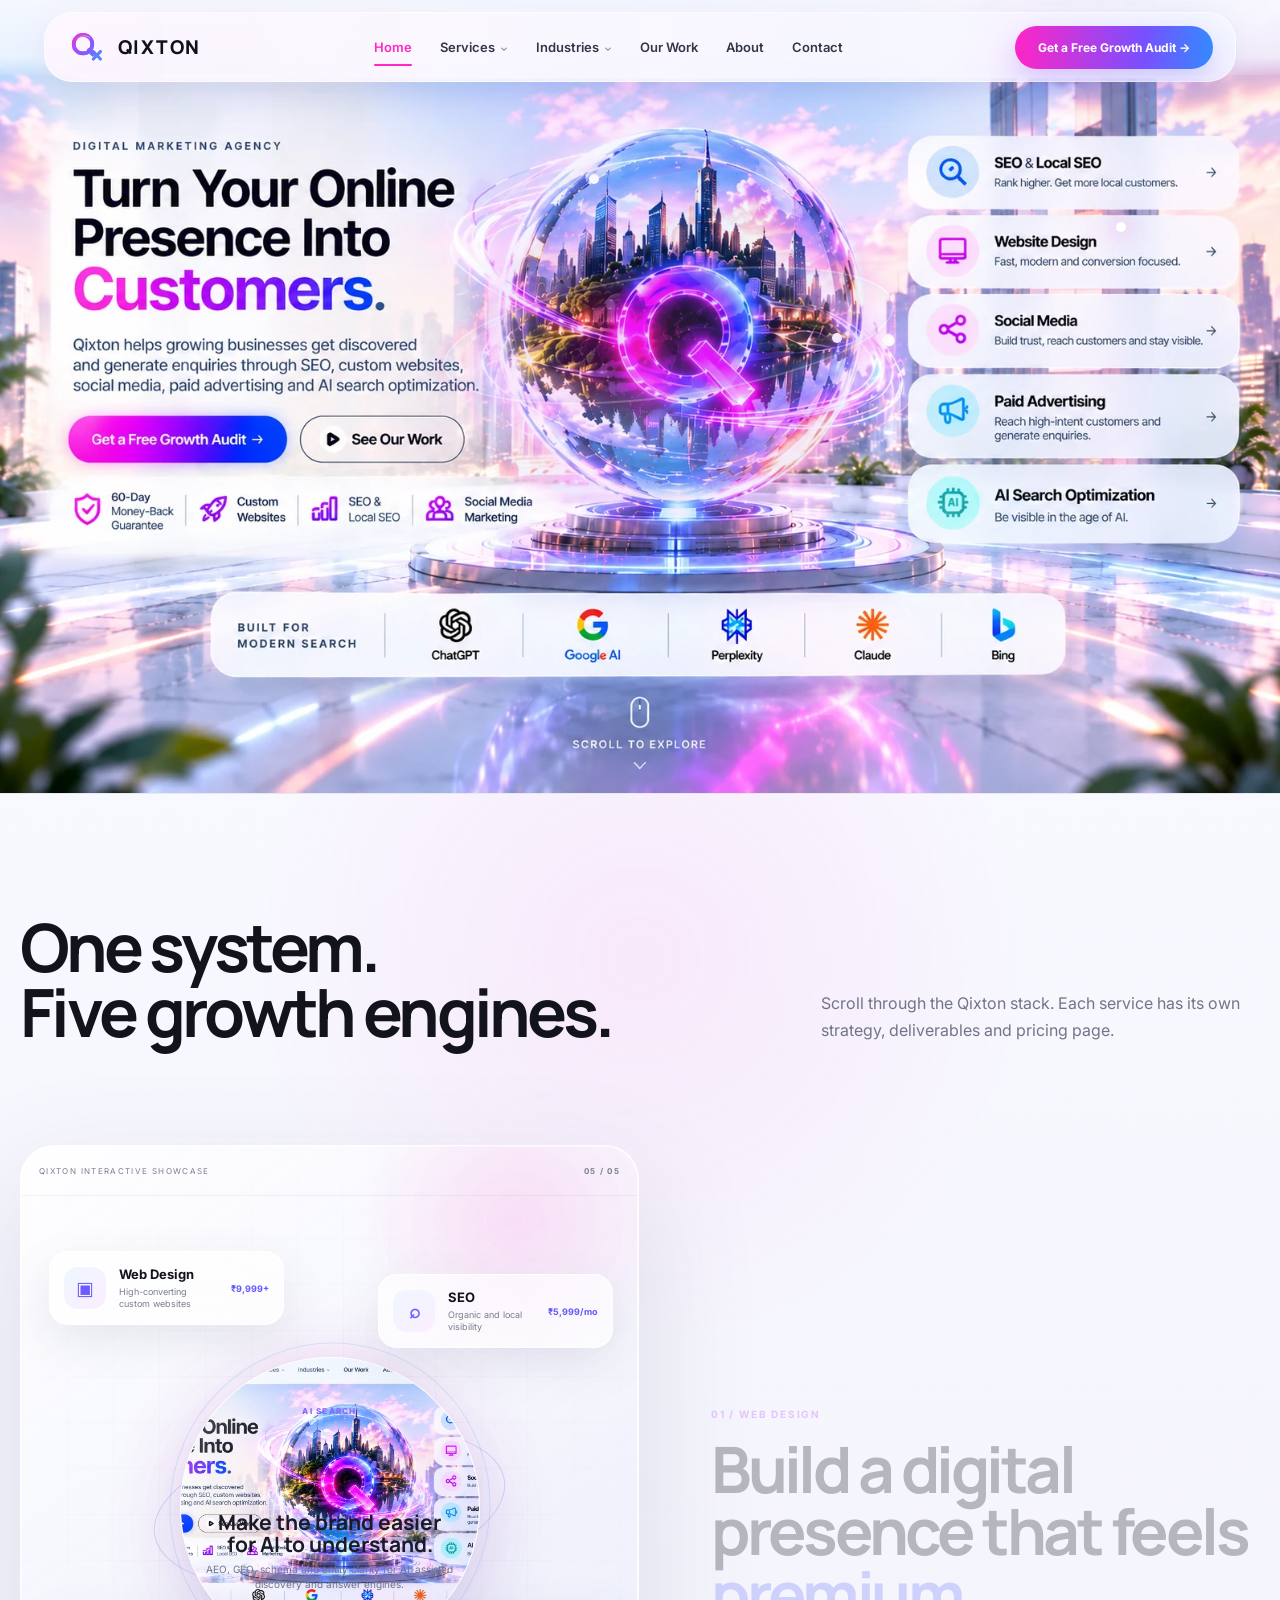
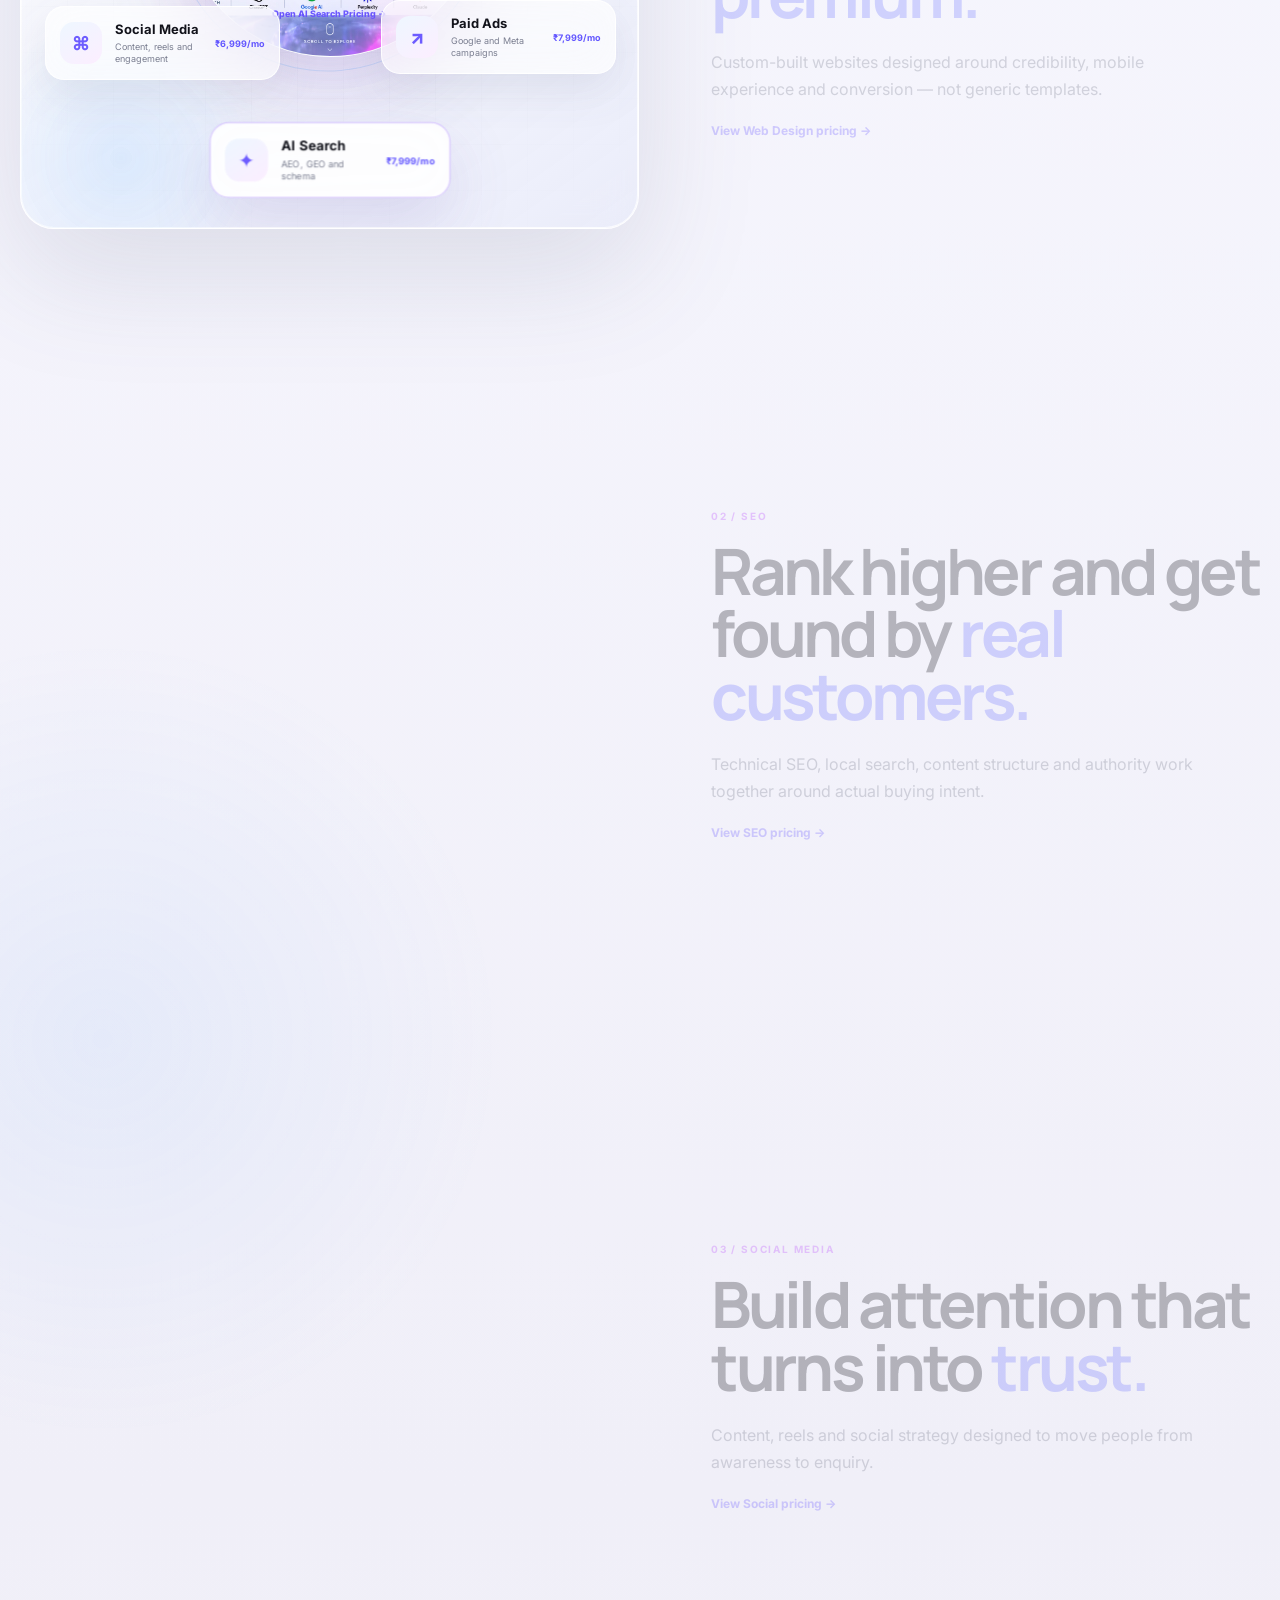
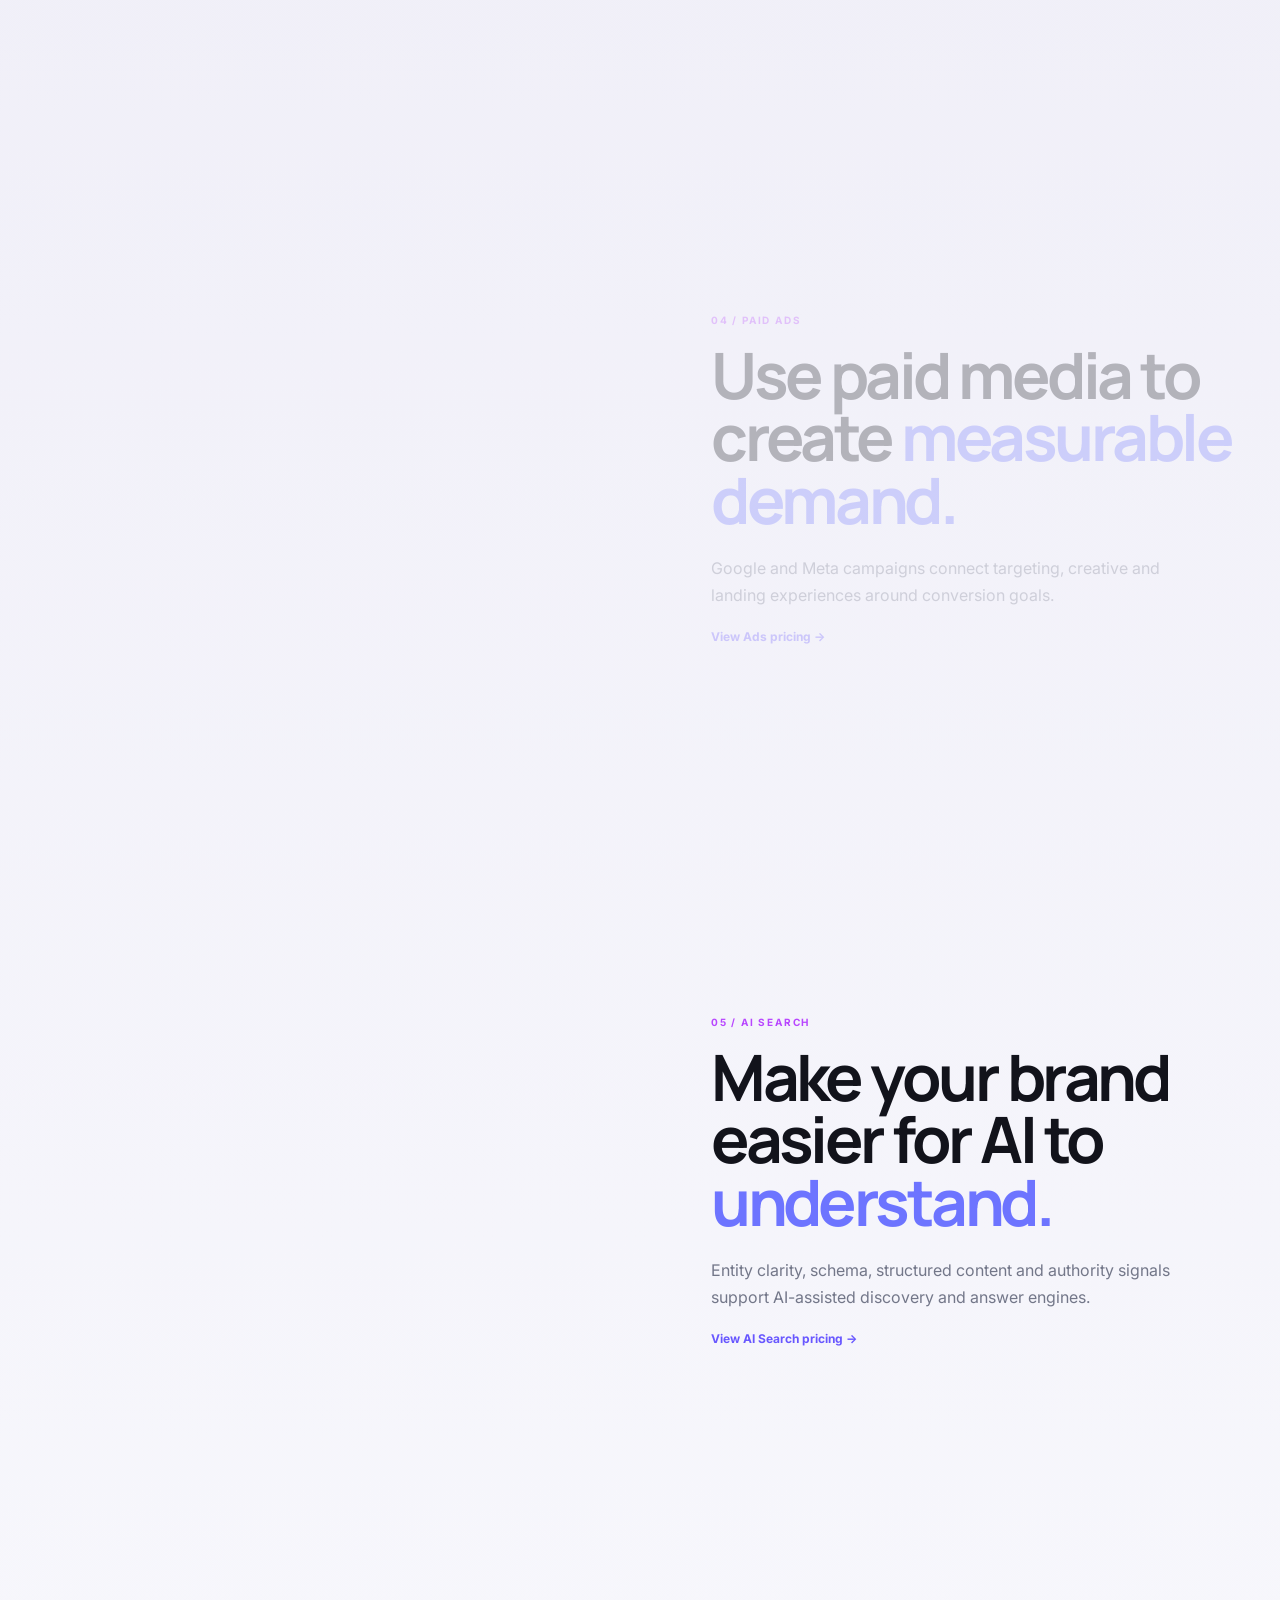
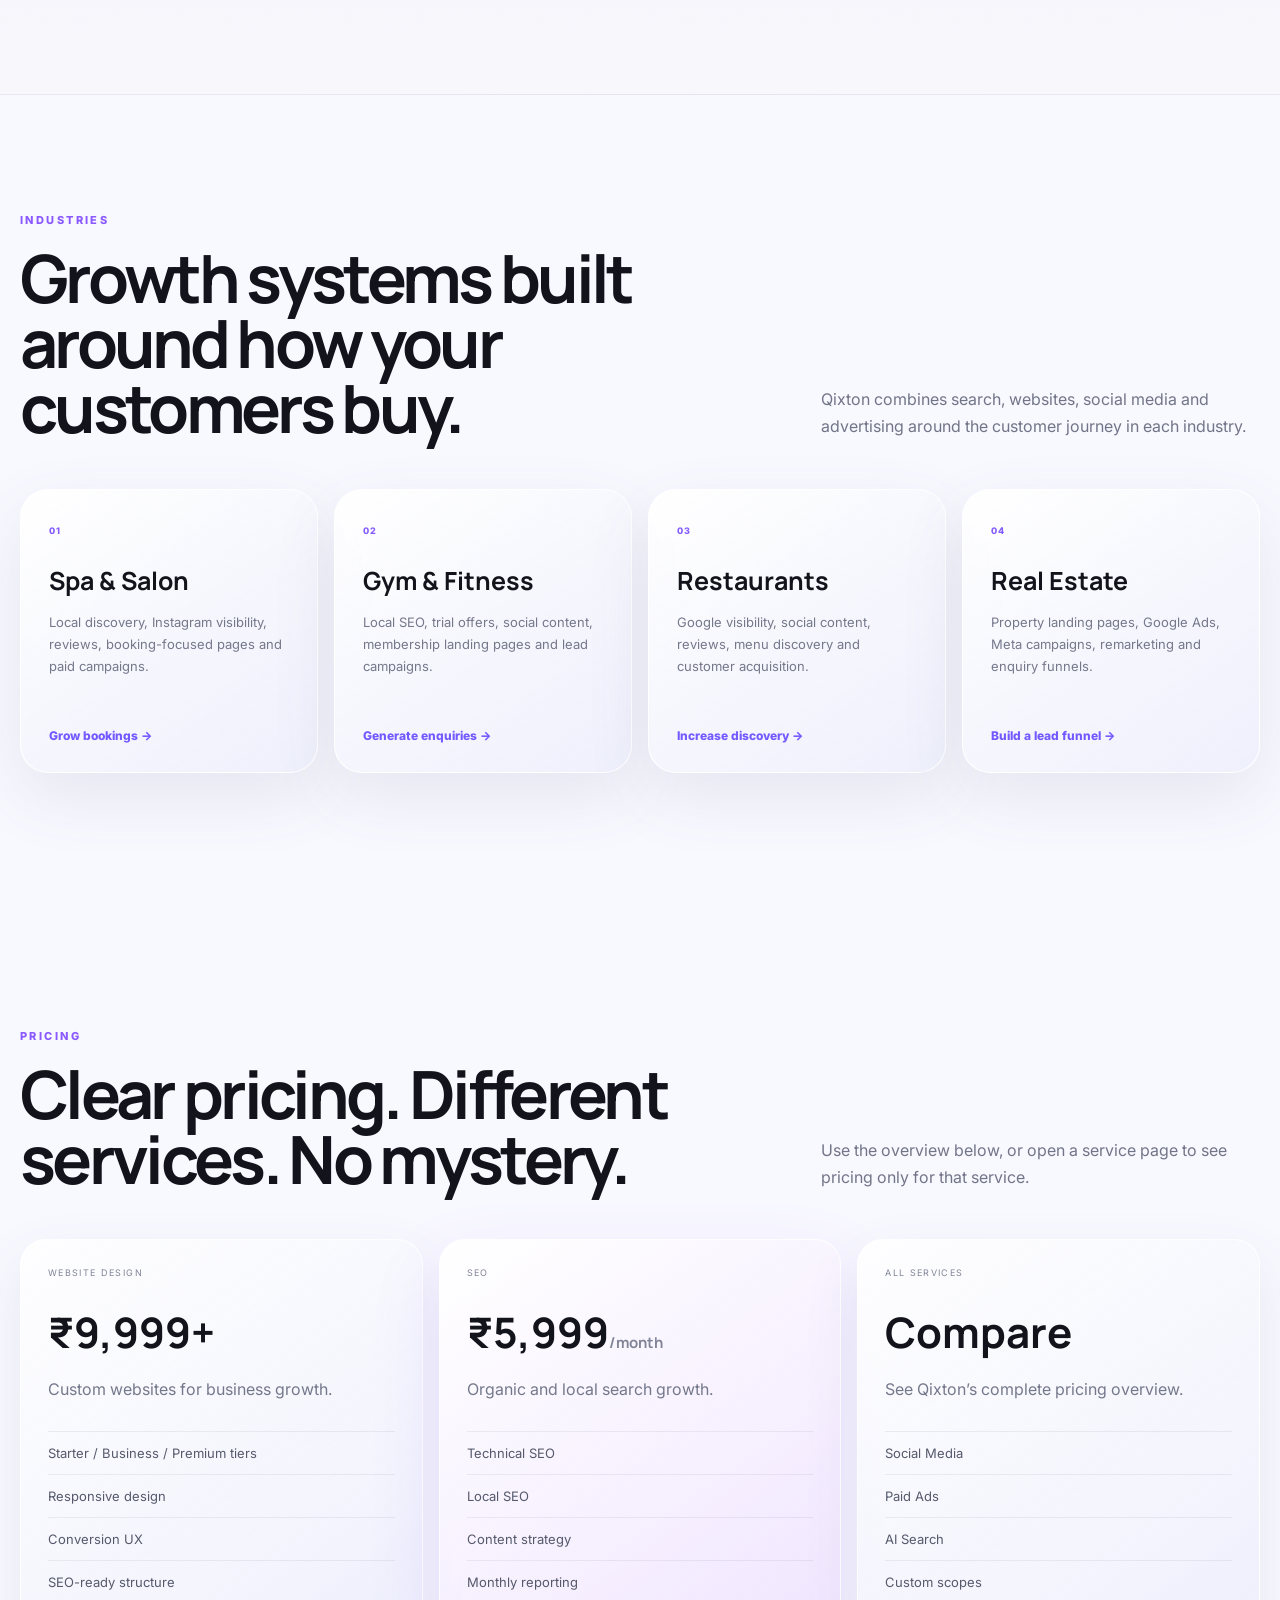
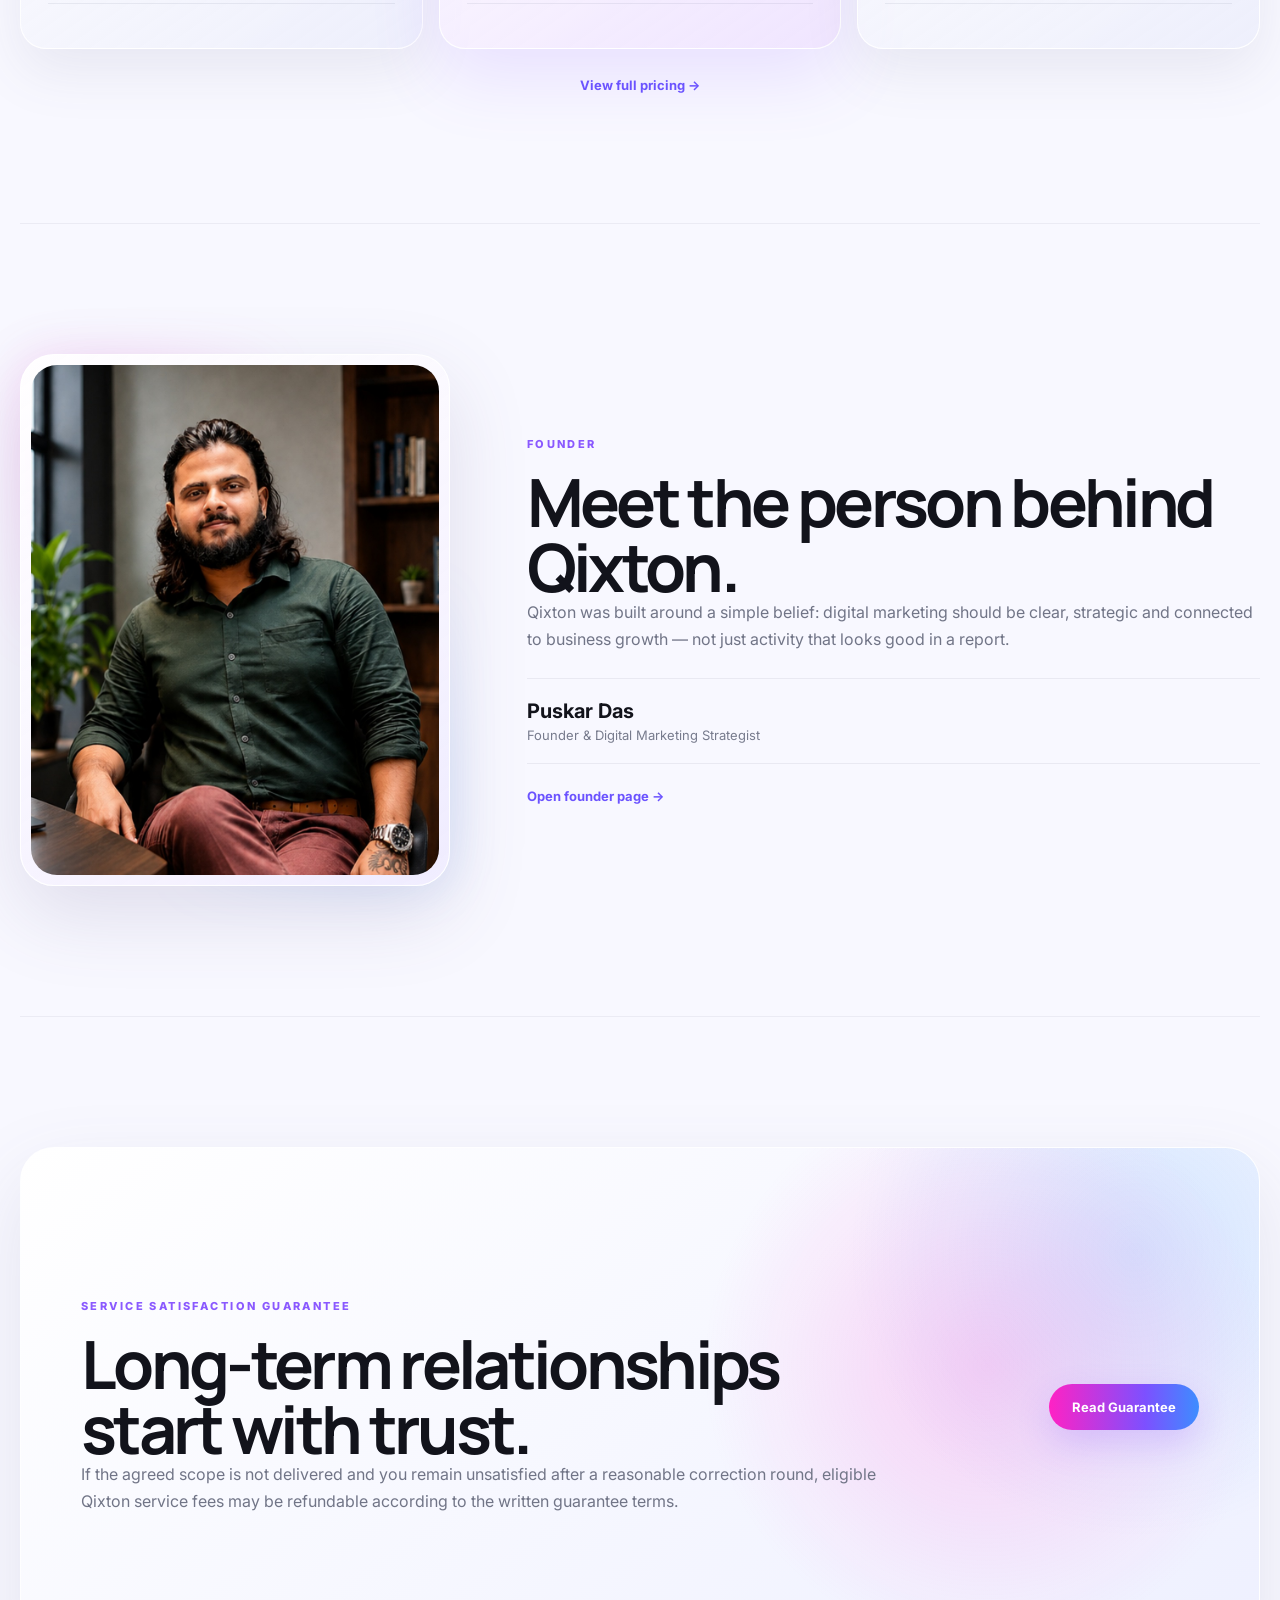
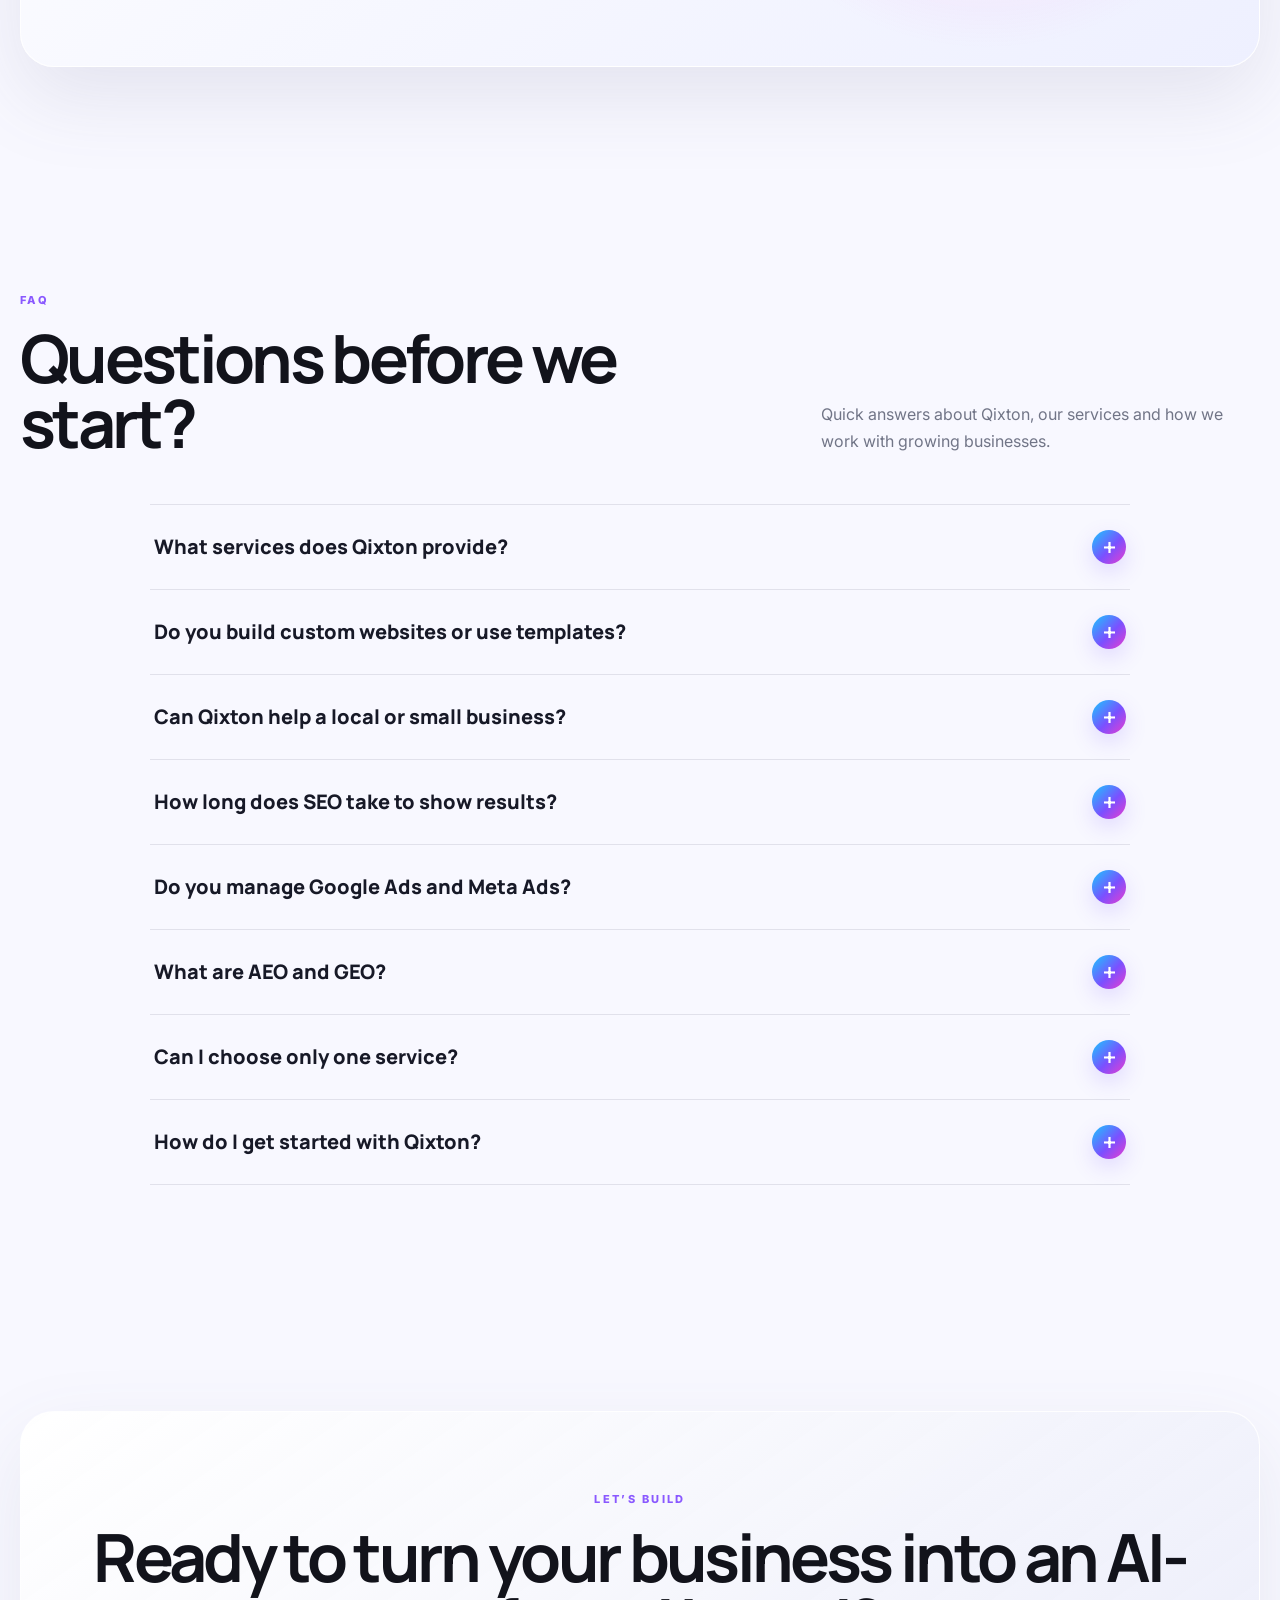
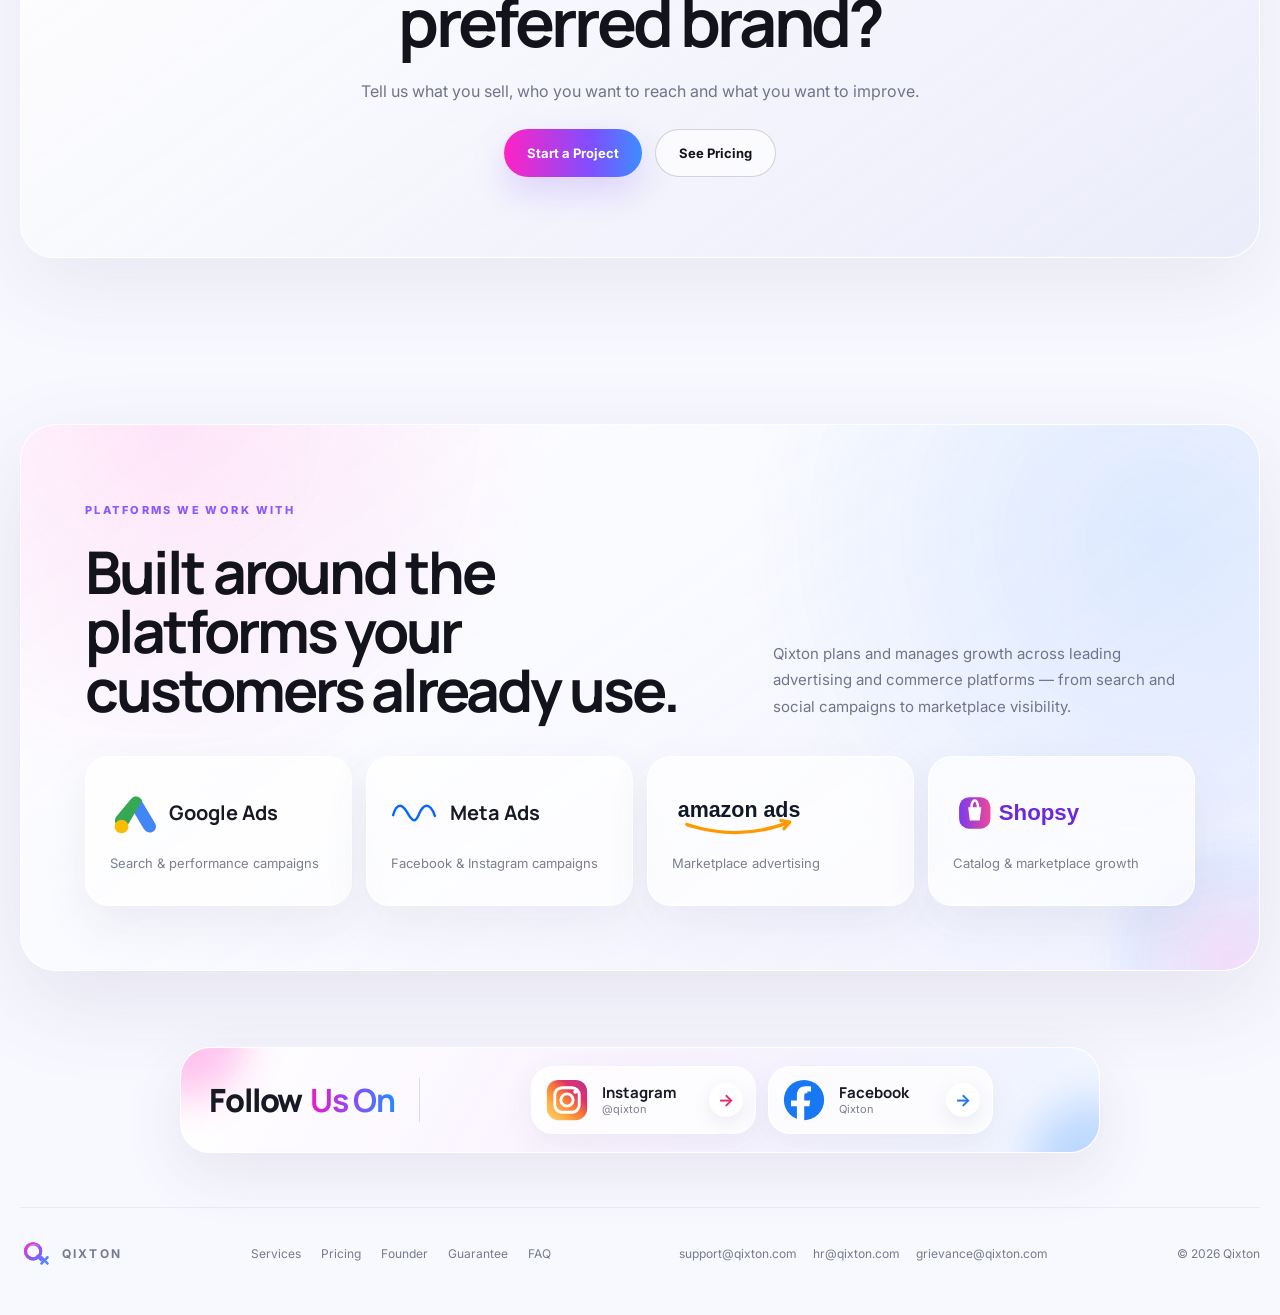
<file: index.html>
<!DOCTYPE html>

<html lang="en">
<head>
<!-- Google tag (gtag.js) -->
<script async src="https://www.googletagmanager.com/gtag/js?id=G-8XPJ436L1E"></script>
<script>
  window.dataLayer = window.dataLayer || [];
  function gtag(){dataLayer.push(arguments);}
  gtag('js', new Date());
  gtag('config', 'G-8XPJ436L1E');
</script>

<meta charset="utf-8"/>
<meta content="width=device-width, initial-scale=1" name="viewport"/>
<meta content="Qixton helps growing businesses generate enquiries through SEO, custom websites, social media, paid advertising and AI search optimization." name="description"/>
<title>Digital Marketing Agency for Growing Businesses | Qixton</title>
<link href="favicon.svg" rel="icon" type="image/svg+xml"/>
<link href="apple-touch-icon.png" rel="apple-touch-icon"/>
<meta content="#f8f7ff" name="theme-color"/>
<link href="https://fonts.googleapis.com" rel="preconnect"/>
<link crossorigin="" href="https://fonts.gstatic.com" rel="preconnect"/>
<link href="https://fonts.googleapis.com/css2?family=Inter:wght@400;500;600;700;800&amp;family=Manrope:wght@600;700;800&amp;display=swap" rel="stylesheet"/>
<link href="style.css" rel="stylesheet"/>

<script type="application/ld+json">
{
  "@context": "https://schema.org",
  "@type": "FAQPage",
  "mainEntity": [
    {
      "@type": "Question",
      "name": "What services does Qixton provide?",
      "acceptedAnswer": {
        "@type": "Answer",
        "text": "Qixton provides custom website design and development, SEO and local SEO, social media marketing, Google and Meta advertising, online reputation support, and AI search optimization including AEO and GEO."
      }
    },
    {
      "@type": "Question",
      "name": "Do you build custom websites or use templates?",
      "acceptedAnswer": {
        "@type": "Answer",
        "text": "Our website projects are built around the business, brand and conversion goals. We focus on responsive design, clear user journeys, performance and an SEO-ready structure rather than simply dropping content into a generic layout."
      }
    },
    {
      "@type": "Question",
      "name": "Can Qixton help a local or small business?",
      "acceptedAnswer": {
        "@type": "Answer",
        "text": "Yes. We work with local businesses, startups and growing brands. The strategy can focus on local search visibility, enquiries, bookings, calls, social growth or paid lead generation depending on the business goal."
      }
    },
    {
      "@type": "Question",
      "name": "How long does SEO take to show results?",
      "acceptedAnswer": {
        "@type": "Answer",
        "text": "SEO is a long-term growth channel rather than an instant result. Timing depends on your website, competition, location, search demand and current authority. We focus on measurable improvements in visibility, relevant traffic and enquiries instead of guaranteeing a specific ranking date."
      }
    },
    {
      "@type": "Question",
      "name": "Do you manage Google Ads and Meta Ads?",
      "acceptedAnswer": {
        "@type": "Answer",
        "text": "Yes. Qixton can plan and manage paid campaigns across Google, Facebook and Instagram, including targeting, campaign structure, creative direction, landing-page alignment and performance tracking."
      }
    },
    {
      "@type": "Question",
      "name": "What are AEO and GEO?",
      "acceptedAnswer": {
        "@type": "Answer",
        "text": "AEO and GEO help make your business content easier for search engines and AI-assisted discovery systems to understand. This can include structured content, schema, entity clarity, useful FAQs and stronger authority signals."
      }
    },
    {
      "@type": "Question",
      "name": "Can I choose only one service?",
      "acceptedAnswer": {
        "@type": "Answer",
        "text": "Yes. You can start with a single service such as website design, SEO, social media or paid ads, or combine services when an integrated strategy makes more sense for your goals."
      }
    },
    {
      "@type": "Question",
      "name": "How do I get started with Qixton?",
      "acceptedAnswer": {
        "@type": "Answer",
        "text": "Start by sending us your business details and what you want to improve. We can review your current online presence, discuss the goal and recommend an appropriate service or package before the project begins."
      }
    }
  ]
}
</script>
</head>
<body>
<div aria-hidden="true" class="cursor-glow"></div>
<header class="site-nav" id="siteNav">
<div class="shell nav-row-v2">
<a class="nav-brand-v2" href="#top"><img alt="Qixton" src="qx-mark.svg"/><span>QIXTON</span></a>
<button aria-label="Open menu" class="nav-mobile-btn" id="navMobileBtn">☰</button>
<nav aria-label="Primary navigation" class="nav-menu-v2" id="navMenuV2">
<a class="active" href="#top">Home</a>
<div class="nav-dropdown">
<button class="dropdown-toggle">Services <span>⌄</span></button>
<div class="dropdown-menu">
<a href="seo.html"><b>SEO &amp; Local SEO</b><span>Organic and local visibility</span></a>
<a href="web-design.html"><b>Website Design</b><span>Fast, modern, conversion-focused sites</span></a>
<a href="social-media.html"><b>Social Media</b><span>Content, reels and brand growth</span></a>
<a href="paid-ads.html"><b>Paid Advertising</b><span>Google and Meta campaigns</span></a>
<a href="ai-search.html"><b>AI Search Optimization</b><span>AEO, GEO and structured content</span></a>
<a href="pricing.html"><b>Pricing</b><span>Compare Qixton packages</span></a>
</div>
</div>
<div class="nav-dropdown">
<button class="dropdown-toggle">Industries <span>⌄</span></button>
<div class="dropdown-menu">
<a href="#industries"><b>Spa &amp; Salon</b><span>Bookings, local SEO and social growth</span></a>
<a href="#industries"><b>Gym &amp; Fitness</b><span>Membership and lead-generation systems</span></a>
<a href="#industries"><b>Restaurants</b><span>Local visibility and customer acquisition</span></a>
<a href="#industries"><b>Real Estate</b><span>Property enquiry and lead funnels</span></a>
</div>
</div>
<a href="#our-work">Our Work</a>
<a href="#about">About</a>
<a href="#contact">Contact</a>
</nav>
<div class="nav-actions-v2">
<a class="nav-get-started" href="#contact">Get a Free Growth Audit →</a>
</div>
</div>
</header>
<main id="top">
<section aria-label="Qixton homepage hero" class="hero-exact">
<img alt="Qixton digital marketing agency hero with SEO, website design, social media, paid advertising and AI search services" class="hero-reference" id="heroReference" src="hero-reference.webp"/>
<div class="mobile-hero-content">
  <div class="mobile-hero-copy">
    <span class="mobile-hero-kicker">DIGITAL MARKETING AGENCY</span>
    <h1>Turn Your Online Presence Into <span>Customers.</span></h1>
    <p>Qixton helps growing businesses get discovered and generate enquiries through SEO, custom websites, social media, paid advertising and AI search optimization.</p>
    <div class="mobile-hero-actions">
      <a class="gradient-btn" href="#contact">Get a Free Growth Audit →</a>
      <a class="outline-btn" href="#our-work">See Our Work</a>
    </div>
  </div>
  <div class="mobile-hero-orb" aria-hidden="true">
    <span class="mobile-orbit orbit-a"></span>
    <span class="mobile-orbit orbit-b"></span>
    <span class="mobile-orb-core"><img alt="" src="qx-mark.svg"/></span>
  </div>
  <div class="mobile-service-pills" aria-label="Qixton services">
    <a href="seo.html">SEO &amp; Local SEO</a>
    <a href="web-design.html">Website Design</a>
    <a href="social-media.html">Social Media</a>
    <a href="paid-ads.html">Paid Advertising</a>
    <a href="ai-search.html">AI Search</a>
  </div>
</div>
<div class="hero-shine shine-a"></div>
<div class="hero-shine shine-b"></div>
<div class="hero-particle hp1"></div><div class="hero-particle hp2"></div><div class="hero-particle hp3"></div>
<div class="hero-globe-motion" aria-hidden="true">
  <span class="globe-halo"></span>
  <span class="globe-orbit globe-orbit-a"></span>
  <span class="globe-orbit globe-orbit-b"></span>
  <span class="globe-sheen"></span>
</div>
<!-- Clickable hero service cards -->
<a aria-label="Get a free growth audit" class="hotspot hs-getstarted" href="#contact"></a>
<a aria-label="Get a free growth audit" class="hotspot hs-herocta" href="#contact"></a>
<a aria-label="See our work" class="hotspot hs-work" href="#our-work"></a>
<a aria-label="SEO and local SEO services" class="hotspot hs-web" href="seo.html"></a>
<a aria-label="Website design services" class="hotspot hs-seo" href="web-design.html"></a>
<a aria-label="Social media marketing" class="hotspot hs-social" href="social-media.html"></a>
<a aria-label="Paid advertising" class="hotspot hs-ads" href="paid-ads.html"></a>
<a aria-label="AI search optimization" class="hotspot hs-ai" href="ai-search.html"></a>
</section>
<section class="story-light story-v2" id="services">
<div class="shell section-heading services-title">
<h2>One system.<br/>Five growth engines.</h2>
<p>Scroll through the Qixton stack. Each service has its own strategy, deliverables and pricing page.</p>
</div>
<div class="shell story-grid-v2">
<div class="sticky-showcase-v2">
<div class="design3-stage">
<div class="stage-ambient sa1"></div><div class="stage-ambient sa2"></div>
<div class="stage-topline"><span>QIXTON INTERACTIVE SHOWCASE</span><b id="stageIndex">01 / 05</b></div>
<div class="showcase-orb-wrap">
<div class="showcase-ring r1"></div>
<div class="showcase-ring r2"></div>
<div class="showcase-orb">
<img alt="" src="hero-reference.webp"/>
</div>
<div class="pedestal"></div>
</div>
<a class="stage-service-card active" data-service-card="web" href="web-design.html">
<span class="svc-icon">▣</span><div><b>Web Design</b><small>High-converting custom websites</small></div><em>₹9,999+</em>
</a>
<a class="stage-service-card" data-service-card="seo" href="seo.html">
<span class="svc-icon">⌕</span><div><b>SEO</b><small>Organic and local visibility</small></div><em>₹5,999/mo</em>
</a>
<a class="stage-service-card" data-service-card="social" href="social-media.html">
<span class="svc-icon">⌘</span><div><b>Social Media</b><small>Content, reels and engagement</small></div><em>₹6,999/mo</em>
</a>
<a class="stage-service-card" data-service-card="ads" href="paid-ads.html">
<span class="svc-icon">↗</span><div><b>Paid Ads</b><small>Google and Meta campaigns</small></div><em>₹7,999/mo</em>
</a>
<a class="stage-service-card" data-service-card="ai" href="ai-search.html">
<span class="svc-icon">✦</span><div><b>AI Search</b><small>AEO, GEO and schema</small></div><em>₹7,999/mo</em>
</a>
<div class="stage-active-copy">
<small id="stageEyebrow">WEB DESIGN</small>
<strong id="stageTitle">A premium digital first impression.</strong>
<p id="stageBody">Custom-built websites designed around trust, clarity, speed and conversion.</p>
<a href="web-design.html" id="stageLink">Open Web Design Pricing →</a>
</div>
</div>
</div>
<div class="story-copy story-copy-v2">
<article class="story-step active" data-index="01 / 05" data-step="web"><span>01 / WEB DESIGN</span><h2>Build a digital presence that feels <em>premium.</em></h2><p>Custom-built websites designed around credibility, mobile experience and conversion — not generic templates.</p><a href="web-design.html">View Web Design pricing →</a></article>
<article class="story-step" data-index="02 / 05" data-step="seo"><span>02 / SEO</span><h2>Rank higher and get found by <em>real customers.</em></h2><p>Technical SEO, local search, content structure and authority work together around actual buying intent.</p><a href="seo.html">View SEO pricing →</a></article>
<article class="story-step" data-index="03 / 05" data-step="social"><span>03 / SOCIAL MEDIA</span><h2>Build attention that turns into <em>trust.</em></h2><p>Content, reels and social strategy designed to move people from awareness to enquiry.</p><a href="social-media.html">View Social pricing →</a></article>
<article class="story-step" data-index="04 / 05" data-step="ads"><span>04 / PAID ADS</span><h2>Use paid media to create <em>measurable demand.</em></h2><p>Google and Meta campaigns connect targeting, creative and landing experiences around conversion goals.</p><a href="paid-ads.html">View Ads pricing →</a></article>
<article class="story-step" data-index="05 / 05" data-step="ai"><span>05 / AI SEARCH</span><h2>Make your brand easier for AI to <em>understand.</em></h2><p>Entity clarity, schema, structured content and authority signals support AI-assisted discovery and answer engines.</p><a href="ai-search.html">View AI Search pricing →</a></article>
</div>
</div>
</section>
<section class="industries-light shell" id="industries">
<div class="section-kicker">INDUSTRIES</div>
<div class="section-heading"><h2>Growth systems built around how your customers buy.</h2><p>Qixton combines search, websites, social media and advertising around the customer journey in each industry.</p></div>
<div class="industry-grid">
<article><span>01</span><h3>Spa &amp; Salon</h3><p>Local discovery, Instagram visibility, reviews, booking-focused pages and paid campaigns.</p><a href="#contact">Grow bookings →</a></article>
<article><span>02</span><h3>Gym &amp; Fitness</h3><p>Local SEO, trial offers, social content, membership landing pages and lead campaigns.</p><a href="#contact">Generate enquiries →</a></article>
<article><span>03</span><h3>Restaurants</h3><p>Google visibility, social content, reviews, menu discovery and customer acquisition.</p><a href="#contact">Increase discovery →</a></article>
<article><span>04</span><h3>Real Estate</h3><p>Property landing pages, Google Ads, Meta campaigns, remarketing and enquiry funnels.</p><a href="#contact">Build a lead funnel →</a></article>
</div>
</section><section class="pricing-light shell" id="pricing">
<div class="section-kicker">PRICING</div>
<div class="section-heading"><h2>Clear pricing. Different services. No mystery.</h2><p>Use the overview below, or open a service page to see pricing only for that service.</p></div>
<div class="pricing-grid">
<a class="price-card" href="web-design.html#pricing"><small>WEBSITE DESIGN</small><h3>₹9,999+</h3><p>Custom websites for business growth.</p><ul><li>Starter / Business / Premium tiers</li><li>Responsive design</li><li>Conversion UX</li><li>SEO-ready structure</li></ul></a>
<a class="price-card featured" href="seo.html#pricing"><small>SEO</small><h3>₹5,999<span>/month</span></h3><p>Organic and local search growth.</p><ul><li>Technical SEO</li><li>Local SEO</li><li>Content strategy</li><li>Monthly reporting</li></ul></a>
<a class="price-card" href="pricing.html"><small>ALL SERVICES</small><h3>Compare</h3><p>See Qixton’s complete pricing overview.</p><ul><li>Social Media</li><li>Paid Ads</li><li>AI Search</li><li>Custom scopes</li></ul></a>
</div>
<a class="page-link" href="pricing.html">View full pricing →</a>
</section>
<section class="founder-light shell" id="about">
<div class="founder-photo"><img alt="Puskar Das, Founder of Qixton" src="founder-puskar.jpg"/></div>
<div class="founder-copy"><div class="section-kicker">FOUNDER</div><h2>Meet the person behind Qixton.</h2><p>Qixton was built around a simple belief: digital marketing should be clear, strategic and connected to business growth — not just activity that looks good in a report.</p><div class="founder-sign"><b>Puskar Das</b><span>Founder &amp; Digital Marketing Strategist</span></div><a class="page-link left" href="founder.html">Open founder page →</a></div>
</section>
<section class="guarantee-light shell">
<div class="guarantee-card"><div><div class="section-kicker">SERVICE SATISFACTION GUARANTEE</div><h2>Long-term relationships start with trust.</h2><p>If the agreed scope is not delivered and you remain unsatisfied after a reasonable correction round, eligible Qixton service fees may be refundable according to the written guarantee terms.</p></div><a class="gradient-btn" href="guarantee.html">Read Guarantee</a></div>
</section>

<section class="faq-light shell" id="faq">
  <div class="section-kicker">FAQ</div>
  <div class="section-heading faq-heading">
    <h2>Questions before we start?</h2>
    <p>Quick answers about Qixton, our services and how we work with growing businesses.</p>
  </div>
  <div class="faq-list">
    <details class="faq-item">
      <summary>What services does Qixton provide?<span aria-hidden="true">+</span></summary>
      <div class="faq-answer"><p>Qixton provides custom website design and development, SEO and local SEO, social media marketing, Google and Meta advertising, online reputation support, and AI search optimization including AEO and GEO.</p></div>
    </details>
    <details class="faq-item">
      <summary>Do you build custom websites or use templates?<span aria-hidden="true">+</span></summary>
      <div class="faq-answer"><p>Our website projects are built around the business, brand and conversion goals. We focus on responsive design, clear user journeys, performance and an SEO-ready structure rather than simply dropping content into a generic layout.</p></div>
    </details>
    <details class="faq-item">
      <summary>Can Qixton help a local or small business?<span aria-hidden="true">+</span></summary>
      <div class="faq-answer"><p>Yes. We work with local businesses, startups and growing brands. The strategy can focus on local search visibility, enquiries, bookings, calls, social growth or paid lead generation depending on the business goal.</p></div>
    </details>
    <details class="faq-item">
      <summary>How long does SEO take to show results?<span aria-hidden="true">+</span></summary>
      <div class="faq-answer"><p>SEO is a long-term growth channel rather than an instant result. Timing depends on your website, competition, location, search demand and current authority. We focus on measurable improvements in visibility, relevant traffic and enquiries instead of guaranteeing a specific ranking date.</p></div>
    </details>
    <details class="faq-item">
      <summary>Do you manage Google Ads and Meta Ads?<span aria-hidden="true">+</span></summary>
      <div class="faq-answer"><p>Yes. Qixton can plan and manage paid campaigns across Google, Facebook and Instagram, including targeting, campaign structure, creative direction, landing-page alignment and performance tracking.</p></div>
    </details>
    <details class="faq-item">
      <summary>What are AEO and GEO?<span aria-hidden="true">+</span></summary>
      <div class="faq-answer"><p>AEO and GEO help make your business content easier for search engines and AI-assisted discovery systems to understand. This can include structured content, schema, entity clarity, useful FAQs and stronger authority signals.</p></div>
    </details>
    <details class="faq-item">
      <summary>Can I choose only one service?<span aria-hidden="true">+</span></summary>
      <div class="faq-answer"><p>Yes. You can start with a single service such as website design, SEO, social media or paid ads, or combine services when an integrated strategy makes more sense for your goals.</p></div>
    </details>
    <details class="faq-item">
      <summary>How do I get started with Qixton?<span aria-hidden="true">+</span></summary>
      <div class="faq-answer"><p>Start by sending us your business details and what you want to improve. We can review your current online presence, discuss the goal and recommend an appropriate service or package before the project begins.</p></div>
    </details>
  </div>
</section>
<section class="contact-light shell" id="contact">
<div class="contact-card"><div class="section-kicker">LET’S BUILD</div><h2>Ready to turn your business into an AI-preferred brand?</h2><p>Tell us what you sell, who you want to reach and what you want to improve.</p><div class="contact-actions"><a class="gradient-btn" href="contact-form.html">Start a Project</a><a class="outline-btn" href="pricing.html">See Pricing</a></div></div>
</section>
<section class="partners-end shell" id="partners">
  <div class="partners-end-card">
    <div class="partners-end-copy">
      <div class="section-kicker">PLATFORMS WE WORK WITH</div>
      <h2>Built around the platforms your customers already use.</h2>
      <p>Qixton plans and manages growth across leading advertising and commerce platforms — from search and social campaigns to marketplace visibility.</p>
    </div>
    <div class="partners-logo-grid" aria-label="Platforms Qixton works with">
      <article class="partner-logo-card google-partner">
        <div class="partner-logo-lockup"><img src="google-ads-logo.svg" alt="Google Ads logo"><strong>Google Ads</strong></div>
        <span>Search &amp; performance campaigns</span>
      </article>
      <article class="partner-logo-card meta-partner">
        <div class="partner-logo-lockup"><img src="meta-logo.svg" alt="Meta logo"><strong>Meta Ads</strong></div>
        <span>Facebook &amp; Instagram campaigns</span>
      </article>
      <article class="partner-logo-card amazon-partner">
        <img class="partner-wordmark" src="amazon-ads-logo.svg" alt="Amazon Ads logo">
        <span>Marketplace advertising</span>
      </article>
      <article class="partner-logo-card shopsy-partner">
        <img class="partner-wordmark" src="shopsy-logo.svg" alt="Shopsy logo">
        <span>Catalog &amp; marketplace growth</span>
      </article>
    </div>
  </div>
</section>
<section class="social-follow shell" aria-labelledby="socialFollowTitle">
  <div class="social-follow-card">
    <div class="social-follow-title" id="socialFollowTitle"><span>Follow</span> <strong>Us On</strong></div>
    <div class="social-follow-links">
      <a class="social-follow-link instagram" href="https://www.instagram.com/qixton?stkn=MWM4N2Zqc3AzZ203OA%3D%3D&amp;utm_source=qr" target="_blank" rel="noopener noreferrer" aria-label="Follow Qixton on Instagram">
        <img src="instagram-icon.svg" alt="" aria-hidden="true">
        <span><b>Instagram</b><small>@qixton</small></span>
        <em aria-hidden="true">→</em>
      </a>
      <a class="social-follow-link facebook" href="https://www.facebook.com/share/1Dnm8bhb3w/?mibextid=wwXIfr" target="_blank" rel="noopener noreferrer" aria-label="Follow Qixton on Facebook">
        <img src="facebook-icon.svg" alt="" aria-hidden="true">
        <span><b>Facebook</b><small>Qixton</small></span>
        <em aria-hidden="true">→</em>
      </a>
    </div>
  </div>
</section>
</main>
<footer class="footer-light shell"><div class="footer-brand"><img alt="" src="qx-mark.svg"/><b>QIXTON</b></div><div><a href="#services">Services</a><a href="pricing.html">Pricing</a><a href="founder.html">Founder</a><a href="guarantee.html">Guarantee</a><a href="#faq">FAQ</a></div><div class="footer-emails"><a href="mailto:support@qixton.com">support@qixton.com</a><a href="mailto:hr@qixton.com">hr@qixton.com</a><a href="mailto:grievance@qixton.com">grievance@qixton.com</a></div><span>© <span id="year"></span> Qixton</span></footer>
<script src="script.js"></script>
</body>
</html>
</file>
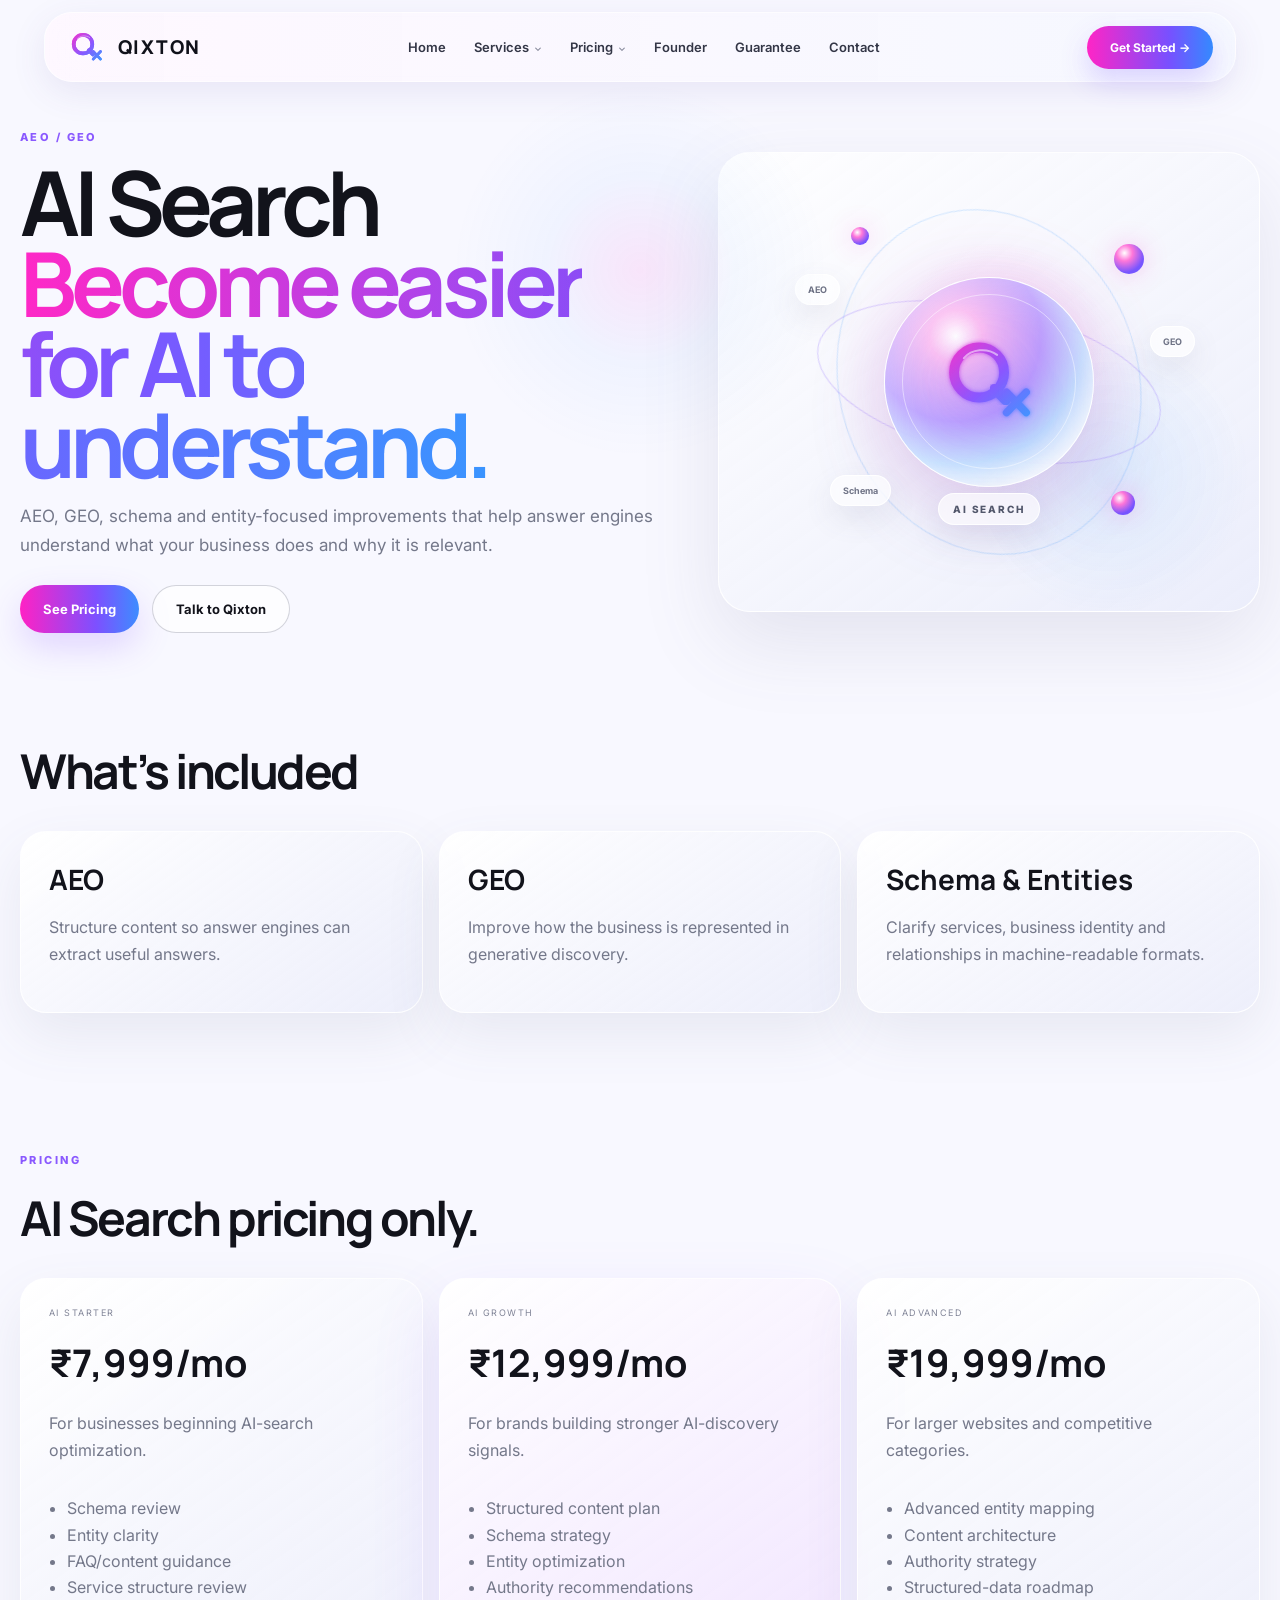
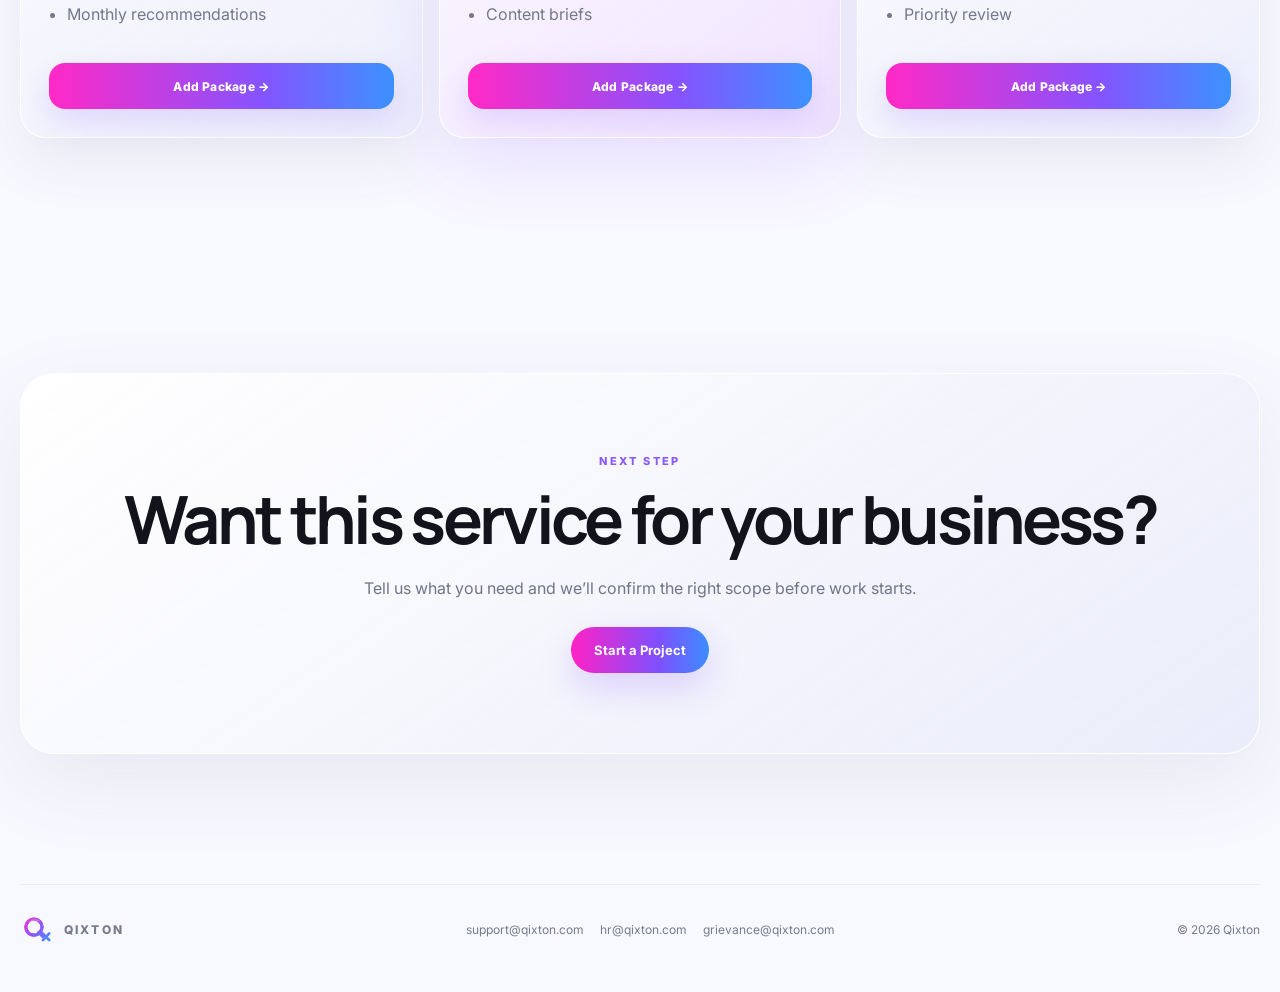
<file: ai-search.html>
<!DOCTYPE html>

<html lang="en">
<head>
<!-- Google tag (gtag.js) -->
<script async src="https://www.googletagmanager.com/gtag/js?id=G-8XPJ436L1E"></script>
<script>
  window.dataLayer = window.dataLayer || [];
  function gtag(){dataLayer.push(arguments);}
  gtag('js', new Date());
  gtag('config', 'G-8XPJ436L1E');
</script>

<meta charset="utf-8"/><meta content="width=device-width,initial-scale=1" name="viewport"/>
<meta content="AEO, GEO, schema and entity-focused improvements that help answer engines understand what your business does and why it is relevant." name="description"/>
<title>AI Search — Qixton</title>
<link href="favicon.svg" rel="icon" type="image/svg+xml"/><link href="apple-touch-icon.png" rel="apple-touch-icon"/><meta content="#f8f7ff" name="theme-color"/>
<link href="https://fonts.googleapis.com" rel="preconnect"/><link crossorigin="" href="https://fonts.gstatic.com" rel="preconnect"/>
<link href="https://fonts.googleapis.com/css2?family=Inter:wght@400;500;600;700;800&amp;family=Manrope:wght@600;700;800&amp;display=swap" rel="stylesheet"/>
<link href="style.css" rel="stylesheet"/>
</head>
<body><div class="cursor-glow"></div>
<header class="site-nav scrolled" id="siteNav">
<div class="shell nav-row-v2">
<a class="nav-brand-v2" href="index.html"><img alt="" src="qx-mark.svg"/><span>QIXTON</span></a>
<button aria-label="Open menu" class="nav-mobile-btn" id="navMobileBtn">☰</button>
<nav class="nav-menu-v2" id="navMenuV2">
<a href="index.html">Home</a>
<div class="nav-dropdown">
<button class="dropdown-toggle">Services <span>⌄</span></button>
<div class="dropdown-menu">
<a href="web-design.html"><b>Web Design</b><span>Websites &amp; conversion UX</span></a>
<a href="seo.html"><b>SEO</b><span>Organic &amp; local search</span></a>
<a href="social-media.html"><b>Social Media</b><span>Content, reels &amp; community</span></a>
<a href="paid-ads.html"><b>Paid Ads</b><span>Google &amp; Meta campaigns</span></a>
<a href="ai-search.html"><b>AI Search</b><span>AEO, GEO &amp; schema</span></a>
</div>
</div>
<div class="nav-dropdown">
<button class="dropdown-toggle">Pricing <span>⌄</span></button>
<div class="dropdown-menu pricing-drop">
<a href="pricing.html"><b>All Pricing</b><span>Compare Qixton packages</span></a>
<a href="web-design.html#pricing"><b>Website Pricing</b><span>From ₹9,999</span></a>
<a href="seo.html#pricing"><b>SEO Pricing</b><span>From ₹5,999/mo</span></a>
<a href="social-media.html#pricing"><b>Social Pricing</b><span>From ₹6,999/mo</span></a>
<a href="paid-ads.html#pricing"><b>Ads Pricing</b><span>From ₹7,999/mo</span></a>
<a href="ai-search.html#pricing"><b>AI Search Pricing</b><span>From ₹7,999/mo</span></a>
</div>
</div>
<a href="founder.html">Founder</a>
<a href="guarantee.html">Guarantee</a>
<a href="index.html#contact">Contact</a>
</nav>
<div class="nav-actions-v2">

<a class="nav-get-started" href="index.html#contact">Get Started →</a>
</div>
</div>
</header>
<main class="shell">
<section class="service-hero">
<div><div class="section-kicker">AEO / GEO</div><h1>AI Search<br/><span>Become easier for AI to understand.</span></h1><p>AEO, GEO, schema and entity-focused improvements that help answer engines understand what your business does and why it is relevant.</p><div class="contact-actions" style="justify-content:flex-start;margin-top:24px"><a class="gradient-btn" href="#pricing">See Pricing</a><a class="outline-btn" href="contact-form.html?service=AI+Search">Talk to Qixton</a></div></div>
<div class="service-hero-visual">
<div class="service-cosmos">
<div class="cosmos-ring cr-a"></div>
<div class="cosmos-ring cr-b"></div>
<div class="cosmos-particle cp1"></div><div class="cosmos-particle cp2"></div><div class="cosmos-particle cp3"></div>
<div class="cosmos-core"><img alt="Qixton" src="qx-mark.svg"/></div>
<div class="cosmos-title">AI SEARCH</div>
<span class="cosmos-chip chip-a">AEO</span>
<span class="cosmos-chip chip-b">GEO</span>
<span class="cosmos-chip chip-c">Schema</span>
</div>
</div>
</section>
<section class="service-page-section"><h2>What’s included</h2><div class="inner-grid-3"><article class="inner-card-light"><h3>AEO</h3><p>Structure content so answer engines can extract useful answers.</p></article><article class="inner-card-light"><h3>GEO</h3><p>Improve how the business is represented in generative discovery.</p></article><article class="inner-card-light"><h3>Schema &amp; Entities</h3><p>Clarify services, business identity and relationships in machine-readable formats.</p></article></div></section>
<section class="service-page-section" id="pricing"><div class="section-kicker">PRICING</div><h2>AI Search pricing only.</h2><div class="service-price-grid"><article class="service-price-card"><small>AI STARTER</small><h3>₹7,999/mo</h3><p>For businesses beginning AI-search optimization.</p><ul><li>Schema review</li><li>Entity clarity</li><li>FAQ/content guidance</li><li>Service structure review</li><li>Monthly recommendations</li></ul><a class="add-package-btn" href="contact-form.html?service=AI+Search&amp;package=AI+STARTER&amp;price=%E2%82%B97%2C999%2Fmo">Add Package →</a></article><article class="service-price-card featured"><small>AI GROWTH</small><h3>₹12,999/mo</h3><p>For brands building stronger AI-discovery signals.</p><ul><li>Structured content plan</li><li>Schema strategy</li><li>Entity optimization</li><li>Authority recommendations</li><li>Content briefs</li></ul><a class="add-package-btn" href="contact-form.html?service=AI+Search&amp;package=AI+GROWTH&amp;price=%E2%82%B912%2C999%2Fmo">Add Package →</a></article><article class="service-price-card"><small>AI ADVANCED</small><h3>₹19,999/mo</h3><p>For larger websites and competitive categories.</p><ul><li>Advanced entity mapping</li><li>Content architecture</li><li>Authority strategy</li><li>Structured-data roadmap</li><li>Priority review</li></ul><a class="add-package-btn" href="contact-form.html?service=AI+Search&amp;package=AI+ADVANCED&amp;price=%E2%82%B919%2C999%2Fmo">Add Package →</a></article></div></section>
<section class="contact-light"><div class="contact-card"><div class="section-kicker">NEXT STEP</div><h2>Want this service for your business?</h2><p>Tell us what you need and we’ll confirm the right scope before work starts.</p><a class="gradient-btn" href="contact-form.html?service=AI+Search">Start a Project</a></div></section>
</main>
<footer class="inner-footer shell"><a class="inner-brand" href="index.html"><img alt="" src="qx-mark.svg"/><span>QIXTON</span></a><div class="footer-emails"><a href="mailto:support@qixton.com">support@qixton.com</a><a href="mailto:hr@qixton.com">hr@qixton.com</a><a href="mailto:grievance@qixton.com">grievance@qixton.com</a></div><span>© <span id="year"></span> Qixton</span></footer>
<script src="script.js"></script></body></html>
</file>
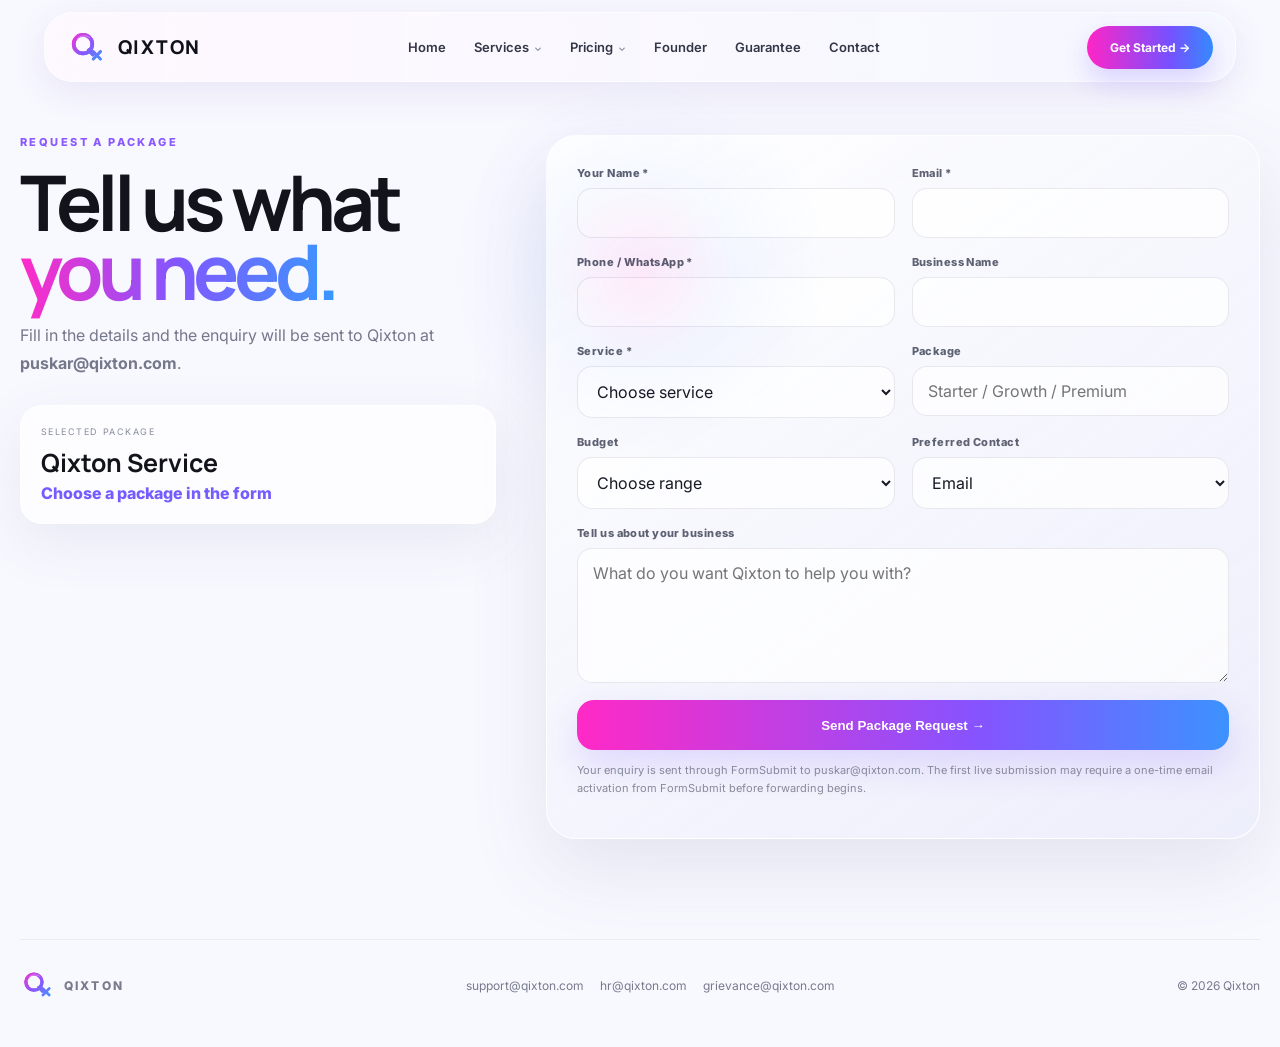
<file: contact-form.html>
<!DOCTYPE html>

<html lang="en">
<head>
<!-- Google tag (gtag.js) -->
<script async src="https://www.googletagmanager.com/gtag/js?id=G-8XPJ436L1E"></script>
<script>
  window.dataLayer = window.dataLayer || [];
  function gtag(){dataLayer.push(arguments);}
  gtag('js', new Date());
  gtag('config', 'G-8XPJ436L1E');
</script>

<meta charset="utf-8"/><meta content="width=device-width,initial-scale=1" name="viewport"/>
<meta content="Contact Qixton and request a digital marketing package." name="description"/><meta content="#f8f7ff" name="theme-color"/>
<title>Request a Package — Qixton</title>
<link href="favicon.svg" rel="icon" type="image/svg+xml"/><link href="apple-touch-icon.png" rel="apple-touch-icon"/>
<link href="https://fonts.googleapis.com" rel="preconnect"/><link crossorigin="" href="https://fonts.gstatic.com" rel="preconnect"/>
<link href="https://fonts.googleapis.com/css2?family=Inter:wght@400;500;600;700;800&amp;family=Manrope:wght@600;700;800&amp;display=swap" rel="stylesheet"/><link href="style.css" rel="stylesheet"/>
</head>
<body><div class="cursor-glow"></div><header class="site-nav scrolled" id="siteNav">
<div class="shell nav-row-v2">
<a class="nav-brand-v2" href="index.html"><img alt="" src="qx-mark.svg"/><span>QIXTON</span></a>
<button aria-label="Open menu" class="nav-mobile-btn" id="navMobileBtn">☰</button>
<nav class="nav-menu-v2" id="navMenuV2">
<a href="index.html">Home</a>
<div class="nav-dropdown">
<button class="dropdown-toggle">Services <span>⌄</span></button>
<div class="dropdown-menu">
<a href="web-design.html"><b>Web Design</b><span>Websites &amp; conversion UX</span></a>
<a href="seo.html"><b>SEO</b><span>Organic &amp; local search</span></a>
<a href="social-media.html"><b>Social Media</b><span>Content, reels &amp; community</span></a>
<a href="paid-ads.html"><b>Paid Ads</b><span>Google &amp; Meta campaigns</span></a>
<a href="ai-search.html"><b>AI Search</b><span>AEO, GEO &amp; schema</span></a>
</div>
</div>
<div class="nav-dropdown">
<button class="dropdown-toggle">Pricing <span>⌄</span></button>
<div class="dropdown-menu pricing-drop">
<a href="pricing.html"><b>All Pricing</b><span>Compare Qixton packages</span></a>
<a href="web-design.html#pricing"><b>Website Pricing</b><span>From ₹9,999</span></a>
<a href="seo.html#pricing"><b>SEO Pricing</b><span>From ₹5,999/mo</span></a>
<a href="social-media.html#pricing"><b>Social Pricing</b><span>From ₹6,999/mo</span></a>
<a href="paid-ads.html#pricing"><b>Ads Pricing</b><span>From ₹7,999/mo</span></a>
<a href="ai-search.html#pricing"><b>AI Search Pricing</b><span>From ₹7,999/mo</span></a>
</div>
</div>
<a href="founder.html">Founder</a>
<a href="guarantee.html">Guarantee</a>
<a href="index.html#contact">Contact</a>
</nav>
<div class="nav-actions-v2">

<a class="nav-get-started" href="index.html#contact">Get Started →</a>
</div>
</div>
</header>
<main class="shell package-form-shell">
<section class="package-form-intro">
<div class="section-kicker">REQUEST A PACKAGE</div>
<h1>Tell us what<br/><span>you need.</span></h1>
<p>Fill in the details and the enquiry will be sent to Qixton at <strong>puskar@qixton.com</strong>.</p>
<div class="selection-summary" id="selectionSummary"><small>SELECTED PACKAGE</small><b id="summaryService">Qixton Service</b><span id="summaryPackage">Choose a package in the form</span></div>
</section>
<section class="package-form-card">
<form action="https://formsubmit.co/puskar@qixton.com" id="packageForm" method="POST">
<input name="_subject" type="hidden" value="New Qixton Package Enquiry"/>
<input name="_template" type="hidden" value="table"/>
<input name="_captcha" type="hidden" value="false"/>
<input name="_next" type="hidden" value="https://qixton.com/thank-you.html"/>
<input id="selectedPrice" name="Selected Price" type="hidden" value=""/>
<div class="form-grid">
<div class="form-field"><label>Your Name *</label><input autocomplete="name" name="Name" required="" type="text"/></div>
<div class="form-field"><label>Email *</label><input autocomplete="email" name="Email" required="" type="email"/></div>
<div class="form-field"><label>Phone / WhatsApp *</label><input autocomplete="tel" name="Phone" required="" type="tel"/></div>
<div class="form-field"><label>Business Name</label><input autocomplete="organization" name="Business" type="text"/></div>
<div class="form-field"><label>Service *</label><select id="serviceSelect" name="Service" required=""><option value="">Choose service</option><option>Web Design</option><option>SEO</option><option>Social Media</option><option>Paid Ads</option><option>AI Search</option><option>Custom Package</option></select></div>
<div class="form-field"><label>Package</label><input id="packageInput" name="Package" placeholder="Starter / Growth / Premium" type="text"/></div>
<div class="form-field"><label>Budget</label><select name="Budget"><option value="">Choose range</option><option>Under ₹10,000</option><option>₹10,000 – ₹20,000</option><option>₹20,000 – ₹35,000</option><option>₹35,000+</option></select></div>
<div class="form-field"><label>Preferred Contact</label><select name="Preferred Contact"><option>Email</option><option>Phone</option><option>WhatsApp</option><option>Google Meet</option></select></div>
<div class="form-field full"><label>Tell us about your business</label><textarea name="Message" placeholder="What do you want Qixton to help you with?"></textarea></div>
<div class="form-field full"><button class="form-submit" type="submit">Send Package Request →</button></div>
</div>
<p class="form-note">Your enquiry is sent through FormSubmit to puskar@qixton.com. The first live submission may require a one-time email activation from FormSubmit before forwarding begins.</p>
</form>
</section>
</main>
<footer class="inner-footer shell"><a class="inner-brand" href="index.html"><img alt="" src="qx-mark.svg"/><span>QIXTON</span></a><div class="footer-emails"><a href="mailto:support@qixton.com">support@qixton.com</a><a href="mailto:hr@qixton.com">hr@qixton.com</a><a href="mailto:grievance@qixton.com">grievance@qixton.com</a></div><span>© <span id="year"></span> Qixton</span></footer><script src="script.js"></script></body></html>
</file>
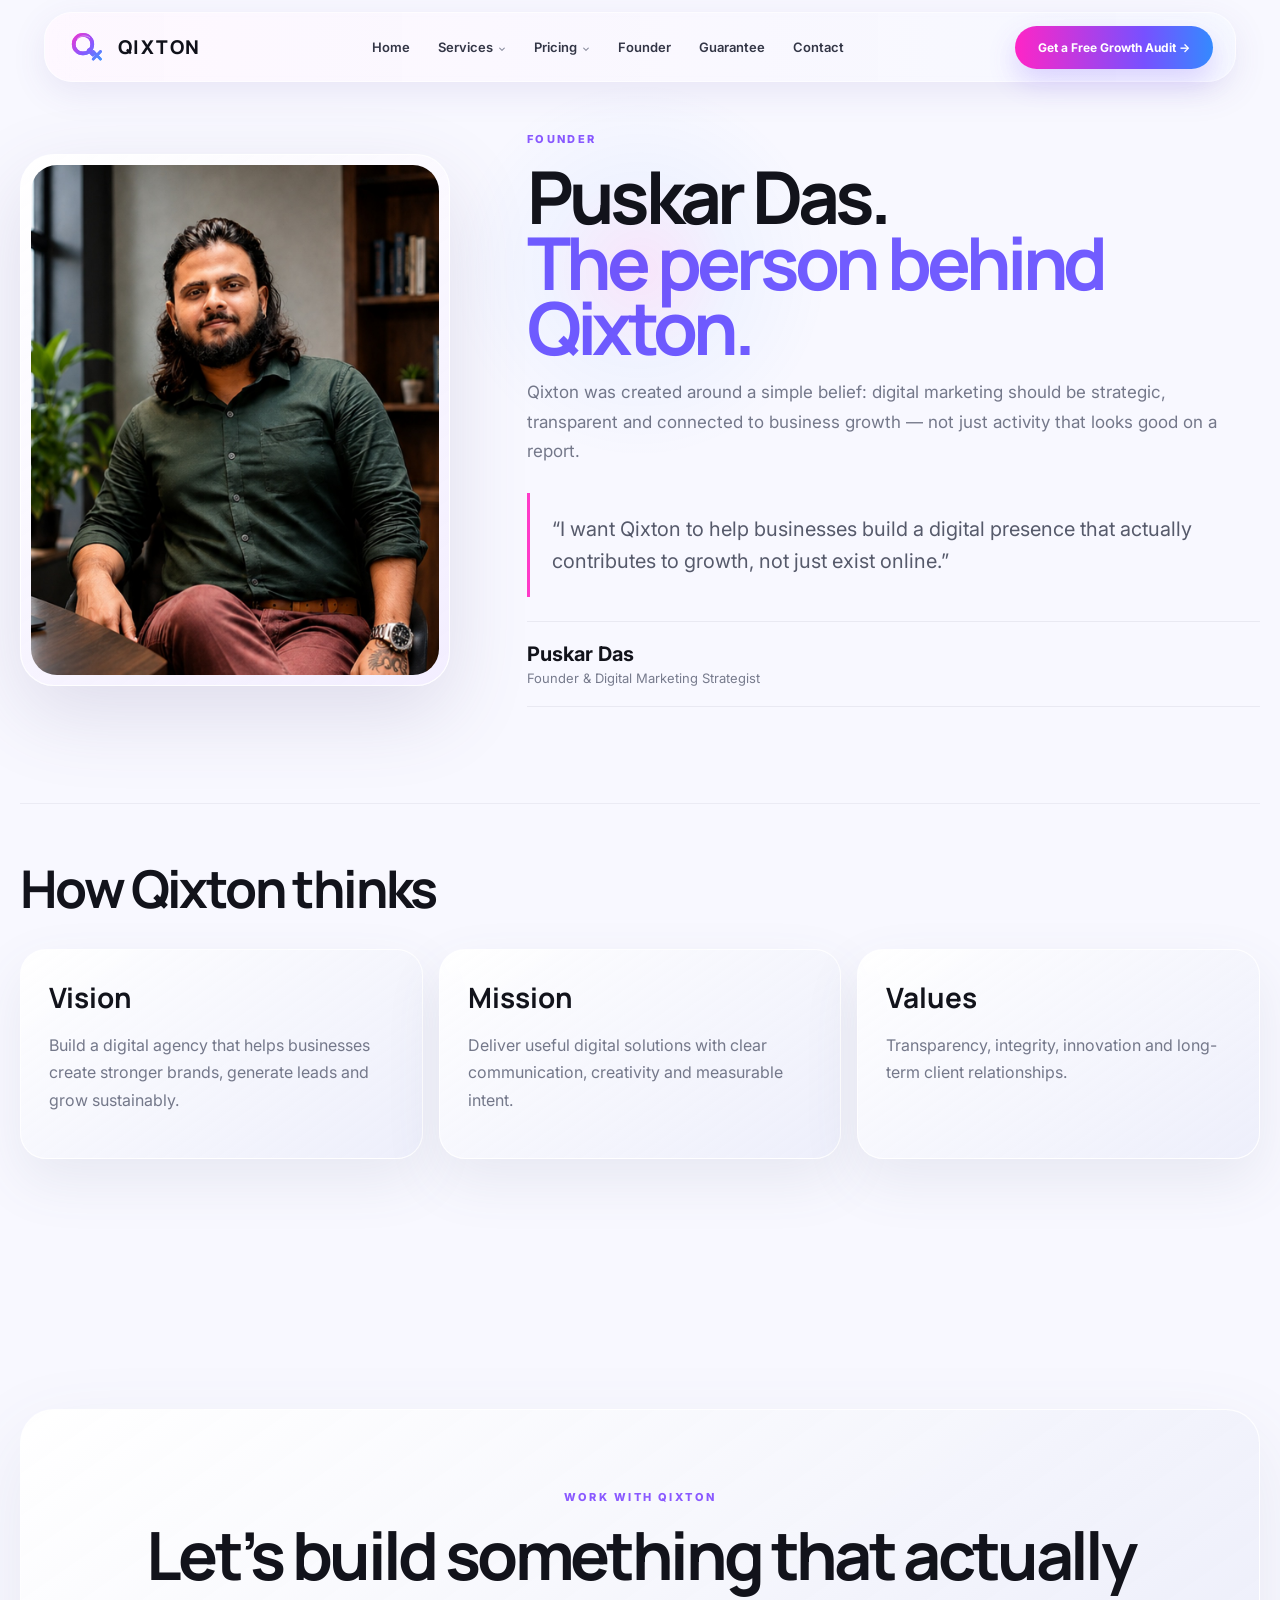
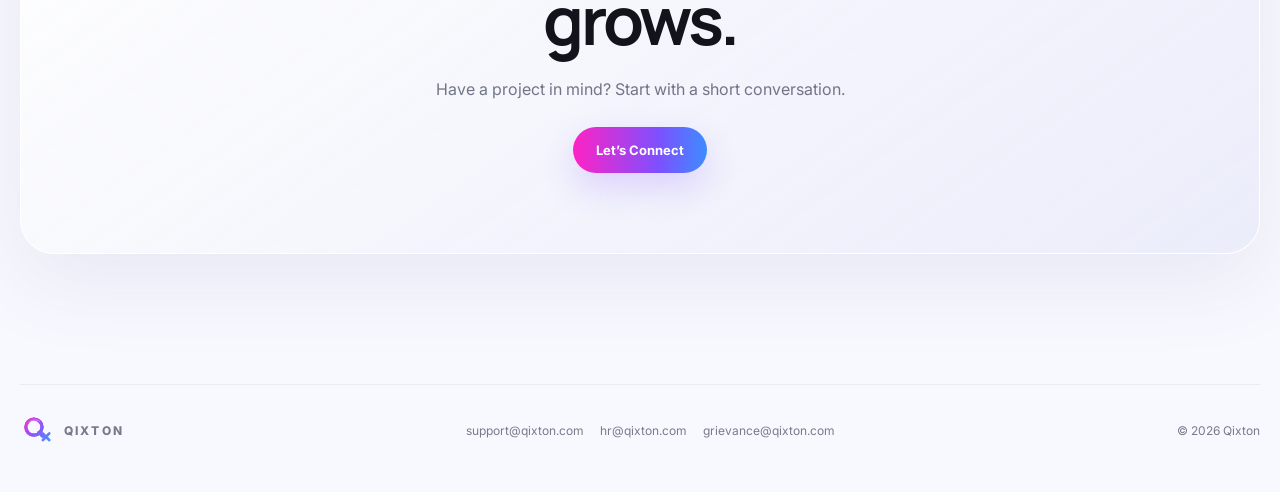
<file: founder.html>
<!DOCTYPE html>
<html lang="en"><head>
<!-- Google tag (gtag.js) -->
<script async src="https://www.googletagmanager.com/gtag/js?id=G-8XPJ436L1E"></script>
<script>
  window.dataLayer = window.dataLayer || [];
  function gtag(){dataLayer.push(arguments);}
  gtag('js', new Date());
  gtag('config', 'G-8XPJ436L1E');
</script>

<meta charset="utf-8"/><meta content="width=device-width,initial-scale=1" name="viewport"/><meta content="Meet Puskar Das, founder of Qixton." name="description"/><meta content="#f8f7ff" name="theme-color"/>
<title>Puskar Das — Founder of Qixton</title><link href="favicon.svg" rel="icon" type="image/svg+xml"/><link href="apple-touch-icon.png" rel="apple-touch-icon"/>
<link href="https://fonts.googleapis.com" rel="preconnect"/><link crossorigin="" href="https://fonts.gstatic.com" rel="preconnect"/>
<link href="https://fonts.googleapis.com/css2?family=Inter:wght@400;500;600;700;800&amp;family=Manrope:wght@600;700;800&amp;display=swap" rel="stylesheet"/><link href="style.css" rel="stylesheet"/></head>
<body><div class="cursor-glow"></div>
<header class="site-nav scrolled" id="siteNav">
<div class="shell nav-row-v2">
<a class="nav-brand-v2" href="index.html"><img alt="" src="qx-mark.svg"/><span>QIXTON</span></a>
<button aria-label="Open menu" class="nav-mobile-btn" id="navMobileBtn">☰</button>
<nav class="nav-menu-v2" id="navMenuV2">
<a href="index.html">Home</a>
<div class="nav-dropdown">
<button class="dropdown-toggle">Services <span>⌄</span></button>
<div class="dropdown-menu">
<a href="web-design.html"><b>Web Design</b><span>Websites &amp; conversion UX</span></a>
<a href="seo.html"><b>SEO</b><span>Organic &amp; local search</span></a>
<a href="social-media.html"><b>Social Media</b><span>Content, reels &amp; community</span></a>
<a href="paid-ads.html"><b>Paid Ads</b><span>Google &amp; Meta campaigns</span></a>
<a href="ai-search.html"><b>AI Search</b><span>AEO, GEO &amp; schema</span></a>
</div>
</div>
<div class="nav-dropdown">
<button class="dropdown-toggle">Pricing <span>⌄</span></button>
<div class="dropdown-menu pricing-drop">
<a href="pricing.html"><b>All Pricing</b><span>Compare Qixton packages</span></a>
<a href="web-design.html#pricing"><b>Website Pricing</b><span>From ₹9,999</span></a>
<a href="seo.html#pricing"><b>SEO Pricing</b><span>From ₹5,999/mo</span></a>
<a href="social-media.html#pricing"><b>Social Pricing</b><span>From ₹6,999/mo</span></a>
<a href="paid-ads.html#pricing"><b>Ads Pricing</b><span>From ₹5,999/mo</span></a>
<a href="ai-search.html#pricing"><b>AI Search Pricing</b><span>From ₹5,999/mo</span></a>
</div>
</div>
<a href="founder.html">Founder</a>
<a href="guarantee.html">Guarantee</a>
<a href="index.html#contact">Contact</a>
</nav>
<div class="nav-actions-v2">

<a class="nav-get-started" href="index.html#contact">Get a Free Growth Audit →</a>
</div>
</div>
</header>
<main>
<section class="founder-hero-light shell"><div><img alt="Puskar Das, Founder of Qixton" src="founder-puskar.jpg"/></div><div><div class="section-kicker">FOUNDER</div><h1>Puskar Das.<br/><span>The person behind Qixton.</span></h1><p>Qixton was created around a simple belief: digital marketing should be strategic, transparent and connected to business growth — not just activity that looks good on a report.</p><div class="quote-light">“I want Qixton to help businesses build a digital presence that actually contributes to growth, not just exist online.”</div><div class="founder-sign"><b>Puskar Das</b><span>Founder &amp; Digital Marketing Strategist</span></div></div></section>
<section class="inner-section-light shell"><h2>How Qixton thinks</h2><div class="inner-grid-3"><article class="inner-card-light"><h3>Vision</h3><p>Build a digital agency that helps businesses create stronger brands, generate leads and grow sustainably.</p></article><article class="inner-card-light"><h3>Mission</h3><p>Deliver useful digital solutions with clear communication, creativity and measurable intent.</p></article><article class="inner-card-light"><h3>Values</h3><p>Transparency, integrity, innovation and long-term client relationships.</p></article></div></section>
<section class="contact-light shell"><div class="contact-card"><div class="section-kicker">WORK WITH QIXTON</div><h2>Let’s build something that actually grows.</h2><p>Have a project in mind? Start with a short conversation.</p><a class="gradient-btn" href="contact-form.html?service=Custom+Package">Let’s Connect</a></div></section>
</main><footer class="inner-footer shell"><a class="inner-brand" href="index.html"><img alt="" src="qx-mark.svg"/><span>QIXTON</span></a><div class="footer-emails"><a href="mailto:support@qixton.com">support@qixton.com</a><a href="mailto:hr@qixton.com">hr@qixton.com</a><a href="mailto:grievance@qixton.com">grievance@qixton.com</a></div><span>© <span id="year"></span> Qixton</span></footer><script src="script.js"></script></body></html>
</file>
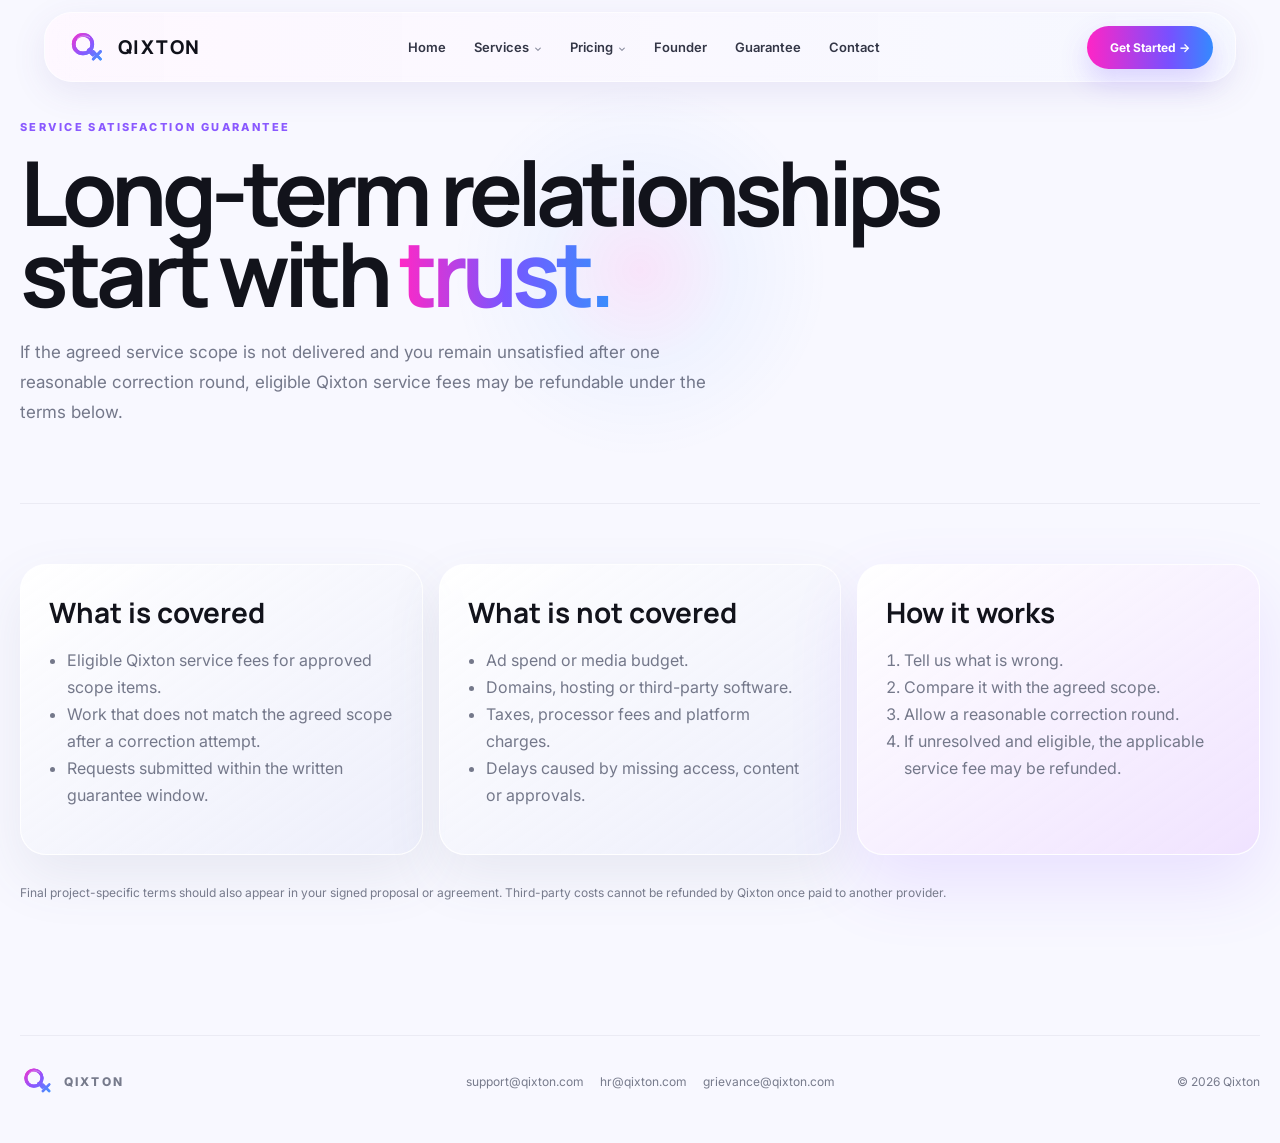
<file: guarantee.html>
<!DOCTYPE html>
<html lang="en"><head>
<!-- Google tag (gtag.js) -->
<script async src="https://www.googletagmanager.com/gtag/js?id=G-8XPJ436L1E"></script>
<script>
  window.dataLayer = window.dataLayer || [];
  function gtag(){dataLayer.push(arguments);}
  gtag('js', new Date());
  gtag('config', 'G-8XPJ436L1E');
</script>

<meta charset="utf-8"/><meta content="width=device-width,initial-scale=1" name="viewport"/><meta content="#f8f7ff" name="theme-color"/>
<title>Qixton Service Satisfaction Guarantee</title><link href="favicon.svg" rel="icon" type="image/svg+xml"/><link href="apple-touch-icon.png" rel="apple-touch-icon"/>
<link href="https://fonts.googleapis.com" rel="preconnect"/><link crossorigin="" href="https://fonts.gstatic.com" rel="preconnect"/>
<link href="https://fonts.googleapis.com/css2?family=Inter:wght@400;500;600;700;800&amp;family=Manrope:wght@600;700;800&amp;display=swap" rel="stylesheet"/><link href="style.css" rel="stylesheet"/></head>
<body><div class="cursor-glow"></div>
<header class="site-nav scrolled" id="siteNav">
<div class="shell nav-row-v2">
<a class="nav-brand-v2" href="index.html"><img alt="" src="qx-mark.svg"/><span>QIXTON</span></a>
<button aria-label="Open menu" class="nav-mobile-btn" id="navMobileBtn">☰</button>
<nav class="nav-menu-v2" id="navMenuV2">
<a href="index.html">Home</a>
<div class="nav-dropdown">
<button class="dropdown-toggle">Services <span>⌄</span></button>
<div class="dropdown-menu">
<a href="web-design.html"><b>Web Design</b><span>Websites &amp; conversion UX</span></a>
<a href="seo.html"><b>SEO</b><span>Organic &amp; local search</span></a>
<a href="social-media.html"><b>Social Media</b><span>Content, reels &amp; community</span></a>
<a href="paid-ads.html"><b>Paid Ads</b><span>Google &amp; Meta campaigns</span></a>
<a href="ai-search.html"><b>AI Search</b><span>AEO, GEO &amp; schema</span></a>
</div>
</div>
<div class="nav-dropdown">
<button class="dropdown-toggle">Pricing <span>⌄</span></button>
<div class="dropdown-menu pricing-drop">
<a href="pricing.html"><b>All Pricing</b><span>Compare Qixton packages</span></a>
<a href="web-design.html#pricing"><b>Website Pricing</b><span>From ₹9,999</span></a>
<a href="seo.html#pricing"><b>SEO Pricing</b><span>From ₹5,999/mo</span></a>
<a href="social-media.html#pricing"><b>Social Pricing</b><span>From ₹6,999/mo</span></a>
<a href="paid-ads.html#pricing"><b>Ads Pricing</b><span>From ₹5,999/mo</span></a>
<a href="ai-search.html#pricing"><b>AI Search Pricing</b><span>From ₹5,999/mo</span></a>
</div>
</div>
<a href="founder.html">Founder</a>
<a href="guarantee.html">Guarantee</a>
<a href="index.html#contact">Contact</a>
</nav>
<div class="nav-actions-v2">

<a class="nav-get-started" href="index.html#contact">Get Started →</a>
</div>
</div>
</header>
<main class="shell"><section class="inner-hero-light"><div class="section-kicker">SERVICE SATISFACTION GUARANTEE</div><h1>Long-term relationships start with <span>trust.</span></h1><p>If the agreed service scope is not delivered and you remain unsatisfied after one reasonable correction round, eligible Qixton service fees may be refundable under the terms below.</p></section>
<section class="inner-section-light"><div class="inner-grid-3"><article class="inner-card-light"><h3>What is covered</h3><ul><li>Eligible Qixton service fees for approved scope items.</li><li>Work that does not match the agreed scope after a correction attempt.</li><li>Requests submitted within the written guarantee window.</li></ul></article><article class="inner-card-light"><h3>What is not covered</h3><ul><li>Ad spend or media budget.</li><li>Domains, hosting or third-party software.</li><li>Taxes, processor fees and platform charges.</li><li>Delays caused by missing access, content or approvals.</li></ul></article><article class="inner-card-light featured"><h3>How it works</h3><ol style="color:#74788a;line-height:1.8;padding-left:18px"><li>Tell us what is wrong.</li><li>Compare it with the agreed scope.</li><li>Allow a reasonable correction round.</li><li>If unresolved and eligible, the applicable service fee may be refunded.</li></ol></article></div><p style="color:#777b8c;font-size:12px;line-height:1.7;margin-top:28px">Final project-specific terms should also appear in your signed proposal or agreement. Third-party costs cannot be refunded by Qixton once paid to another provider.</p></section></main>
<footer class="inner-footer shell"><a class="inner-brand" href="index.html"><img alt="" src="qx-mark.svg"/><span>QIXTON</span></a><div class="footer-emails"><a href="mailto:support@qixton.com">support@qixton.com</a><a href="mailto:hr@qixton.com">hr@qixton.com</a><a href="mailto:grievance@qixton.com">grievance@qixton.com</a></div><span>© <span id="year"></span> Qixton</span></footer><script src="script.js"></script></body></html>
</file>
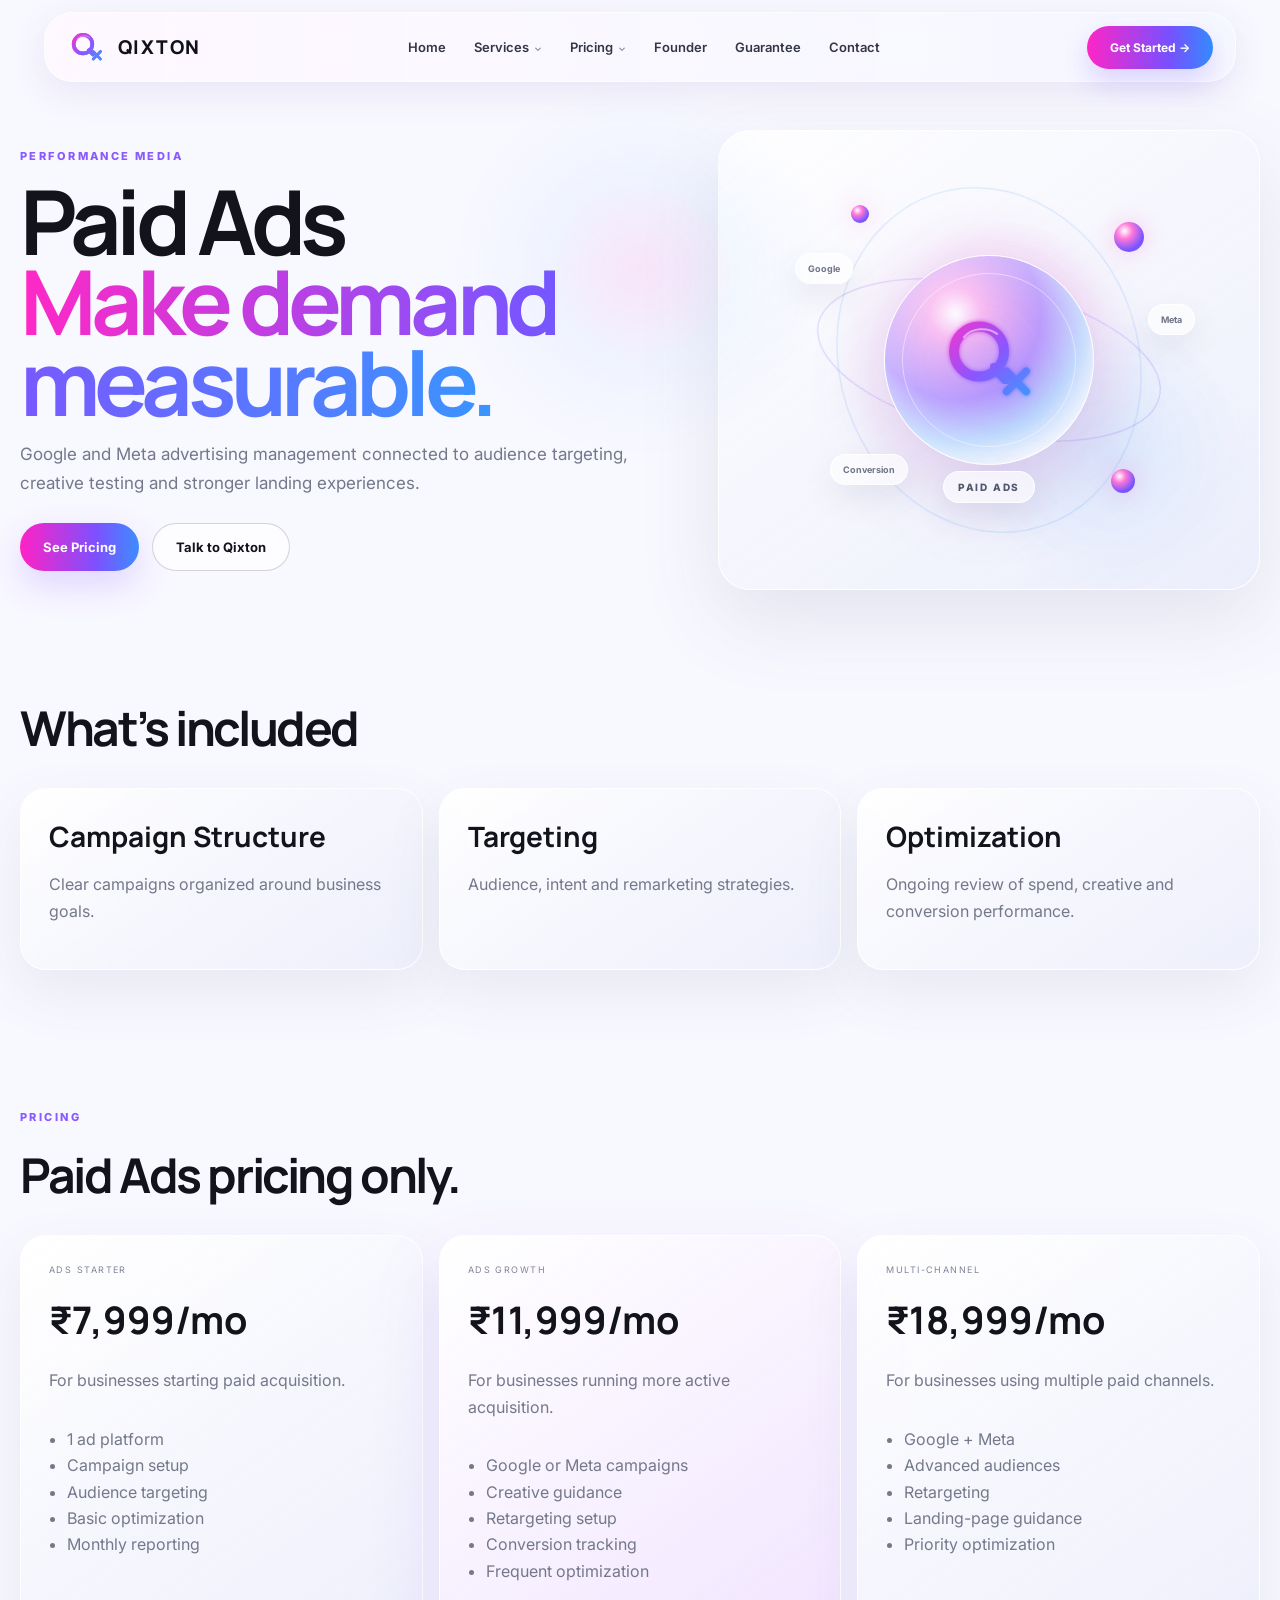
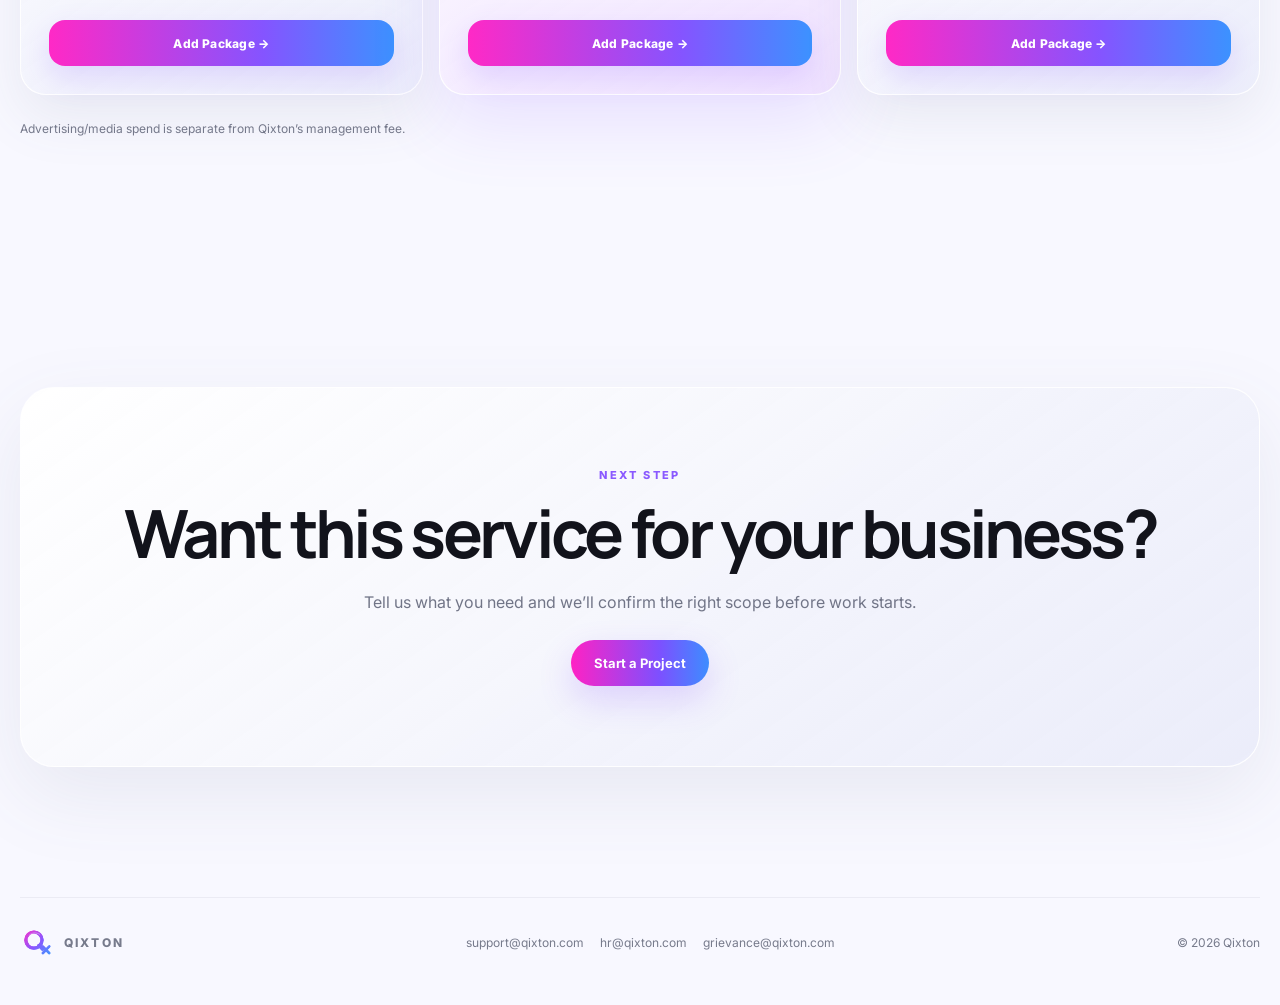
<file: paid-ads.html>
<!DOCTYPE html>

<html lang="en">
<head>
<!-- Google tag (gtag.js) -->
<script async src="https://www.googletagmanager.com/gtag/js?id=G-8XPJ436L1E"></script>
<script>
  window.dataLayer = window.dataLayer || [];
  function gtag(){dataLayer.push(arguments);}
  gtag('js', new Date());
  gtag('config', 'G-8XPJ436L1E');
</script>

<meta charset="utf-8"/><meta content="width=device-width,initial-scale=1" name="viewport"/>
<meta content="Google and Meta advertising management connected to audience targeting, creative testing and stronger landing experiences." name="description"/>
<title>Paid Ads — Qixton</title>
<link href="favicon.svg" rel="icon" type="image/svg+xml"/><link href="apple-touch-icon.png" rel="apple-touch-icon"/><meta content="#f8f7ff" name="theme-color"/>
<link href="https://fonts.googleapis.com" rel="preconnect"/><link crossorigin="" href="https://fonts.gstatic.com" rel="preconnect"/>
<link href="https://fonts.googleapis.com/css2?family=Inter:wght@400;500;600;700;800&amp;family=Manrope:wght@600;700;800&amp;display=swap" rel="stylesheet"/>
<link href="style.css" rel="stylesheet"/>
</head>
<body><div class="cursor-glow"></div>
<header class="site-nav scrolled" id="siteNav">
<div class="shell nav-row-v2">
<a class="nav-brand-v2" href="index.html"><img alt="" src="qx-mark.svg"/><span>QIXTON</span></a>
<button aria-label="Open menu" class="nav-mobile-btn" id="navMobileBtn">☰</button>
<nav class="nav-menu-v2" id="navMenuV2">
<a href="index.html">Home</a>
<div class="nav-dropdown">
<button class="dropdown-toggle">Services <span>⌄</span></button>
<div class="dropdown-menu">
<a href="web-design.html"><b>Web Design</b><span>Websites &amp; conversion UX</span></a>
<a href="seo.html"><b>SEO</b><span>Organic &amp; local search</span></a>
<a href="social-media.html"><b>Social Media</b><span>Content, reels &amp; community</span></a>
<a href="paid-ads.html"><b>Paid Ads</b><span>Google &amp; Meta campaigns</span></a>
<a href="ai-search.html"><b>AI Search</b><span>AEO, GEO &amp; schema</span></a>
</div>
</div>
<div class="nav-dropdown">
<button class="dropdown-toggle">Pricing <span>⌄</span></button>
<div class="dropdown-menu pricing-drop">
<a href="pricing.html"><b>All Pricing</b><span>Compare Qixton packages</span></a>
<a href="web-design.html#pricing"><b>Website Pricing</b><span>From ₹9,999</span></a>
<a href="seo.html#pricing"><b>SEO Pricing</b><span>From ₹5,999/mo</span></a>
<a href="social-media.html#pricing"><b>Social Pricing</b><span>From ₹6,999/mo</span></a>
<a href="paid-ads.html#pricing"><b>Ads Pricing</b><span>From ₹7,999/mo</span></a>
<a href="ai-search.html#pricing"><b>AI Search Pricing</b><span>From ₹7,999/mo</span></a>
</div>
</div>
<a href="founder.html">Founder</a>
<a href="guarantee.html">Guarantee</a>
<a href="index.html#contact">Contact</a>
</nav>
<div class="nav-actions-v2">

<a class="nav-get-started" href="index.html#contact">Get Started →</a>
</div>
</div>
</header>
<main class="shell">
<section class="service-hero">
<div><div class="section-kicker">PERFORMANCE MEDIA</div><h1>Paid Ads<br/><span>Make demand measurable.</span></h1><p>Google and Meta advertising management connected to audience targeting, creative testing and stronger landing experiences.</p><div class="contact-actions" style="justify-content:flex-start;margin-top:24px"><a class="gradient-btn" href="#pricing">See Pricing</a><a class="outline-btn" href="contact-form.html?service=Paid+Ads">Talk to Qixton</a></div></div>
<div class="service-hero-visual">
<div class="service-cosmos">
<div class="cosmos-ring cr-a"></div>
<div class="cosmos-ring cr-b"></div>
<div class="cosmos-particle cp1"></div><div class="cosmos-particle cp2"></div><div class="cosmos-particle cp3"></div>
<div class="cosmos-core"><img alt="Qixton" src="qx-mark.svg"/></div>
<div class="cosmos-title">PAID ADS</div>
<span class="cosmos-chip chip-a">Google</span>
<span class="cosmos-chip chip-b">Meta</span>
<span class="cosmos-chip chip-c">Conversion</span>
</div>
</div>
</section>
<section class="service-page-section"><h2>What’s included</h2><div class="inner-grid-3"><article class="inner-card-light"><h3>Campaign Structure</h3><p>Clear campaigns organized around business goals.</p></article><article class="inner-card-light"><h3>Targeting</h3><p>Audience, intent and remarketing strategies.</p></article><article class="inner-card-light"><h3>Optimization</h3><p>Ongoing review of spend, creative and conversion performance.</p></article></div></section>
<section class="service-page-section" id="pricing"><div class="section-kicker">PRICING</div><h2>Paid Ads pricing only.</h2><div class="service-price-grid"><article class="service-price-card"><small>ADS STARTER</small><h3>₹7,999/mo</h3><p>For businesses starting paid acquisition.</p><ul><li>1 ad platform</li><li>Campaign setup</li><li>Audience targeting</li><li>Basic optimization</li><li>Monthly reporting</li></ul><a class="add-package-btn" href="contact-form.html?service=Paid+Ads&amp;package=ADS+STARTER&amp;price=%E2%82%B97%2C999%2Fmo">Add Package →</a></article><article class="service-price-card featured"><small>ADS GROWTH</small><h3>₹11,999/mo</h3><p>For businesses running more active acquisition.</p><ul><li>Google or Meta campaigns</li><li>Creative guidance</li><li>Retargeting setup</li><li>Conversion tracking</li><li>Frequent optimization</li></ul><a class="add-package-btn" href="contact-form.html?service=Paid+Ads&amp;package=ADS+GROWTH&amp;price=%E2%82%B911%2C999%2Fmo">Add Package →</a></article><article class="service-price-card"><small>MULTI-CHANNEL</small><h3>₹18,999/mo</h3><p>For businesses using multiple paid channels.</p><ul><li>Google + Meta</li><li>Advanced audiences</li><li>Retargeting</li><li>Landing-page guidance</li><li>Priority optimization</li></ul><a class="add-package-btn" href="contact-form.html?service=Paid+Ads&amp;package=MULTI-CHANNEL&amp;price=%E2%82%B918%2C999%2Fmo">Add Package →</a></article></div><p class="service-note">Advertising/media spend is separate from Qixton’s management fee.</p></section>
<section class="contact-light"><div class="contact-card"><div class="section-kicker">NEXT STEP</div><h2>Want this service for your business?</h2><p>Tell us what you need and we’ll confirm the right scope before work starts.</p><a class="gradient-btn" href="contact-form.html?service=Paid+Ads">Start a Project</a></div></section>
</main>
<footer class="inner-footer shell"><a class="inner-brand" href="index.html"><img alt="" src="qx-mark.svg"/><span>QIXTON</span></a><div class="footer-emails"><a href="mailto:support@qixton.com">support@qixton.com</a><a href="mailto:hr@qixton.com">hr@qixton.com</a><a href="mailto:grievance@qixton.com">grievance@qixton.com</a></div><span>© <span id="year"></span> Qixton</span></footer>
<script src="script.js"></script></body></html>
</file>
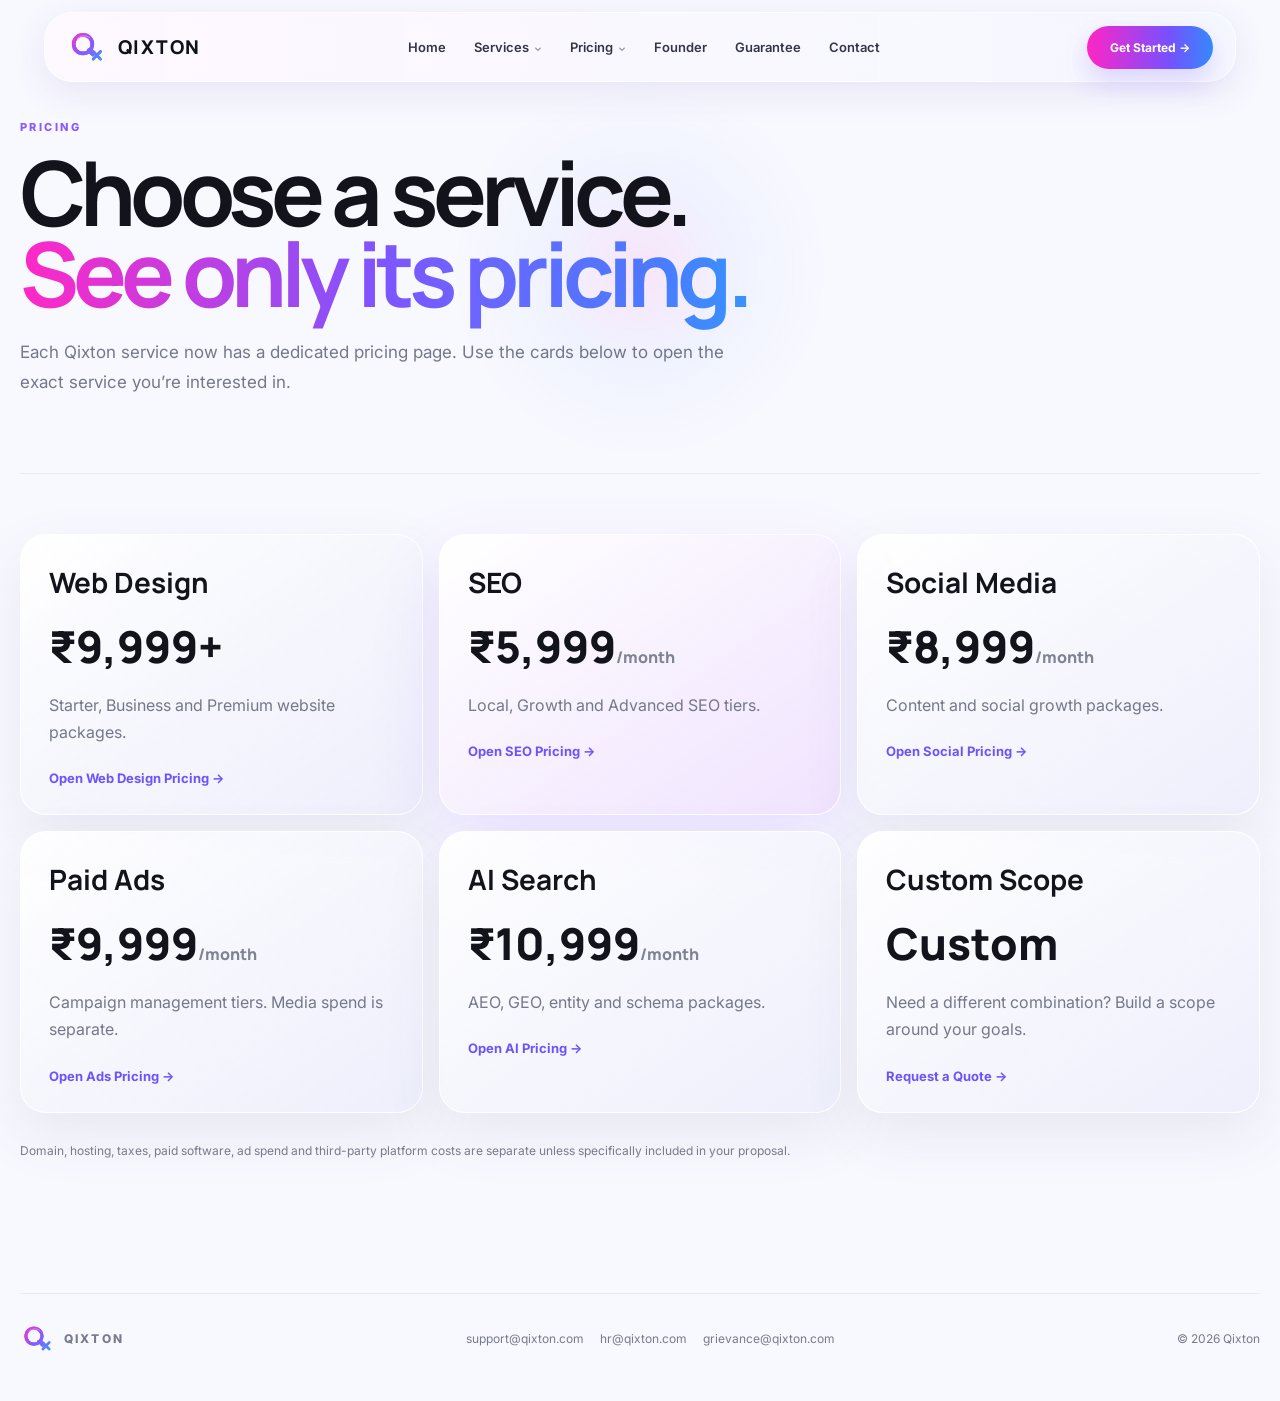
<file: pricing.html>
<!DOCTYPE html>
<html lang="en"><head>
<!-- Google tag (gtag.js) -->
<script async src="https://www.googletagmanager.com/gtag/js?id=G-8XPJ436L1E"></script>
<script>
  window.dataLayer = window.dataLayer || [];
  function gtag(){dataLayer.push(arguments);}
  gtag('js', new Date());
  gtag('config', 'G-8XPJ436L1E');
</script>

<meta charset="utf-8"/><meta content="width=device-width,initial-scale=1" name="viewport"/><meta content="#f8f7ff" name="theme-color"/>
<title>Qixton Pricing</title><link href="favicon.svg" rel="icon" type="image/svg+xml"/><link href="apple-touch-icon.png" rel="apple-touch-icon"/>
<link href="https://fonts.googleapis.com" rel="preconnect"/><link crossorigin="" href="https://fonts.gstatic.com" rel="preconnect"/>
<link href="https://fonts.googleapis.com/css2?family=Inter:wght@400;500;600;700;800&amp;family=Manrope:wght@600;700;800&amp;display=swap" rel="stylesheet"/><link href="style.css" rel="stylesheet"/></head>
<body><div class="cursor-glow"></div>
<header class="site-nav scrolled" id="siteNav">
<div class="shell nav-row-v2">
<a class="nav-brand-v2" href="index.html"><img alt="" src="qx-mark.svg"/><span>QIXTON</span></a>
<button aria-label="Open menu" class="nav-mobile-btn" id="navMobileBtn">☰</button>
<nav class="nav-menu-v2" id="navMenuV2">
<a href="index.html">Home</a>
<div class="nav-dropdown">
<button class="dropdown-toggle">Services <span>⌄</span></button>
<div class="dropdown-menu">
<a href="web-design.html"><b>Web Design</b><span>Websites &amp; conversion UX</span></a>
<a href="seo.html"><b>SEO</b><span>Organic &amp; local search</span></a>
<a href="social-media.html"><b>Social Media</b><span>Content, reels &amp; community</span></a>
<a href="paid-ads.html"><b>Paid Ads</b><span>Google &amp; Meta campaigns</span></a>
<a href="ai-search.html"><b>AI Search</b><span>AEO, GEO &amp; schema</span></a>
</div>
</div>
<div class="nav-dropdown">
<button class="dropdown-toggle">Pricing <span>⌄</span></button>
<div class="dropdown-menu pricing-drop">
<a href="pricing.html"><b>All Pricing</b><span>Compare Qixton packages</span></a>
<a href="web-design.html#pricing"><b>Website Pricing</b><span>From ₹9,999</span></a>
<a href="seo.html#pricing"><b>SEO Pricing</b><span>From ₹5,999/mo</span></a>
<a href="social-media.html#pricing"><b>Social Pricing</b><span>From ₹6,999/mo</span></a>
<a href="paid-ads.html#pricing"><b>Ads Pricing</b><span>From ₹5,999/mo</span></a>
<a href="ai-search.html#pricing"><b>AI Search Pricing</b><span>From ₹5,999/mo</span></a>
</div>
</div>
<a href="founder.html">Founder</a>
<a href="guarantee.html">Guarantee</a>
<a href="index.html#contact">Contact</a>
</nav>
<div class="nav-actions-v2">

<a class="nav-get-started" href="index.html#contact">Get Started →</a>
</div>
</div>
</header>
<main class="shell">
<section class="inner-hero-light"><div class="section-kicker">PRICING</div><h1>Choose a service.<br/><span>See only its pricing.</span></h1><p>Each Qixton service now has a dedicated pricing page. Use the cards below to open the exact service you’re interested in.</p></section>
<section class="inner-section-light">
<div class="inner-grid-3">
<a class="inner-card-light" href="web-design.html#pricing"><h3>Web Design</h3><div class="inner-price">₹9,999+</div><p>Starter, Business and Premium website packages.</p><span class="page-link left">Open Web Design Pricing →</span></a>
<a class="inner-card-light featured" href="seo.html#pricing"><h3>SEO</h3><div class="inner-price">₹5,999<span>/month</span></div><p>Local, Growth and Advanced SEO tiers.</p><span class="page-link left">Open SEO Pricing →</span></a>
<a class="inner-card-light" href="social-media.html#pricing"><h3>Social Media</h3><div class="inner-price">₹8,999<span>/month</span></div><p>Content and social growth packages.</p><span class="page-link left">Open Social Pricing →</span></a>
<a class="inner-card-light" href="paid-ads.html#pricing"><h3>Paid Ads</h3><div class="inner-price">₹9,999<span>/month</span></div><p>Campaign management tiers. Media spend is separate.</p><span class="page-link left">Open Ads Pricing →</span></a>
<a class="inner-card-light" href="ai-search.html#pricing"><h3>AI Search</h3><div class="inner-price">₹10,999<span>/month</span></div><p>AEO, GEO, entity and schema packages.</p><span class="page-link left">Open AI Pricing →</span></a>
<a class="inner-card-light" href="mailto:puskar@qixton.com?subject=Custom%20Qixton%20Package"><h3>Custom Scope</h3><div class="inner-price">Custom</div><p>Need a different combination? Build a scope around your goals.</p><span class="page-link left">Request a Quote →</span></a>
</div>
<p style="color:#777b8c;font-size:12px;line-height:1.7;margin-top:28px">Domain, hosting, taxes, paid software, ad spend and third-party platform costs are separate unless specifically included in your proposal.</p>
</section></main><footer class="inner-footer shell"><a class="inner-brand" href="index.html"><img alt="" src="qx-mark.svg"/><span>QIXTON</span></a><div class="footer-emails"><a href="mailto:support@qixton.com">support@qixton.com</a><a href="mailto:hr@qixton.com">hr@qixton.com</a><a href="mailto:grievance@qixton.com">grievance@qixton.com</a></div><span>© <span id="year"></span> Qixton</span></footer><script src="script.js"></script></body></html>
</file>
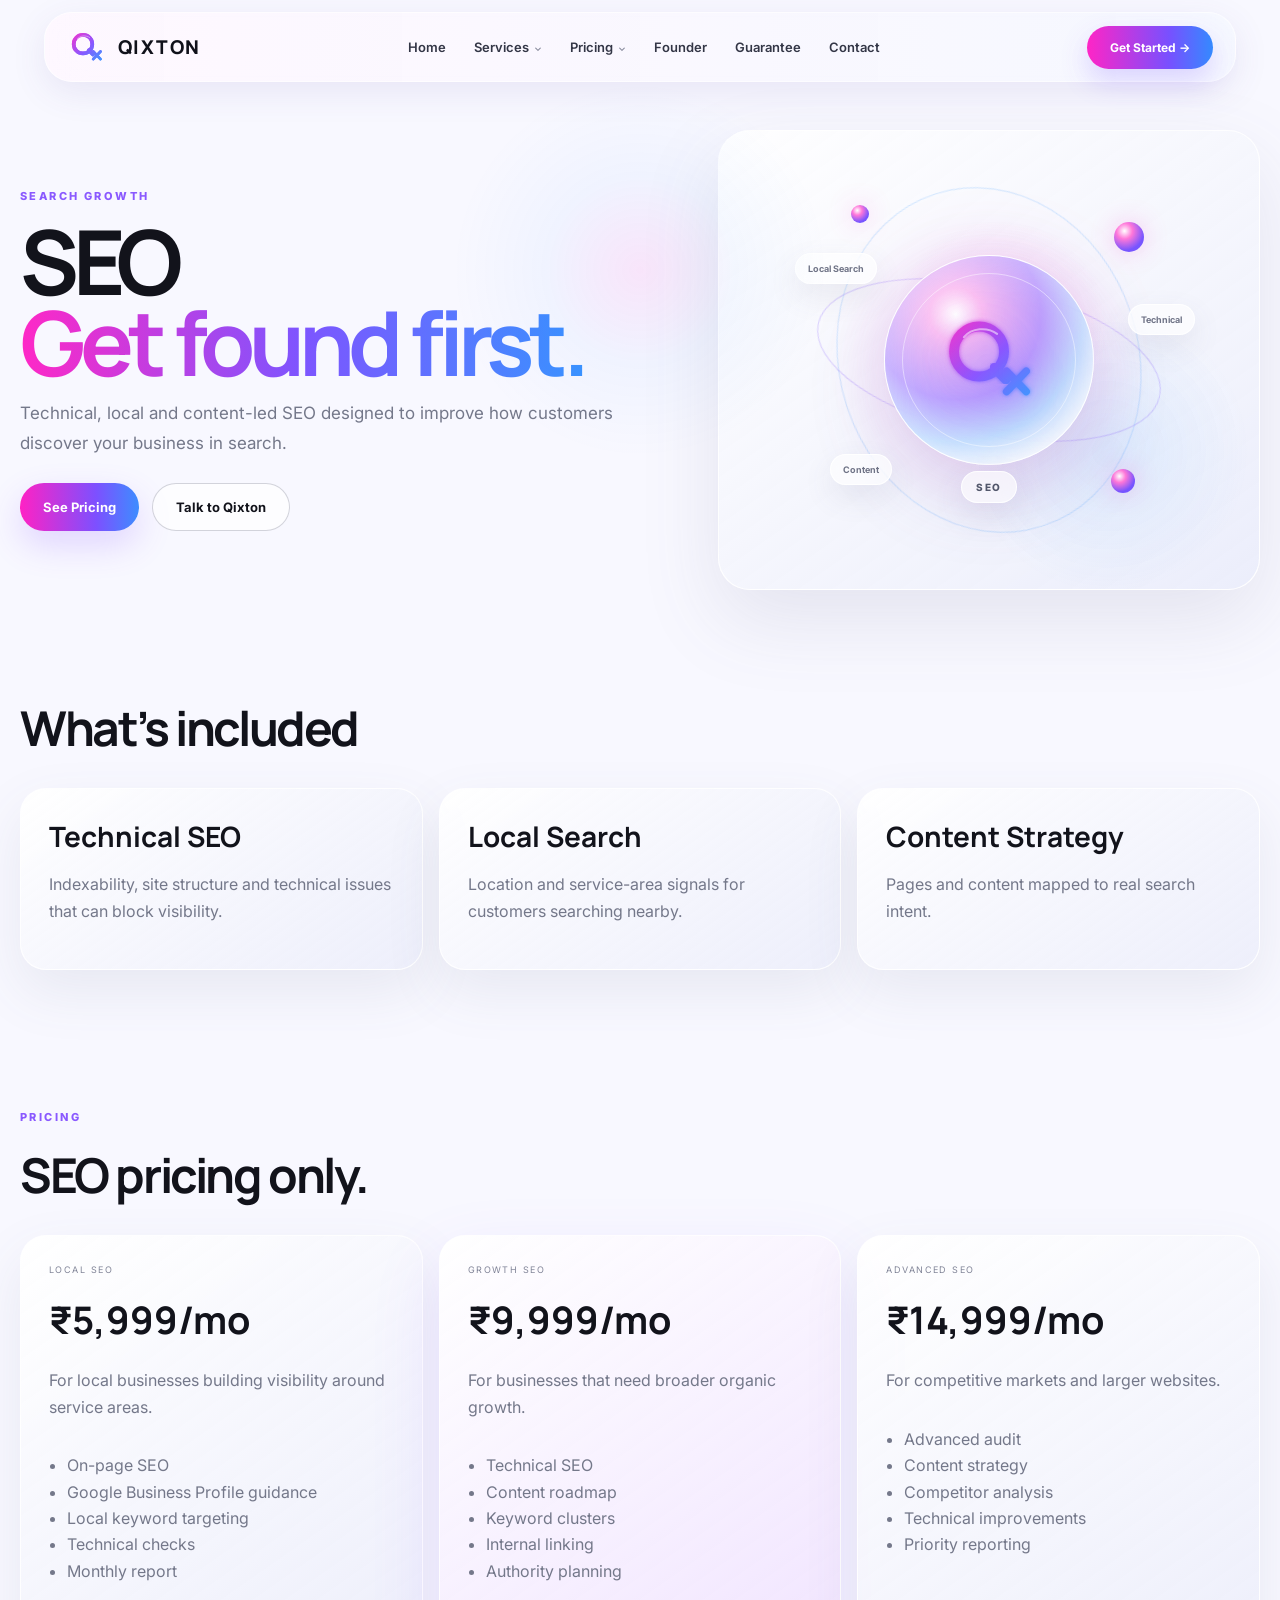
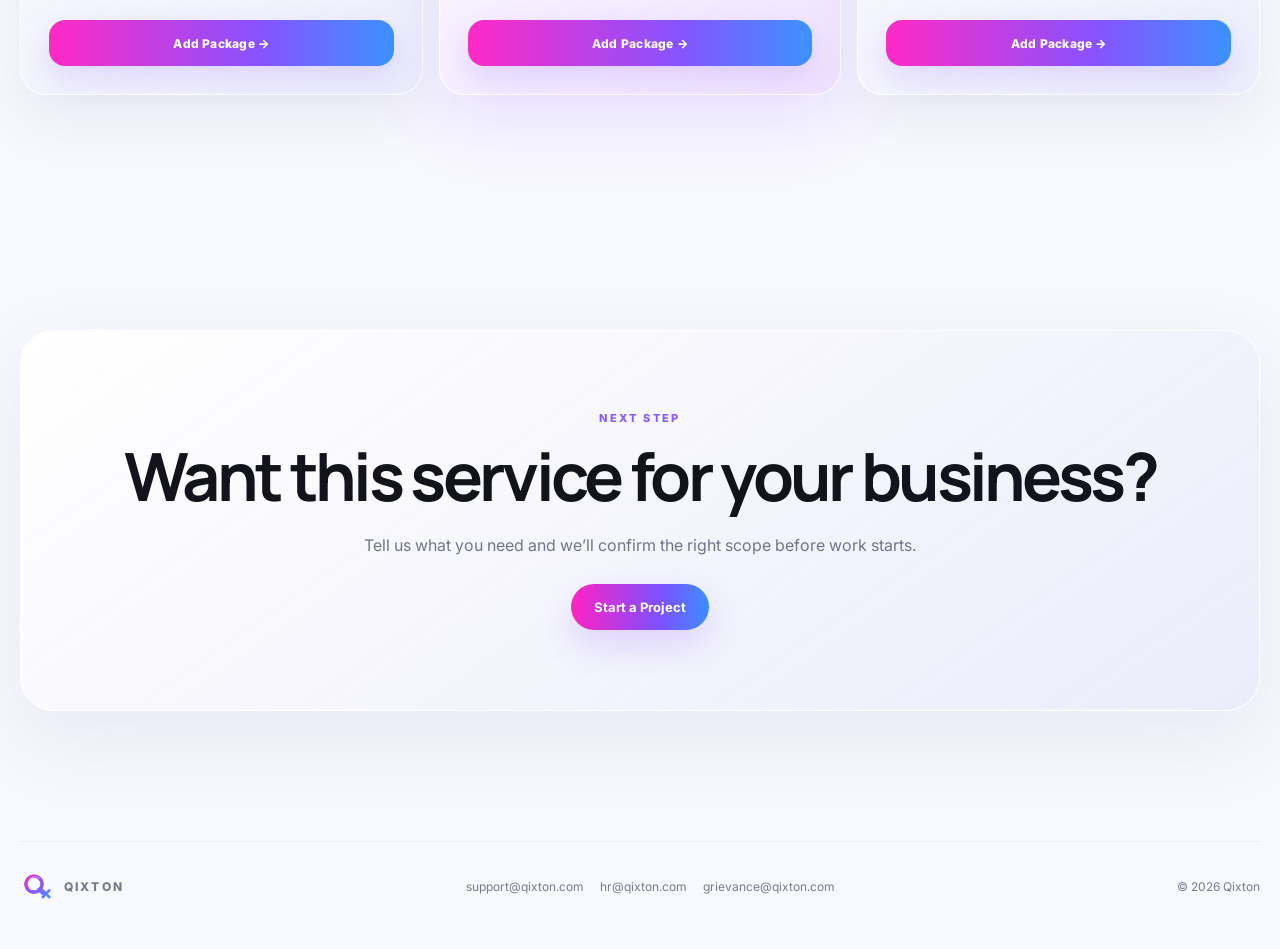
<file: seo.html>
<!DOCTYPE html>

<html lang="en">
<head>
<!-- Google tag (gtag.js) -->
<script async src="https://www.googletagmanager.com/gtag/js?id=G-8XPJ436L1E"></script>
<script>
  window.dataLayer = window.dataLayer || [];
  function gtag(){dataLayer.push(arguments);}
  gtag('js', new Date());
  gtag('config', 'G-8XPJ436L1E');
</script>

<meta charset="utf-8"/><meta content="width=device-width,initial-scale=1" name="viewport"/>
<meta content="Technical, local and content-led SEO designed to improve how customers discover your business in search." name="description"/>
<title>SEO — Qixton</title>
<link href="favicon.svg" rel="icon" type="image/svg+xml"/><link href="apple-touch-icon.png" rel="apple-touch-icon"/><meta content="#f8f7ff" name="theme-color"/>
<link href="https://fonts.googleapis.com" rel="preconnect"/><link crossorigin="" href="https://fonts.gstatic.com" rel="preconnect"/>
<link href="https://fonts.googleapis.com/css2?family=Inter:wght@400;500;600;700;800&amp;family=Manrope:wght@600;700;800&amp;display=swap" rel="stylesheet"/>
<link href="style.css" rel="stylesheet"/>
</head>
<body><div class="cursor-glow"></div>
<header class="site-nav scrolled" id="siteNav">
<div class="shell nav-row-v2">
<a class="nav-brand-v2" href="index.html"><img alt="" src="qx-mark.svg"/><span>QIXTON</span></a>
<button aria-label="Open menu" class="nav-mobile-btn" id="navMobileBtn">☰</button>
<nav class="nav-menu-v2" id="navMenuV2">
<a href="index.html">Home</a>
<div class="nav-dropdown">
<button class="dropdown-toggle">Services <span>⌄</span></button>
<div class="dropdown-menu">
<a href="web-design.html"><b>Web Design</b><span>Websites &amp; conversion UX</span></a>
<a href="seo.html"><b>SEO</b><span>Organic &amp; local search</span></a>
<a href="social-media.html"><b>Social Media</b><span>Content, reels &amp; community</span></a>
<a href="paid-ads.html"><b>Paid Ads</b><span>Google &amp; Meta campaigns</span></a>
<a href="ai-search.html"><b>AI Search</b><span>AEO, GEO &amp; schema</span></a>
</div>
</div>
<div class="nav-dropdown">
<button class="dropdown-toggle">Pricing <span>⌄</span></button>
<div class="dropdown-menu pricing-drop">
<a href="pricing.html"><b>All Pricing</b><span>Compare Qixton packages</span></a>
<a href="web-design.html#pricing"><b>Website Pricing</b><span>From ₹9,999</span></a>
<a href="seo.html#pricing"><b>SEO Pricing</b><span>From ₹5,999/mo</span></a>
<a href="social-media.html#pricing"><b>Social Pricing</b><span>From ₹6,999/mo</span></a>
<a href="paid-ads.html#pricing"><b>Ads Pricing</b><span>From ₹7,999/mo</span></a>
<a href="ai-search.html#pricing"><b>AI Search Pricing</b><span>From ₹7,999/mo</span></a>
</div>
</div>
<a href="founder.html">Founder</a>
<a href="guarantee.html">Guarantee</a>
<a href="index.html#contact">Contact</a>
</nav>
<div class="nav-actions-v2">

<a class="nav-get-started" href="index.html#contact">Get Started →</a>
</div>
</div>
</header>
<main class="shell">
<section class="service-hero">
<div><div class="section-kicker">SEARCH GROWTH</div><h1>SEO<br/><span>Get found first.</span></h1><p>Technical, local and content-led SEO designed to improve how customers discover your business in search.</p><div class="contact-actions" style="justify-content:flex-start;margin-top:24px"><a class="gradient-btn" href="#pricing">See Pricing</a><a class="outline-btn" href="contact-form.html?service=SEO">Talk to Qixton</a></div></div>
<div class="service-hero-visual">
<div class="service-cosmos">
<div class="cosmos-ring cr-a"></div>
<div class="cosmos-ring cr-b"></div>
<div class="cosmos-particle cp1"></div><div class="cosmos-particle cp2"></div><div class="cosmos-particle cp3"></div>
<div class="cosmos-core"><img alt="Qixton" src="qx-mark.svg"/></div>
<div class="cosmos-title">SEO</div>
<span class="cosmos-chip chip-a">Local Search</span>
<span class="cosmos-chip chip-b">Technical</span>
<span class="cosmos-chip chip-c">Content</span>
</div>
</div>
</section>
<section class="service-page-section"><h2>What’s included</h2><div class="inner-grid-3"><article class="inner-card-light"><h3>Technical SEO</h3><p>Indexability, site structure and technical issues that can block visibility.</p></article><article class="inner-card-light"><h3>Local Search</h3><p>Location and service-area signals for customers searching nearby.</p></article><article class="inner-card-light"><h3>Content Strategy</h3><p>Pages and content mapped to real search intent.</p></article></div></section>
<section class="service-page-section" id="pricing"><div class="section-kicker">PRICING</div><h2>SEO pricing only.</h2><div class="service-price-grid"><article class="service-price-card"><small>LOCAL SEO</small><h3>₹5,999/mo</h3><p>For local businesses building visibility around service areas.</p><ul><li>On-page SEO</li><li>Google Business Profile guidance</li><li>Local keyword targeting</li><li>Technical checks</li><li>Monthly report</li></ul><a class="add-package-btn" href="contact-form.html?service=SEO&amp;package=LOCAL+SEO&amp;price=%E2%82%B95%2C999%2Fmo">Add Package →</a></article><article class="service-price-card featured"><small>GROWTH SEO</small><h3>₹9,999/mo</h3><p>For businesses that need broader organic growth.</p><ul><li>Technical SEO</li><li>Content roadmap</li><li>Keyword clusters</li><li>Internal linking</li><li>Authority planning</li></ul><a class="add-package-btn" href="contact-form.html?service=SEO&amp;package=GROWTH+SEO&amp;price=%E2%82%B99%2C999%2Fmo">Add Package →</a></article><article class="service-price-card"><small>ADVANCED SEO</small><h3>₹14,999/mo</h3><p>For competitive markets and larger websites.</p><ul><li>Advanced audit</li><li>Content strategy</li><li>Competitor analysis</li><li>Technical improvements</li><li>Priority reporting</li></ul><a class="add-package-btn" href="contact-form.html?service=SEO&amp;package=ADVANCED+SEO&amp;price=%E2%82%B914%2C999%2Fmo">Add Package →</a></article></div></section>
<section class="contact-light"><div class="contact-card"><div class="section-kicker">NEXT STEP</div><h2>Want this service for your business?</h2><p>Tell us what you need and we’ll confirm the right scope before work starts.</p><a class="gradient-btn" href="contact-form.html?service=SEO">Start a Project</a></div></section>
</main>
<footer class="inner-footer shell"><a class="inner-brand" href="index.html"><img alt="" src="qx-mark.svg"/><span>QIXTON</span></a><div class="footer-emails"><a href="mailto:support@qixton.com">support@qixton.com</a><a href="mailto:hr@qixton.com">hr@qixton.com</a><a href="mailto:grievance@qixton.com">grievance@qixton.com</a></div><span>© <span id="year"></span> Qixton</span></footer>
<script src="script.js"></script></body></html>
</file>
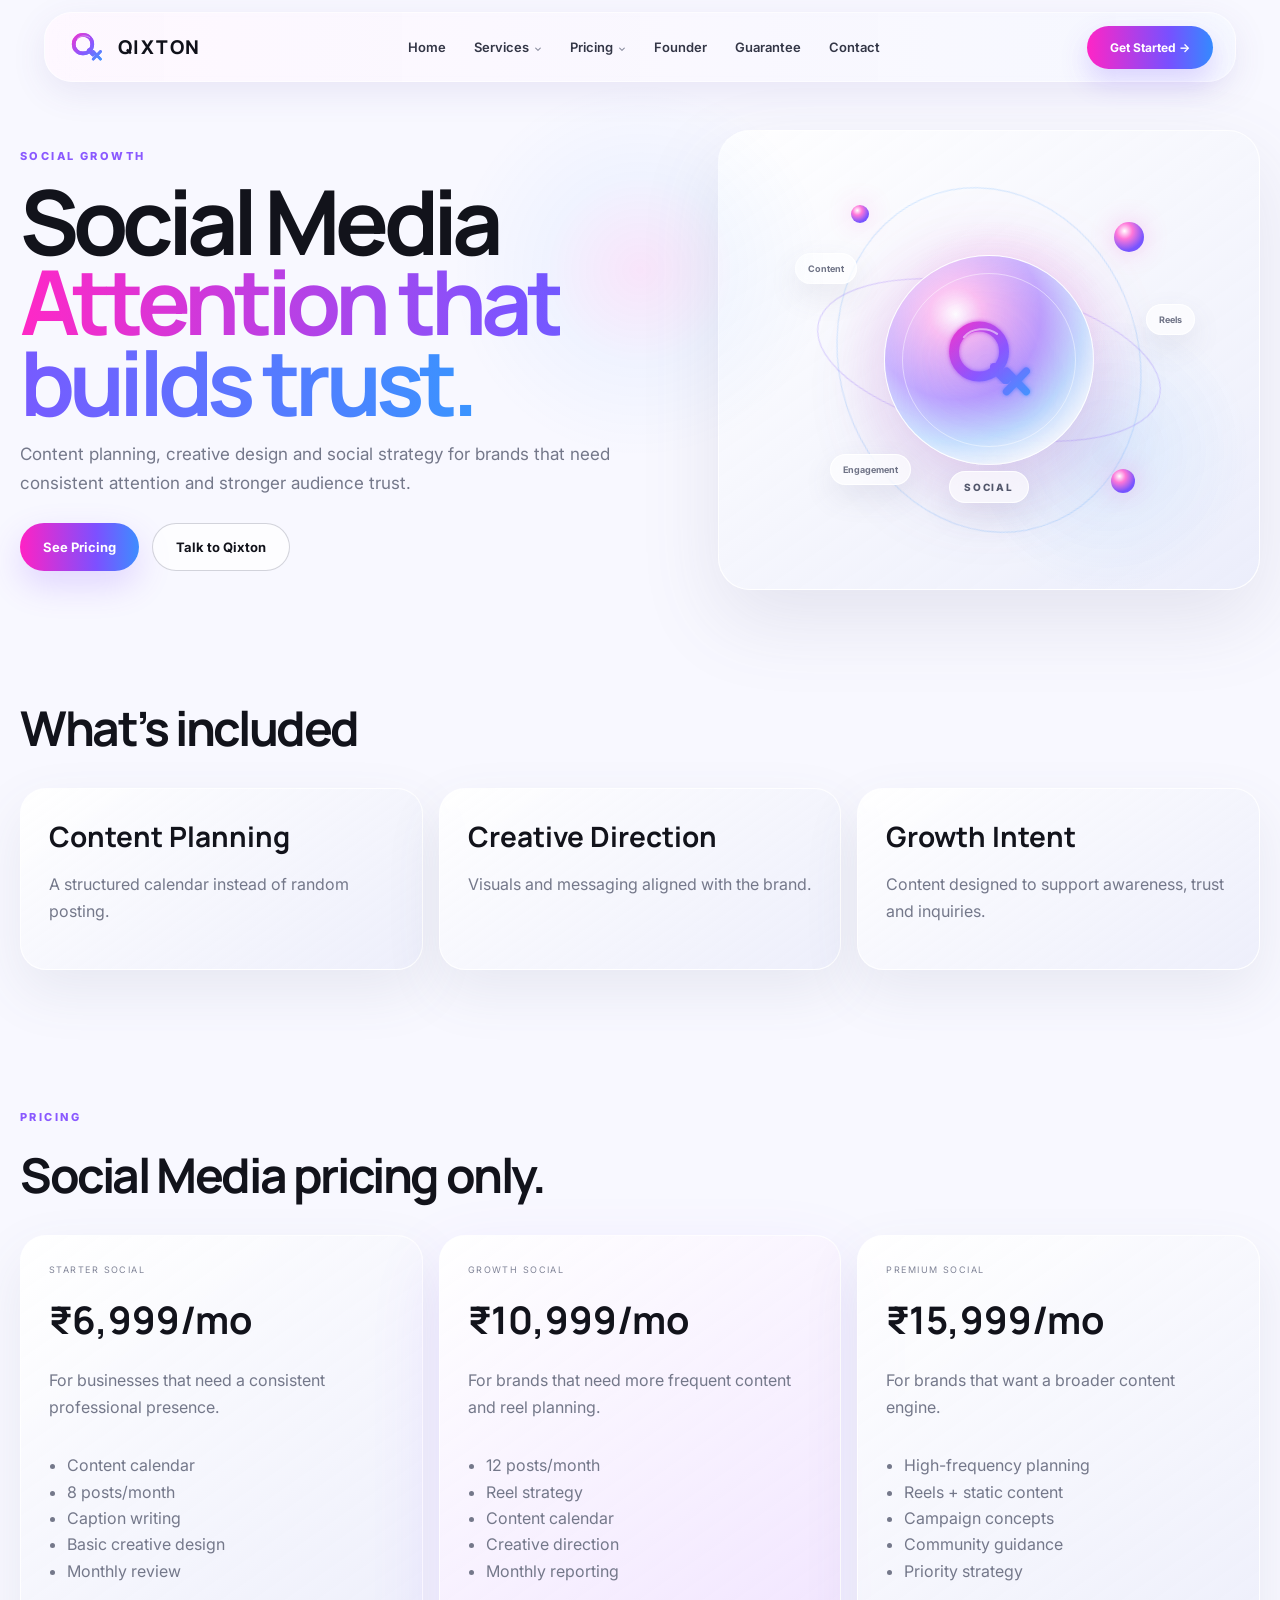
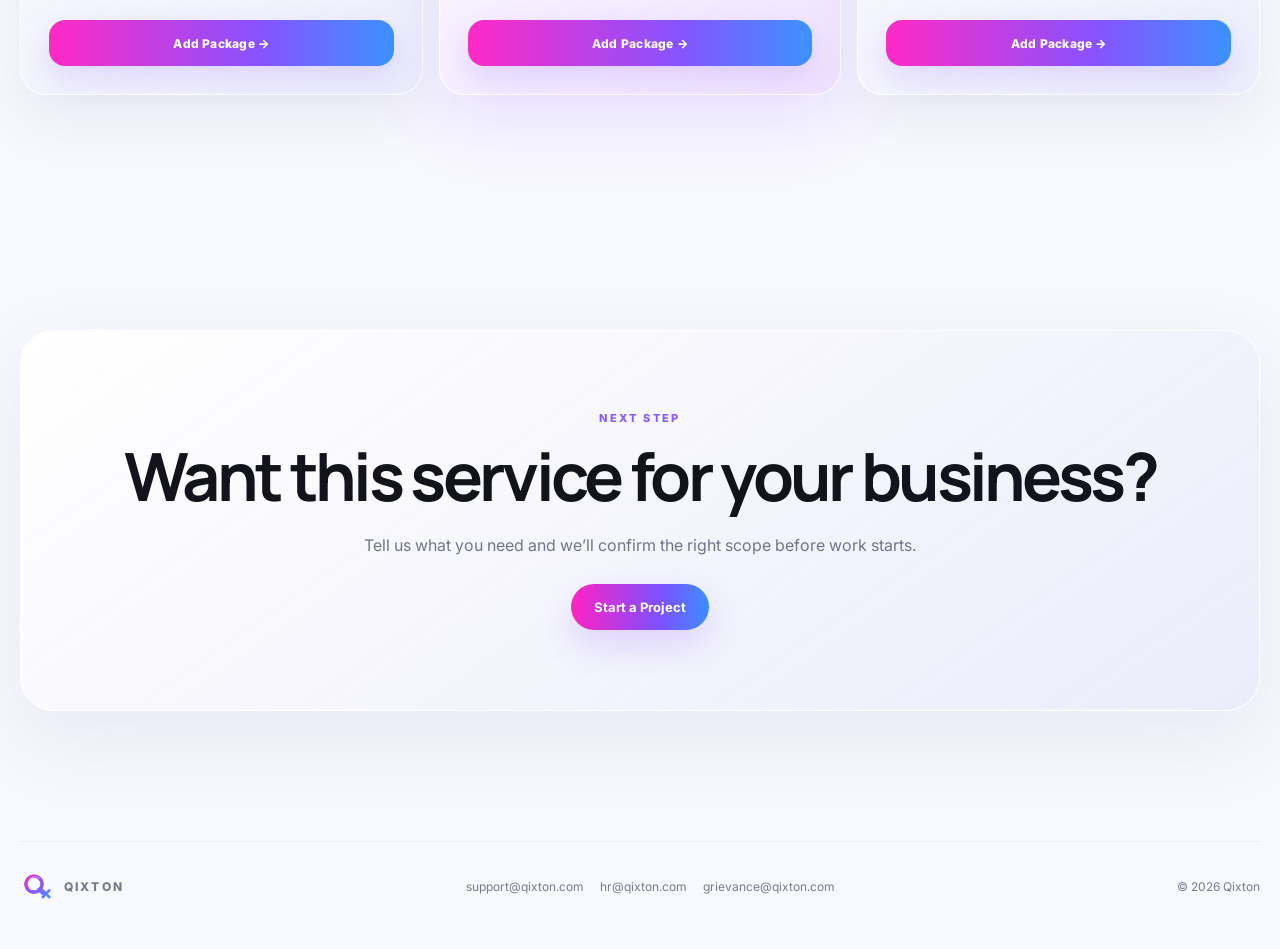
<file: social-media.html>
<!DOCTYPE html>

<html lang="en">
<head>
<!-- Google tag (gtag.js) -->
<script async src="https://www.googletagmanager.com/gtag/js?id=G-8XPJ436L1E"></script>
<script>
  window.dataLayer = window.dataLayer || [];
  function gtag(){dataLayer.push(arguments);}
  gtag('js', new Date());
  gtag('config', 'G-8XPJ436L1E');
</script>

<meta charset="utf-8"/><meta content="width=device-width,initial-scale=1" name="viewport"/>
<meta content="Content planning, creative design and social strategy for brands that need consistent attention and stronger audience trust." name="description"/>
<title>Social Media — Qixton</title>
<link href="favicon.svg" rel="icon" type="image/svg+xml"/><link href="apple-touch-icon.png" rel="apple-touch-icon"/><meta content="#f8f7ff" name="theme-color"/>
<link href="https://fonts.googleapis.com" rel="preconnect"/><link crossorigin="" href="https://fonts.gstatic.com" rel="preconnect"/>
<link href="https://fonts.googleapis.com/css2?family=Inter:wght@400;500;600;700;800&amp;family=Manrope:wght@600;700;800&amp;display=swap" rel="stylesheet"/>
<link href="style.css" rel="stylesheet"/>
</head>
<body><div class="cursor-glow"></div>
<header class="site-nav scrolled" id="siteNav">
<div class="shell nav-row-v2">
<a class="nav-brand-v2" href="index.html"><img alt="" src="qx-mark.svg"/><span>QIXTON</span></a>
<button aria-label="Open menu" class="nav-mobile-btn" id="navMobileBtn">☰</button>
<nav class="nav-menu-v2" id="navMenuV2">
<a href="index.html">Home</a>
<div class="nav-dropdown">
<button class="dropdown-toggle">Services <span>⌄</span></button>
<div class="dropdown-menu">
<a href="web-design.html"><b>Web Design</b><span>Websites &amp; conversion UX</span></a>
<a href="seo.html"><b>SEO</b><span>Organic &amp; local search</span></a>
<a href="social-media.html"><b>Social Media</b><span>Content, reels &amp; community</span></a>
<a href="paid-ads.html"><b>Paid Ads</b><span>Google &amp; Meta campaigns</span></a>
<a href="ai-search.html"><b>AI Search</b><span>AEO, GEO &amp; schema</span></a>
</div>
</div>
<div class="nav-dropdown">
<button class="dropdown-toggle">Pricing <span>⌄</span></button>
<div class="dropdown-menu pricing-drop">
<a href="pricing.html"><b>All Pricing</b><span>Compare Qixton packages</span></a>
<a href="web-design.html#pricing"><b>Website Pricing</b><span>From ₹9,999</span></a>
<a href="seo.html#pricing"><b>SEO Pricing</b><span>From ₹5,999/mo</span></a>
<a href="social-media.html#pricing"><b>Social Pricing</b><span>From ₹6,999/mo</span></a>
<a href="paid-ads.html#pricing"><b>Ads Pricing</b><span>From ₹7,999/mo</span></a>
<a href="ai-search.html#pricing"><b>AI Search Pricing</b><span>From ₹7,999/mo</span></a>
</div>
</div>
<a href="founder.html">Founder</a>
<a href="guarantee.html">Guarantee</a>
<a href="index.html#contact">Contact</a>
</nav>
<div class="nav-actions-v2">

<a class="nav-get-started" href="index.html#contact">Get Started →</a>
</div>
</div>
</header>
<main class="shell">
<section class="service-hero">
<div><div class="section-kicker">SOCIAL GROWTH</div><h1>Social Media<br/><span>Attention that builds trust.</span></h1><p>Content planning, creative design and social strategy for brands that need consistent attention and stronger audience trust.</p><div class="contact-actions" style="justify-content:flex-start;margin-top:24px"><a class="gradient-btn" href="#pricing">See Pricing</a><a class="outline-btn" href="contact-form.html?service=Social+Media">Talk to Qixton</a></div></div>
<div class="service-hero-visual">
<div class="service-cosmos">
<div class="cosmos-ring cr-a"></div>
<div class="cosmos-ring cr-b"></div>
<div class="cosmos-particle cp1"></div><div class="cosmos-particle cp2"></div><div class="cosmos-particle cp3"></div>
<div class="cosmos-core"><img alt="Qixton" src="qx-mark.svg"/></div>
<div class="cosmos-title">SOCIAL</div>
<span class="cosmos-chip chip-a">Content</span>
<span class="cosmos-chip chip-b">Reels</span>
<span class="cosmos-chip chip-c">Engagement</span>
</div>
</div>
</section>
<section class="service-page-section"><h2>What’s included</h2><div class="inner-grid-3"><article class="inner-card-light"><h3>Content Planning</h3><p>A structured calendar instead of random posting.</p></article><article class="inner-card-light"><h3>Creative Direction</h3><p>Visuals and messaging aligned with the brand.</p></article><article class="inner-card-light"><h3>Growth Intent</h3><p>Content designed to support awareness, trust and inquiries.</p></article></div></section>
<section class="service-page-section" id="pricing"><div class="section-kicker">PRICING</div><h2>Social Media pricing only.</h2><div class="service-price-grid"><article class="service-price-card"><small>STARTER SOCIAL</small><h3>₹6,999/mo</h3><p>For businesses that need a consistent professional presence.</p><ul><li>Content calendar</li><li>8 posts/month</li><li>Caption writing</li><li>Basic creative design</li><li>Monthly review</li></ul><a class="add-package-btn" href="contact-form.html?service=Social+Media&amp;package=STARTER+SOCIAL&amp;price=%E2%82%B96%2C999%2Fmo">Add Package →</a></article><article class="service-price-card featured"><small>GROWTH SOCIAL</small><h3>₹10,999/mo</h3><p>For brands that need more frequent content and reel planning.</p><ul><li>12 posts/month</li><li>Reel strategy</li><li>Content calendar</li><li>Creative direction</li><li>Monthly reporting</li></ul><a class="add-package-btn" href="contact-form.html?service=Social+Media&amp;package=GROWTH+SOCIAL&amp;price=%E2%82%B910%2C999%2Fmo">Add Package →</a></article><article class="service-price-card"><small>PREMIUM SOCIAL</small><h3>₹15,999/mo</h3><p>For brands that want a broader content engine.</p><ul><li>High-frequency planning</li><li>Reels + static content</li><li>Campaign concepts</li><li>Community guidance</li><li>Priority strategy</li></ul><a class="add-package-btn" href="contact-form.html?service=Social+Media&amp;package=PREMIUM+SOCIAL&amp;price=%E2%82%B915%2C999%2Fmo">Add Package →</a></article></div></section>
<section class="contact-light"><div class="contact-card"><div class="section-kicker">NEXT STEP</div><h2>Want this service for your business?</h2><p>Tell us what you need and we’ll confirm the right scope before work starts.</p><a class="gradient-btn" href="contact-form.html?service=Social+Media">Start a Project</a></div></section>
</main>
<footer class="inner-footer shell"><a class="inner-brand" href="index.html"><img alt="" src="qx-mark.svg"/><span>QIXTON</span></a><div class="footer-emails"><a href="mailto:support@qixton.com">support@qixton.com</a><a href="mailto:hr@qixton.com">hr@qixton.com</a><a href="mailto:grievance@qixton.com">grievance@qixton.com</a></div><span>© <span id="year"></span> Qixton</span></footer>
<script src="script.js"></script></body></html>
</file>
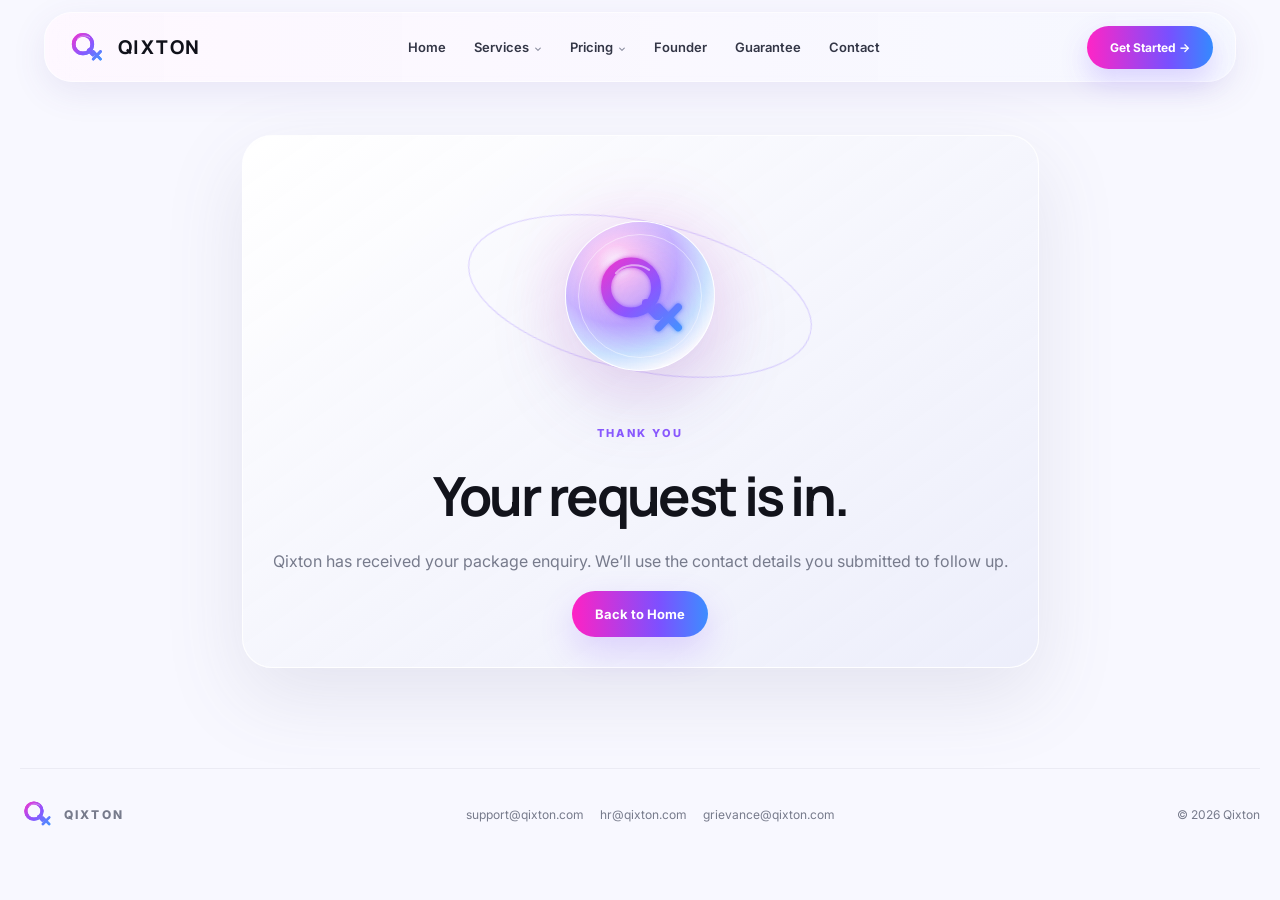
<file: thank-you.html>
<!DOCTYPE html>
<html lang="en"><head>
<!-- Google tag (gtag.js) -->
<script async src="https://www.googletagmanager.com/gtag/js?id=G-8XPJ436L1E"></script>
<script>
  window.dataLayer = window.dataLayer || [];
  function gtag(){dataLayer.push(arguments);}
  gtag('js', new Date());
  gtag('config', 'G-8XPJ436L1E');
</script>
<meta charset="utf-8"/><meta content="width=device-width,initial-scale=1" name="viewport"/><meta content="#f8f7ff" name="theme-color"/><title>Thank You — Qixton</title><link href="favicon.svg" rel="icon" type="image/svg+xml"/><link href="apple-touch-icon.png" rel="apple-touch-icon"/><link href="https://fonts.googleapis.com" rel="preconnect"/><link crossorigin="" href="https://fonts.gstatic.com" rel="preconnect"/><link href="https://fonts.googleapis.com/css2?family=Inter:wght@400;500;600;700;800&amp;family=Manrope:wght@600;700;800&amp;display=swap" rel="stylesheet"/><link href="style.css" rel="stylesheet"/></head><body><header class="site-nav scrolled" id="siteNav">
<div class="shell nav-row-v2">
<a class="nav-brand-v2" href="index.html"><img alt="" src="qx-mark.svg"/><span>QIXTON</span></a>
<button aria-label="Open menu" class="nav-mobile-btn" id="navMobileBtn">☰</button>
<nav class="nav-menu-v2" id="navMenuV2">
<a href="index.html">Home</a>
<div class="nav-dropdown">
<button class="dropdown-toggle">Services <span>⌄</span></button>
<div class="dropdown-menu">
<a href="web-design.html"><b>Web Design</b><span>Websites &amp; conversion UX</span></a>
<a href="seo.html"><b>SEO</b><span>Organic &amp; local search</span></a>
<a href="social-media.html"><b>Social Media</b><span>Content, reels &amp; community</span></a>
<a href="paid-ads.html"><b>Paid Ads</b><span>Google &amp; Meta campaigns</span></a>
<a href="ai-search.html"><b>AI Search</b><span>AEO, GEO &amp; schema</span></a>
</div>
</div>
<div class="nav-dropdown">
<button class="dropdown-toggle">Pricing <span>⌄</span></button>
<div class="dropdown-menu pricing-drop">
<a href="pricing.html"><b>All Pricing</b><span>Compare Qixton packages</span></a>
<a href="web-design.html#pricing"><b>Website Pricing</b><span>From ₹9,999</span></a>
<a href="seo.html#pricing"><b>SEO Pricing</b><span>From ₹5,999/mo</span></a>
<a href="social-media.html#pricing"><b>Social Pricing</b><span>From ₹6,999/mo</span></a>
<a href="paid-ads.html#pricing"><b>Ads Pricing</b><span>From ₹7,999/mo</span></a>
<a href="ai-search.html#pricing"><b>AI Search Pricing</b><span>From ₹7,999/mo</span></a>
</div>
</div>
<a href="founder.html">Founder</a>
<a href="guarantee.html">Guarantee</a>
<a href="index.html#contact">Contact</a>
</nav>
<div class="nav-actions-v2">

<a class="nav-get-started" href="index.html#contact">Get Started →</a>
</div>
</div>
</header><main class="shell package-form-shell" style="grid-template-columns:1fr"><section class="package-form-card" style="max-width:800px;margin:auto;text-align:center"><div class="service-cosmos" style="margin:auto;width:260px"><div class="cosmos-ring cr-a"></div><div class="cosmos-core" style="width:150px;height:150px"><img alt="Qixton" src="qx-mark.svg"/></div></div><div class="section-kicker">THANK YOU</div><h1 style="font-family:Manrope;font-size:54px;letter-spacing:-.05em;margin:8px 0">Your request is in.</h1><p style="color:#777b8c;line-height:1.7">Qixton has received your package enquiry. We’ll use the contact details you submitted to follow up.</p><a class="gradient-btn" href="index.html">Back to Home</a></section></main><footer class="inner-footer shell"><a class="inner-brand" href="index.html"><img alt="" src="qx-mark.svg"><span>QIXTON</span></img></a><div class="footer-emails"><a href="mailto:support@qixton.com">support@qixton.com</a><a href="mailto:hr@qixton.com">hr@qixton.com</a><a href="mailto:grievance@qixton.com">grievance@qixton.com</a></div><span>© <span id="year"></span> Qixton</span></footer><script src="script.js"></script></body></html>
</file>
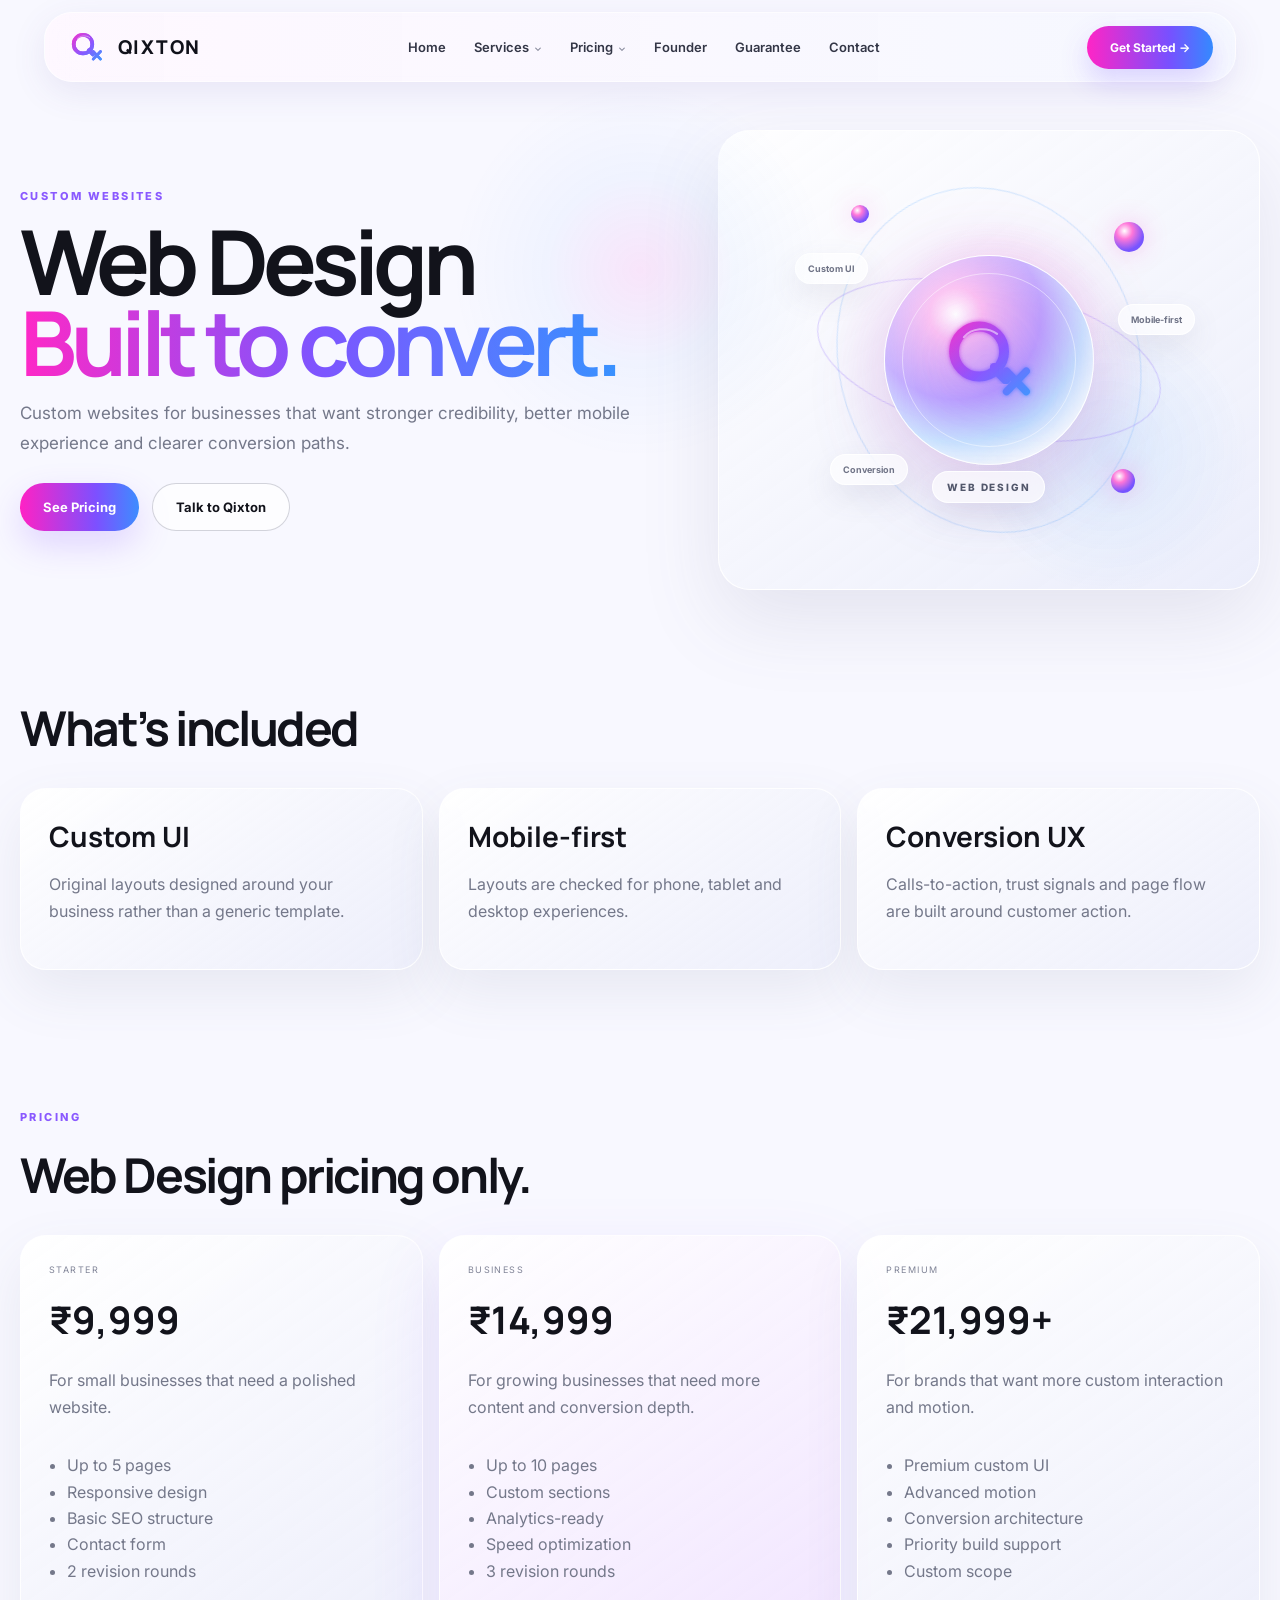
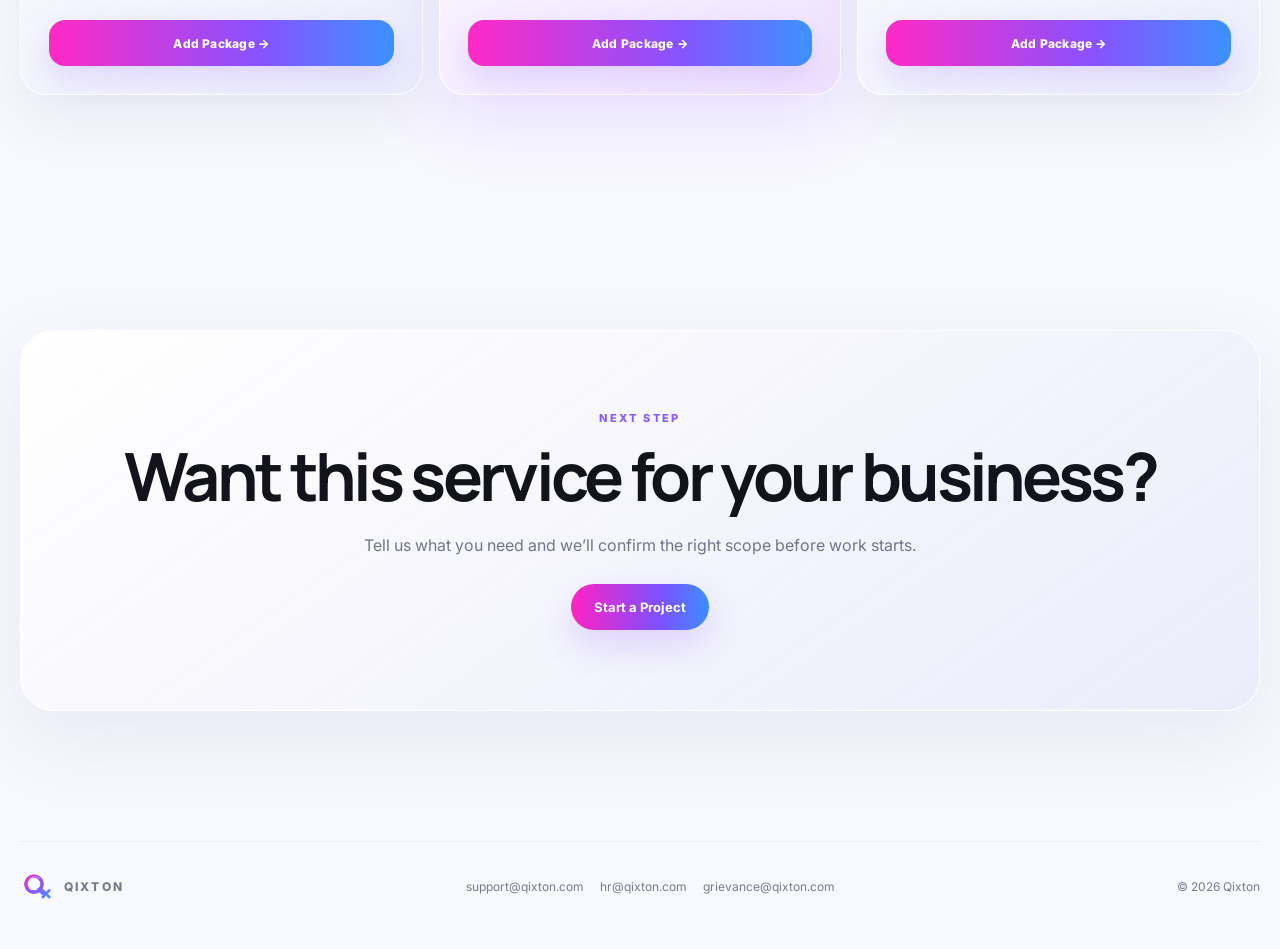
<file: web-design.html>
<!DOCTYPE html>

<html lang="en">
<head>
<!-- Google tag (gtag.js) -->
<script async src="https://www.googletagmanager.com/gtag/js?id=G-8XPJ436L1E"></script>
<script>
  window.dataLayer = window.dataLayer || [];
  function gtag(){dataLayer.push(arguments);}
  gtag('js', new Date());
  gtag('config', 'G-8XPJ436L1E');
</script>

<meta charset="utf-8"/><meta content="width=device-width,initial-scale=1" name="viewport"/>
<meta content="Custom websites for businesses that want stronger credibility, better mobile experience and clearer conversion paths." name="description"/>
<title>Web Design — Qixton</title>
<link href="favicon.svg" rel="icon" type="image/svg+xml"/><link href="apple-touch-icon.png" rel="apple-touch-icon"/><meta content="#f8f7ff" name="theme-color"/>
<link href="https://fonts.googleapis.com" rel="preconnect"/><link crossorigin="" href="https://fonts.gstatic.com" rel="preconnect"/>
<link href="https://fonts.googleapis.com/css2?family=Inter:wght@400;500;600;700;800&amp;family=Manrope:wght@600;700;800&amp;display=swap" rel="stylesheet"/>
<link href="style.css" rel="stylesheet"/>
</head>
<body><div class="cursor-glow"></div>
<header class="site-nav scrolled" id="siteNav">
<div class="shell nav-row-v2">
<a class="nav-brand-v2" href="index.html"><img alt="" src="qx-mark.svg"/><span>QIXTON</span></a>
<button aria-label="Open menu" class="nav-mobile-btn" id="navMobileBtn">☰</button>
<nav class="nav-menu-v2" id="navMenuV2">
<a href="index.html">Home</a>
<div class="nav-dropdown">
<button class="dropdown-toggle">Services <span>⌄</span></button>
<div class="dropdown-menu">
<a href="web-design.html"><b>Web Design</b><span>Websites &amp; conversion UX</span></a>
<a href="seo.html"><b>SEO</b><span>Organic &amp; local search</span></a>
<a href="social-media.html"><b>Social Media</b><span>Content, reels &amp; community</span></a>
<a href="paid-ads.html"><b>Paid Ads</b><span>Google &amp; Meta campaigns</span></a>
<a href="ai-search.html"><b>AI Search</b><span>AEO, GEO &amp; schema</span></a>
</div>
</div>
<div class="nav-dropdown">
<button class="dropdown-toggle">Pricing <span>⌄</span></button>
<div class="dropdown-menu pricing-drop">
<a href="pricing.html"><b>All Pricing</b><span>Compare Qixton packages</span></a>
<a href="web-design.html#pricing"><b>Website Pricing</b><span>From ₹9,999</span></a>
<a href="seo.html#pricing"><b>SEO Pricing</b><span>From ₹5,999/mo</span></a>
<a href="social-media.html#pricing"><b>Social Pricing</b><span>From ₹6,999/mo</span></a>
<a href="paid-ads.html#pricing"><b>Ads Pricing</b><span>From ₹7,999/mo</span></a>
<a href="ai-search.html#pricing"><b>AI Search Pricing</b><span>From ₹7,999/mo</span></a>
</div>
</div>
<a href="founder.html">Founder</a>
<a href="guarantee.html">Guarantee</a>
<a href="index.html#contact">Contact</a>
</nav>
<div class="nav-actions-v2">

<a class="nav-get-started" href="index.html#contact">Get Started →</a>
</div>
</div>
</header>
<main class="shell">
<section class="service-hero">
<div><div class="section-kicker">CUSTOM WEBSITES</div><h1>Web Design<br/><span>Built to convert.</span></h1><p>Custom websites for businesses that want stronger credibility, better mobile experience and clearer conversion paths.</p><div class="contact-actions" style="justify-content:flex-start;margin-top:24px"><a class="gradient-btn" href="#pricing">See Pricing</a><a class="outline-btn" href="contact-form.html?service=Web+Design">Talk to Qixton</a></div></div>
<div class="service-hero-visual">
<div class="service-cosmos">
<div class="cosmos-ring cr-a"></div>
<div class="cosmos-ring cr-b"></div>
<div class="cosmos-particle cp1"></div><div class="cosmos-particle cp2"></div><div class="cosmos-particle cp3"></div>
<div class="cosmos-core"><img alt="Qixton" src="qx-mark.svg"/></div>
<div class="cosmos-title">WEB DESIGN</div>
<span class="cosmos-chip chip-a">Custom UI</span>
<span class="cosmos-chip chip-b">Mobile-first</span>
<span class="cosmos-chip chip-c">Conversion</span>
</div>
</div>
</section>
<section class="service-page-section"><h2>What’s included</h2><div class="inner-grid-3"><article class="inner-card-light"><h3>Custom UI</h3><p>Original layouts designed around your business rather than a generic template.</p></article><article class="inner-card-light"><h3>Mobile-first</h3><p>Layouts are checked for phone, tablet and desktop experiences.</p></article><article class="inner-card-light"><h3>Conversion UX</h3><p>Calls-to-action, trust signals and page flow are built around customer action.</p></article></div></section>
<section class="service-page-section" id="pricing"><div class="section-kicker">PRICING</div><h2>Web Design pricing only.</h2><div class="service-price-grid"><article class="service-price-card"><small>STARTER</small><h3>₹9,999</h3><p>For small businesses that need a polished website.</p><ul><li>Up to 5 pages</li><li>Responsive design</li><li>Basic SEO structure</li><li>Contact form</li><li>2 revision rounds</li></ul><a class="add-package-btn" href="contact-form.html?service=Web+Design&amp;package=STARTER&amp;price=%E2%82%B99%2C999">Add Package →</a></article><article class="service-price-card featured"><small>BUSINESS</small><h3>₹14,999</h3><p>For growing businesses that need more content and conversion depth.</p><ul><li>Up to 10 pages</li><li>Custom sections</li><li>Analytics-ready</li><li>Speed optimization</li><li>3 revision rounds</li></ul><a class="add-package-btn" href="contact-form.html?service=Web+Design&amp;package=BUSINESS&amp;price=%E2%82%B914%2C999">Add Package →</a></article><article class="service-price-card"><small>PREMIUM</small><h3>₹21,999+</h3><p>For brands that want more custom interaction and motion.</p><ul><li>Premium custom UI</li><li>Advanced motion</li><li>Conversion architecture</li><li>Priority build support</li><li>Custom scope</li></ul><a class="add-package-btn" href="contact-form.html?service=Web+Design&amp;package=PREMIUM&amp;price=%E2%82%B921%2C999%2B">Add Package →</a></article></div></section>
<section class="contact-light"><div class="contact-card"><div class="section-kicker">NEXT STEP</div><h2>Want this service for your business?</h2><p>Tell us what you need and we’ll confirm the right scope before work starts.</p><a class="gradient-btn" href="contact-form.html?service=Web+Design">Start a Project</a></div></section>
</main>
<footer class="inner-footer shell"><a class="inner-brand" href="index.html"><img alt="" src="qx-mark.svg"/><span>QIXTON</span></a><div class="footer-emails"><a href="mailto:support@qixton.com">support@qixton.com</a><a href="mailto:hr@qixton.com">hr@qixton.com</a><a href="mailto:grievance@qixton.com">grievance@qixton.com</a></div><span>© <span id="year"></span> Qixton</span></footer>
<script src="script.js"></script></body></html>
</file>
<file: style.css>
:root{
  --ink:#12121a;--muted:#5d6070;--line:rgba(63,67,91,.13);--glass:rgba(255,255,255,.64);
  --pink:#ff24c8;--purple:#7b4dff;--blue:#2e83ff;--cyan:#47d8ff;--bg:#f7f7ff;--max:1440px;
}
*{box-sizing:border-box} html{scroll-behavior:smooth} body{margin:0;font-family:Inter,system-ui,sans-serif;background:linear-gradient(180deg,#f7f8ff,#f6f4fb 60%,#fbfaff);color:var(--ink);overflow-x:hidden} a{text-decoration:none;color:inherit} img{display:block;max-width:100%}.shell{width:min(var(--max),calc(100% - 40px));margin:auto}.cursor-glow{position:fixed;width:380px;height:380px;border-radius:50%;left:50%;top:30%;transform:translate(-50%,-50%);pointer-events:none;z-index:50;background:radial-gradient(circle,rgba(255,36,200,.09),rgba(46,131,255,.04) 35%,transparent 70%);mix-blend-mode:multiply}
.hero-exact{position:relative;width:100%;aspect-ratio:16/9;min-height:100vh;overflow:hidden;background:#eef0fb}.hero-reference{position:absolute;inset:0;width:100%;height:100%;object-fit:cover;object-position:center;transform:scale(1.001);transition:transform .3s ease}.hero-exact:hover .hero-reference{transform:scale(1.008)}.hero-shine{position:absolute;border-radius:50%;pointer-events:none;filter:blur(3px);mix-blend-mode:screen}.shine-a{width:320px;height:320px;left:38%;top:34%;background:radial-gradient(circle,rgba(255,255,255,.28),rgba(255,49,204,.09) 35%,transparent 70%);animation:shineFloat 7s ease-in-out infinite}.shine-b{width:260px;height:260px;right:16%;bottom:15%;background:radial-gradient(circle,rgba(255,255,255,.2),rgba(58,173,255,.08) 35%,transparent 70%);animation:shineFloat 8.5s ease-in-out infinite reverse}@keyframes shineFloat{50%{transform:translateY(-18px) translateX(8px)}}.hero-particle{position:absolute;width:10px;height:10px;border-radius:50%;background:#fff;box-shadow:0 0 20px rgba(255,54,207,.7);animation:particleFloat 5s ease-in-out infinite}.hp1{left:46%;top:22%}.hp2{left:65%;top:42%;animation-delay:.7s}.hp3{right:12%;top:28%;animation-delay:1.3s}@keyframes particleFloat{50%{transform:translateY(-16px) scale(1.15)}}
.hotspot{position:absolute;z-index:5;display:block}.hs-home{left:31.5%;top:1.5%;width:5.5%;height:6%}.hs-services{left:38%;top:1.5%;width:6%;height:6%}.hs-pricing{left:44.8%;top:1.5%;width:5%;height:6%}.hs-founder{left:51%;top:1.5%;width:5.3%;height:6%}.hs-guarantee{left:57.5%;top:1.5%;width:6.4%;height:6%}.hs-contact{left:64.7%;top:1.5%;width:5.5%;height:6%}.hs-getstarted{right:4.5%;top:1.5%;width:10.5%;height:6.5%}.hs-herocta{left:5%;top:50.5%;width:15.2%;height:6.6%}.hs-work{left:20.8%;top:50.5%;width:11.8%;height:6.6%}.hs-web{right:4.5%;top:15.3%;width:24%;height:8.8%}.hs-seo{right:4.5%;top:25.5%;width:24%;height:8.8%}.hs-social{right:4.5%;top:35.8%;width:24%;height:8.8%}.hs-ads{right:4.5%;top:46.1%;width:24%;height:8.8%}.hs-ai{right:4.5%;top:56.4%;width:24%;height:8.8%}
.story-light{background:linear-gradient(180deg,#f7f8ff,#f0eff8 50%,#f8f7fc);border-top:1px solid rgba(95,97,119,.1);border-bottom:1px solid rgba(95,97,119,.1)}.story-grid{display:grid;grid-template-columns:1.05fr .95fr;gap:76px;align-items:start}.sticky-showcase{position:sticky;top:0;height:100vh;display:grid;place-items:center}.glass-stage{width:100%;height:min(76vh,720px);position:relative;border-radius:34px;border:1px solid rgba(255,255,255,.86);overflow:hidden;background:radial-gradient(circle at 65% 42%,rgba(255,71,205,.13),transparent 31%),radial-gradient(circle at 26% 75%,rgba(64,153,255,.13),transparent 29%),linear-gradient(145deg,rgba(255,255,255,.83),rgba(229,231,248,.72));box-shadow:0 40px 120px rgba(79,83,120,.16),inset 0 0 0 1px rgba(255,255,255,.72);backdrop-filter:blur(20px)}.stage-grid{position:absolute;inset:0;background-image:linear-gradient(rgba(81,84,110,.045) 1px,transparent 1px),linear-gradient(90deg,rgba(81,84,110,.045) 1px,transparent 1px);background-size:42px 42px;mask-image:radial-gradient(circle,#000 12%,transparent 85%)}.stage-label{position:absolute;top:0;left:0;right:0;height:50px;padding:0 18px;display:flex;align-items:center;justify-content:space-between;font-size:8px;letter-spacing:.16em;color:#777b8f;border-bottom:1px solid rgba(77,80,103,.08);z-index:10}.stage-label b{font-weight:600;color:#44475a}.stage-scene{position:absolute;inset:50px 0 0;opacity:0;visibility:hidden;transform:scale(.97);transition:opacity .5s ease,transform .6s ease,visibility .5s}.stage-scene.active{opacity:1;visibility:visible;transform:scale(1)}
.web-window{position:absolute;border-radius:22px;border:1px solid rgba(255,255,255,.88);background:rgba(255,255,255,.52);backdrop-filter:blur(20px);box-shadow:0 28px 80px rgba(78,82,118,.18)}.ww-back{width:60%;height:53%;left:10%;top:15%;transform:rotate(-6deg);opacity:.65}.ww-main{width:70%;height:62%;left:15%;top:18%;overflow:hidden}.window-bar{height:34px;border-bottom:1px solid rgba(69,72,96,.08);display:flex;gap:6px;align-items:center;padding:0 12px}.window-bar i{width:6px;height:6px;border-radius:50%;background:#c8cad5}.window-layout{height:calc(100% - 34px);position:relative;padding:30px}.wl-copy{width:48%;padding-top:30px}.wl-copy span{display:block;height:9px;border-radius:8px;background:#d4d5de;margin-bottom:10px}.wl-copy span:nth-child(2){width:78%;background:#c8cae5}.wl-copy b{display:block;width:95px;height:28px;border-radius:999px;background:linear-gradient(90deg,var(--pink),var(--blue));margin-top:22px}.wl-orb{position:absolute;right:28px;top:56px;width:150px;height:150px;border-radius:50%;background:radial-gradient(circle at 32% 28%,#fff,#ff8ee1 13%,#7f5bff 48%,#2d3f8f 74%);box-shadow:0 0 50px rgba(255,64,202,.23)}.phone-card{position:absolute;right:8%;bottom:7%;width:100px;height:205px;border-radius:24px;border:5px solid rgba(79,82,110,.14);background:rgba(255,255,255,.78);padding:25px 10px;transform:rotate(4deg);box-shadow:0 24px 70px rgba(80,84,119,.16)}.phone-card i{position:absolute;top:7px;left:50%;transform:translateX(-50%);width:40px;height:6px;border-radius:999px;background:#d4d4df}.phone-card span{display:block;height:34px;border-radius:9px;background:#e7e7ef;margin-bottom:8px}.phone-card span:nth-of-type(2){height:76px;background:linear-gradient(145deg,#ff86de,#82b6ff)}.glass-badge,.mini-chip{position:absolute;padding:8px 12px;border-radius:999px;border:1px solid rgba(255,255,255,.88);background:rgba(255,255,255,.64);font-size:9px;color:#65697c;box-shadow:0 10px 30px rgba(84,87,120,.12)}.gb1{left:7%;bottom:16%}.gb2{right:7%;top:22%}
.search-panel{position:absolute;left:8%;top:16%;width:68%;display:grid;gap:12px}.search-bar{height:60px;border-radius:18px;background:rgba(255,255,255,.9);display:flex;align-items:center;gap:12px;padding:0 18px;box-shadow:0 18px 50px rgba(85,88,123,.14)}.search-bar span{font-size:24px;color:#4b74ff}.search-bar b{flex:1;font-size:12px}.search-bar i{font-style:normal;color:#8c8fa3}.search-result{min-height:78px;border-radius:16px;border:1px solid rgba(255,255,255,.9);background:rgba(255,255,255,.55);display:flex;gap:14px;align-items:center;padding:14px}.search-result.sr1{background:linear-gradient(110deg,rgba(255,255,255,.9),rgba(239,230,255,.86));box-shadow:0 16px 40px rgba(112,99,166,.12)}.search-result em{font-style:normal;color:#a0a3b2;font-size:12px}.search-result small{display:block;font-size:7px;letter-spacing:.13em;color:#2998ff}.search-result h4{margin:3px 0;font-size:14px}.search-result p{margin:0;color:#818596;font-size:9px}.line{width:66%;height:8px;border-radius:5px;background:#d9dbe5}.line.short{width:46%}.seo-orb{position:absolute;right:8%;bottom:16%;width:170px;height:170px;border-radius:50%;display:grid;place-items:center;font-family:Manrope;font-size:44px;font-weight:800;color:#fff;background:radial-gradient(circle at 35% 30%,#fff,#ff8ee1 10%,#655cff 50%,#3088ee 75%);box-shadow:0 22px 55px rgba(99,99,178,.2)}.mc1{right:12%;top:22%}.mc2{right:4%;top:37%}.mc3{right:25%;top:46%}
.social-phone{position:absolute;left:34%;top:12%;width:218px;height:410px;border-radius:34px;background:rgba(255,255,255,.82);border:6px solid rgba(101,106,140,.12);box-shadow:0 30px 80px rgba(90,94,130,.18);padding:20px 12px}.phone-notch{position:absolute;top:5px;left:50%;transform:translateX(-50%);width:70px;height:10px;border-radius:999px;background:#d5d5df}.social-post{height:255px;border-radius:20px;margin-top:24px;background:radial-gradient(circle at 60% 35%,#ff92e0,#9a7dff 40%,#68b7ff 78%);position:relative;overflow:hidden;display:flex;align-items:flex-end;padding:20px}.social-post b{position:relative;z-index:2;font-family:Manrope;font-size:27px;line-height:.88;letter-spacing:-.05em}.social-post i{position:absolute;width:145px;height:145px;border-radius:50%;border:2px solid rgba(255,255,255,.65);right:-30px;top:20px}.social-actions{display:flex;gap:8px;margin-top:14px}.social-actions i{width:17px;height:17px;border:1px solid #b8bbca;border-radius:50%}.social-float{position:absolute;min-width:118px;border-radius:17px;background:rgba(255,255,255,.66);border:1px solid rgba(255,255,255,.9);padding:13px;box-shadow:0 16px 45px rgba(82,88,122,.14)}.social-float small{display:block;color:#7c8091;font-size:7px}.social-float b{display:block;margin-top:5px}.sf1{left:8%;top:25%}.sf2{right:8%;top:34%}.sf3{left:10%;bottom:18%}
.ads-dashboard{position:absolute;inset:10%;border-radius:25px;background:rgba(255,255,255,.68);border:1px solid rgba(255,255,255,.9);box-shadow:0 26px 70px rgba(88,92,126,.15);padding:22px}.ad-head{display:flex;justify-content:space-between;font-size:8px;letter-spacing:.15em;color:#7a7e90}.ad-head b{color:#39aa8a}.ad-chart{height:58%;position:relative}.ad-chart svg{width:100%;height:100%}.ad-chart path{fill:none;stroke:#ff46c7;stroke-width:3;filter:drop-shadow(0 0 5px rgba(255,70,199,.45))}.ad-metrics{display:grid;grid-template-columns:repeat(3,1fr);gap:10px}.ad-metrics div{background:rgba(248,249,255,.9);border:1px solid rgba(107,111,141,.08);border-radius:15px;padding:14px}.ad-metrics small{display:block;color:#8a8e9f;font-size:8px}.ad-metrics b{display:block;margin-top:5px;font-size:22px;color:#5662ff}
.ai-query,.ai-answer{position:absolute;left:14%;width:72%;border-radius:20px;background:rgba(255,255,255,.68);border:1px solid rgba(255,255,255,.92);box-shadow:0 20px 60px rgba(91,95,129,.14);backdrop-filter:blur(20px)}.ai-query{top:24%;padding:17px 20px;display:flex;align-items:center;gap:12px}.ai-query i{font-style:normal;color:#2faeff;font-size:20px}.ai-query p{margin:0;flex:1;font-size:12px}.ai-query span{font-size:7px;letter-spacing:.15em;color:#888c9e}.ai-answer{top:44%;padding:22px}.ai-top{display:flex;gap:12px;align-items:center}.ai-top>b{width:35px;height:35px;border-radius:50%;display:grid;place-items:center;background:linear-gradient(135deg,#5edcff,#ff6ed6);font-family:Manrope}.ai-top small{display:block;font-size:7px;letter-spacing:.14em;color:#2887ff}.ai-top h4{margin:3px 0 0}.ai-answer>p{font-size:10px;line-height:1.6;color:#7d8191;margin:15px 0}.ai-pills{display:flex;gap:8px}.ai-pills span{font-size:7px;border:1px solid rgba(67,133,255,.2);padding:7px 9px;border-radius:999px;background:#fff}.ai-dot{position:absolute;width:10px;height:10px;border-radius:50%;background:#4dd7ff;box-shadow:0 0 17px rgba(77,215,255,.7)}.d1{left:12%;top:30%}.d2{right:12%;top:36%}.d3{left:18%;bottom:17%}.d4{right:18%;bottom:20%}
.story-copy{padding:22vh 0}.story-step{min-height:78vh;display:flex;flex-direction:column;justify-content:center;opacity:.28;transition:opacity .3s}.story-step.active{opacity:1}.story-step>span{font-size:10px;letter-spacing:.18em;font-weight:700;color:#b846ff;margin-bottom:18px}.story-step h2{font-family:Manrope;font-size:clamp(44px,5vw,72px);line-height:.98;letter-spacing:-.055em;margin:0}.story-step h2 em{font-style:normal;color:#6d74ff}.story-step p{max-width:500px;color:#737789;font-size:16px;line-height:1.7;margin:23px 0 0}
.platforms-light,.pricing-light,.founder-light,.guarantee-light,.contact-light{padding-top:130px;padding-bottom:130px}.section-kicker{font-size:11px;letter-spacing:.22em;font-weight:800;color:#8a59ff;margin-bottom:18px}.section-heading{display:grid;grid-template-columns:1.25fr .75fr;gap:70px;align-items:end;margin-bottom:48px}.section-heading h2,.founder-copy h2,.guarantee-card h2,.contact-card h2{font-family:Manrope;font-size:clamp(44px,5.2vw,76px);line-height:.98;letter-spacing:-.055em;margin:0}.section-heading p,.founder-copy p,.guarantee-card p,.contact-card p{color:#717587;line-height:1.7;font-size:16px;margin:0}.platform-grid{display:grid;grid-template-columns:repeat(4,1fr);gap:14px}.platform-grid article{padding:24px;border-radius:24px;border:1px solid rgba(255,255,255,.9);background:linear-gradient(145deg,rgba(255,255,255,.83),rgba(232,234,249,.68));box-shadow:0 20px 50px rgba(90,95,130,.1)}.platform-grid b{display:block;font-size:23px;margin-bottom:10px}.platform-grid span{color:#74788b;line-height:1.6;font-size:14px}.pricing-grid{display:grid;grid-template-columns:repeat(3,1fr);gap:16px}.price-card{min-height:410px;padding:27px;border-radius:26px;border:1px solid rgba(255,255,255,.92);background:linear-gradient(145deg,rgba(255,255,255,.88),rgba(234,236,251,.72));box-shadow:0 22px 55px rgba(88,92,127,.1)}.price-card.featured{background:linear-gradient(145deg,rgba(255,255,255,.98),rgba(238,225,255,.83));box-shadow:0 28px 70px rgba(142,83,255,.14)}.price-card small{display:block;font-size:9px;letter-spacing:.15em;color:#808497}.price-card h3{font-family:Manrope;font-size:42px;margin:25px 0 9px}.price-card h3 span{font-size:15px;color:#808497}.price-card p{color:#74788b;line-height:1.6}.price-card ul{list-style:none;padding:0;margin:28px 0 0;border-top:1px solid rgba(94,98,127,.1)}.price-card li{padding:13px 0;border-bottom:1px solid rgba(94,98,127,.1);font-size:13px;color:#55596b}.page-link{display:block;width:max-content;margin:28px auto 0;font-size:13px;font-weight:700;color:#6b53ff}.page-link.left{margin:24px 0 0}.founder-light{display:grid;grid-template-columns:.9fr 1.1fr;gap:70px;align-items:center;border-top:1px solid rgba(81,85,111,.08);border-bottom:1px solid rgba(81,85,111,.08)}.founder-photo img{width:100%;aspect-ratio:4/5;object-fit:cover;border-radius:32px;box-shadow:0 28px 80px rgba(88,92,127,.15)}.founder-sign{display:flex;flex-direction:column;gap:4px;padding:20px 0;border-top:1px solid rgba(81,85,111,.09);border-bottom:1px solid rgba(81,85,111,.09);margin-top:24px}.founder-sign b{font-size:20px}.founder-sign span{font-size:13px;color:#777b8d}.guarantee-card{min-height:520px;border-radius:34px;padding:60px;display:flex;align-items:center;justify-content:space-between;gap:50px;background:radial-gradient(circle at 78% 42%,rgba(255,98,216,.26),transparent 28%),radial-gradient(circle at 90% 20%,rgba(67,157,255,.19),transparent 24%),linear-gradient(145deg,#fff,#eef0ff);border:1px solid rgba(255,255,255,.94);box-shadow:0 30px 80px rgba(90,94,128,.13)}.guarantee-card>div{max-width:800px}.gradient-btn,.outline-btn{display:inline-flex;align-items:center;justify-content:center;padding:15px 23px;border-radius:999px;font-weight:700;font-size:13px}.gradient-btn{color:#fff;background:linear-gradient(90deg,#ff22c4,#7d50ff 64%,#3d8dff);box-shadow:0 14px 35px rgba(129,71,255,.2)}.outline-btn{border:1px solid rgba(72,76,101,.23);background:rgba(255,255,255,.65)}.contact-card{text-align:center;padding:80px 40px;border-radius:34px;background:linear-gradient(145deg,rgba(255,255,255,.94),rgba(232,234,249,.82));border:1px solid rgba(255,255,255,.95);box-shadow:0 28px 80px rgba(90,94,130,.1)}.contact-card p{max-width:650px;margin:24px auto}.contact-actions{display:flex;gap:13px;justify-content:center;flex-wrap:wrap}.footer-light{padding:30px 0 45px;display:flex;align-items:center;justify-content:space-between;gap:18px;color:#777b8c;font-size:12px;border-top:1px solid rgba(80,84,110,.08)}.footer-brand{display:flex;align-items:center;gap:10px}.footer-brand img{width:32px;height:32px;border-radius:9px}.footer-brand b{letter-spacing:.18em}.footer-light>div:nth-child(2){display:flex;gap:20px}
@media(max-width:1100px){.hero-exact{min-height:auto}.story-grid{grid-template-columns:1fr;gap:0}.sticky-showcase{height:68vh;top:0;z-index:4}.glass-stage{height:60vh}.story-copy{padding-top:8vh}.story-step{min-height:62vh}.section-heading{grid-template-columns:1fr;gap:20px}.platform-grid,.pricing-grid{grid-template-columns:repeat(2,1fr)}.founder-light{grid-template-columns:1fr}.guarantee-card{flex-direction:column;align-items:flex-start}}
@media(max-width:760px){.shell{width:min(var(--max),calc(100% - 22px))}.hero-exact{aspect-ratio:9/16;height:auto;min-height:100svh}.hero-reference{object-fit:cover;object-position:center}.hotspot{display:none}.sticky-showcase{height:54vh}.glass-stage{height:48vh;border-radius:22px}.story-step{min-height:58vh}.story-step h2{font-size:40px}.platforms-light,.pricing-light,.founder-light,.guarantee-light,.contact-light{padding-top:90px;padding-bottom:90px}.platform-grid,.pricing-grid{grid-template-columns:1fr}.guarantee-card{padding:34px}.contact-card{padding:50px 24px}.footer-light{flex-direction:column;align-items:flex-start}.search-panel{left:5%;width:80%}.seo-orb{width:120px;height:120px;right:3%}.social-phone{left:27%;transform:scale(.78)}.ai-query,.ai-answer{left:8%;width:84%}}
@media(prefers-reduced-motion:reduce){*,*::before,*::after{animation:none!important;transition:none!important;scroll-behavior:auto!important}}
.inner-nav{position:sticky;top:0;z-index:20;background:rgba(248,248,255,.78);backdrop-filter:blur(18px);border-bottom:1px solid rgba(76,80,106,.08)}.inner-nav .nav-row{min-height:76px;display:flex;align-items:center;justify-content:space-between;gap:20px}.inner-brand{display:flex;align-items:center;gap:10px;font-weight:800;letter-spacing:.18em}.inner-brand img{width:34px;height:34px;border-radius:9px}.inner-links{display:flex;gap:26px;font-size:13px;color:#4f5365}.inner-links a:hover{color:#7f4fff}.inner-cta{padding:11px 17px;border-radius:999px;color:white;background:linear-gradient(90deg,#ff25c6,#7850ff,#348aff);font-size:12px;font-weight:700}.inner-hero-light{padding:120px 0 75px}.inner-hero-light h1{font-family:Manrope;font-size:clamp(58px,7vw,100px);line-height:.9;letter-spacing:-.065em;margin:0;max-width:990px}.inner-hero-light h1 span{background:linear-gradient(90deg,#ff28c6,#7d55ff,#3a94ff);-webkit-background-clip:text;background-clip:text;color:transparent}.inner-hero-light p{max-width:720px;color:#74788a;line-height:1.75;font-size:17px;margin:25px 0 0}.inner-section-light{padding:60px 0 120px;border-top:1px solid rgba(79,83,110,.08)}.inner-section-light h2{font-family:Manrope;font-size:52px;line-height:.98;letter-spacing:-.05em;margin:0 0 34px}.inner-grid-3{display:grid;grid-template-columns:repeat(3,1fr);gap:16px}.inner-card-light{padding:28px;border-radius:26px;border:1px solid rgba(255,255,255,.92);background:linear-gradient(145deg,rgba(255,255,255,.9),rgba(233,235,250,.75));box-shadow:0 22px 55px rgba(90,94,128,.1)}.inner-card-light.featured{background:linear-gradient(145deg,#fff,rgba(238,223,255,.87));box-shadow:0 28px 70px rgba(140,82,255,.14)}.inner-card-light h3{font-family:Manrope;font-size:28px;margin:0 0 12px}.inner-card-light p,.inner-card-light li{color:#74788a;line-height:1.7}.inner-card-light ul{padding-left:18px}.inner-price{font-family:Manrope;font-size:44px;font-weight:800;margin:15px 0}.inner-price span{font-size:16px;color:#7f8394}.founder-hero-light{padding:120px 0 80px;display:grid;grid-template-columns:.9fr 1.1fr;gap:70px;align-items:center}.founder-hero-light img{width:100%;aspect-ratio:4/5;object-fit:cover;border-radius:34px;box-shadow:0 30px 90px rgba(85,89,124,.18)}.founder-hero-light h1{font-family:Manrope;font-size:clamp(58px,7vw,96px);line-height:.9;letter-spacing:-.065em;margin:0}.founder-hero-light h1 span{color:#715cff}.founder-hero-light p{color:#74788a;line-height:1.75;font-size:17px}.quote-light{margin-top:26px;padding:20px 0 20px 22px;border-left:3px solid #ff3bc8;color:#565a6b;font-size:20px;line-height:1.6}.inner-footer{padding:28px 0 45px;border-top:1px solid rgba(79,83,110,.08);display:flex;align-items:center;justify-content:space-between;gap:18px;color:#777b8c;font-size:12px}@media(max-width:900px){.inner-links{display:none}.inner-grid-3,.founder-hero-light{grid-template-columns:1fr}.inner-footer{flex-direction:column;align-items:flex-start}}


/* ===========================
   DESIGN 3 FIXES / V2
   =========================== */

html[data-theme="dark"]{
  --ink:#f6f2ff;
  --muted:#b9b6c8;
  --line:rgba(255,255,255,.12);
  --glass:rgba(15,13,24,.72);
  --bg:#090811;
}
html[data-theme="dark"] body{
  background:linear-gradient(180deg,#0a0911,#0c0a13 58%,#0a0910);
  color:var(--ink);
}
html[data-theme="dark"] .cursor-glow{
  mix-blend-mode:screen;
  background:radial-gradient(circle,rgba(255,36,200,.13),rgba(46,131,255,.08) 35%,transparent 70%);
}

/* Real navigation with dropdowns */
.site-nav{
  position:fixed;
  top:0;left:0;right:0;
  z-index:100;
  padding:11px 0;
  background:rgba(248,248,255,.64);
  backdrop-filter:blur(18px) saturate(1.1);
  border-bottom:1px solid rgba(88,91,117,.08);
  transition:.25s ease;
}
.site-nav.scrolled{background:rgba(248,248,255,.9);box-shadow:0 10px 35px rgba(90,94,128,.08)}
html[data-theme="dark"] .site-nav,
html[data-theme="dark"] .site-nav.scrolled{
  background:rgba(10,9,16,.84);
  border-color:rgba(255,255,255,.08);
  box-shadow:0 14px 40px rgba(0,0,0,.22)
}
.nav-row-v2{min-height:54px;display:flex;align-items:center;justify-content:space-between;gap:20px}
.nav-brand-v2{display:flex;align-items:center;gap:10px;font-weight:800;letter-spacing:.18em;font-size:14px;flex:0 0 auto}
.nav-brand-v2 img{width:34px;height:34px;border-radius:9px;box-shadow:0 6px 18px rgba(119,83,255,.14)}
.nav-menu-v2{display:flex;align-items:center;gap:25px;font-size:13px;color:#343746}
.nav-menu-v2>a,.dropdown-toggle{font:inherit;color:inherit;background:none;border:0;padding:12px 0;cursor:pointer}
.nav-menu-v2>a:hover,.dropdown-toggle:hover{color:#7850ff}
.nav-dropdown{position:relative}
.dropdown-toggle{display:flex;align-items:center;gap:5px}
.dropdown-toggle span{font-size:10px;color:#85889a;transition:.2s}
.nav-dropdown:hover .dropdown-toggle span,
.nav-dropdown.open .dropdown-toggle span{transform:rotate(180deg)}
.dropdown-menu{
  position:absolute;top:44px;left:50%;transform:translateX(-50%) translateY(6px);
  width:290px;padding:10px;border-radius:20px;
  background:rgba(255,255,255,.94);
  border:1px solid rgba(255,255,255,.96);
  box-shadow:0 22px 70px rgba(83,87,120,.16);
  backdrop-filter:blur(22px);
  opacity:0;visibility:hidden;pointer-events:none;
  transition:.2s ease;
}
.nav-dropdown:hover .dropdown-menu,
.nav-dropdown.open .dropdown-menu{
  opacity:1;visibility:visible;pointer-events:auto;transform:translateX(-50%) translateY(0)
}
.dropdown-menu a{
  display:flex;flex-direction:column;gap:3px;
  padding:11px 12px;border-radius:13px;
}
.dropdown-menu a:hover{background:linear-gradient(90deg,rgba(255,54,200,.08),rgba(80,132,255,.08))}
.dropdown-menu b{font-size:13px}.dropdown-menu span{font-size:11px;color:#777b8d}
.pricing-drop{width:310px}
.nav-actions-v2{display:flex;align-items:center;gap:10px}
.nav-get-started{
  padding:11px 17px;border-radius:999px;color:#fff;
  background:linear-gradient(90deg,#ff25c6,#7850ff 65%,#348aff);
  box-shadow:0 10px 25px rgba(121,75,255,.16);
  font-size:12px;font-weight:700;
}
.theme-toggle{
  width:58px;height:34px;border-radius:999px;border:1px solid rgba(77,81,107,.14);
  background:rgba(255,255,255,.72);
  display:flex;align-items:center;justify-content:space-around;
  color:#4e5365;cursor:pointer;padding:0 5px;
}
.theme-toggle span{font-size:14px;line-height:1}.theme-toggle .sun{opacity:1}.theme-toggle .moon{opacity:.35}
html[data-theme="dark"] .theme-toggle{background:rgba(255,255,255,.07);border-color:rgba(255,255,255,.12);color:#fff}
html[data-theme="dark"] .theme-toggle .sun{opacity:.35}
html[data-theme="dark"] .theme-toggle .moon{opacity:1}
html[data-theme="dark"] .nav-menu-v2{color:#ddd8e9}
html[data-theme="dark"] .dropdown-menu{background:rgba(18,16,27,.96);border-color:rgba(255,255,255,.09);box-shadow:0 26px 70px rgba(0,0,0,.36)}
html[data-theme="dark"] .dropdown-menu span{color:#aaa5b7}
html[data-theme="dark"] .dropdown-menu a:hover{background:rgba(255,255,255,.05)}
.nav-mobile-btn{display:none;border:0;background:none;color:inherit;font-size:24px}

/* Hide the embedded screenshot nav behind our real nav */
.hero-exact::before{
  content:"";
  position:absolute;top:0;left:0;right:0;height:8.5%;
  z-index:4;
  background:rgba(248,248,255,.44);
  backdrop-filter:blur(15px);
  pointer-events:none;
}
html[data-theme="dark"] .hero-exact::before{background:rgba(8,7,13,.54)}
html[data-theme="dark"] .hero-reference{filter:brightness(.56) saturate(1.1) contrast(1.02)}
html[data-theme="dark"] .hero-exact{background:#080711}

/* New Design-3-inspired interactive service showcase */
.story-v2{
  padding-top:120px;
  background:
    radial-gradient(circle at 50% 4%,rgba(255,81,211,.09),transparent 24rem),
    radial-gradient(circle at 8% 45%,rgba(77,154,255,.08),transparent 25rem),
    linear-gradient(180deg,#f8f8ff,#f0eff8 56%,#f7f7fc);
}
.services-title{margin-bottom:34px}
.story-grid-v2{display:grid;grid-template-columns:1.06fr .94fr;gap:72px;align-items:start}
.sticky-showcase-v2{position:sticky;top:82px;height:calc(100vh - 82px);display:grid;place-items:center}
.design3-stage{
  position:relative;width:100%;height:min(76vh,730px);
  border-radius:34px;overflow:hidden;
  border:1px solid rgba(255,255,255,.9);
  background:
    radial-gradient(circle at 50% 45%,rgba(255,100,217,.18),transparent 24%),
    radial-gradient(circle at 50% 58%,rgba(71,166,255,.13),transparent 32%),
    linear-gradient(145deg,rgba(255,255,255,.9),rgba(231,234,249,.74));
  box-shadow:0 42px 120px rgba(87,91,127,.16),inset 0 0 0 1px rgba(255,255,255,.72);
  backdrop-filter:blur(20px);
}
.design3-stage::before{
  content:"";position:absolute;inset:0;
  background-image:linear-gradient(rgba(78,82,109,.035) 1px,transparent 1px),linear-gradient(90deg,rgba(78,82,109,.035) 1px,transparent 1px);
  background-size:46px 46px;
  mask-image:radial-gradient(circle at center,#000 12%,transparent 90%);
}
.stage-ambient{position:absolute;border-radius:50%;filter:blur(2px);pointer-events:none}
.sa1{width:300px;height:300px;left:-50px;bottom:-80px;background:radial-gradient(circle,rgba(57,164,255,.13),transparent 68%)}
.sa2{width:330px;height:330px;right:-40px;top:-90px;background:radial-gradient(circle,rgba(255,70,203,.15),transparent 68%)}
.stage-topline{
  position:absolute;z-index:10;top:0;left:0;right:0;height:50px;padding:0 18px;
  display:flex;align-items:center;justify-content:space-between;
  border-bottom:1px solid rgba(80,84,111,.07);
  color:#7a7e90;font-size:8px;letter-spacing:.17em;
}
.showcase-orb-wrap{position:absolute;left:50%;top:53%;width:380px;height:380px;transform:translate(-50%,-50%);display:grid;place-items:center}
.showcase-orb{
  width:300px;height:300px;border-radius:50%;overflow:hidden;position:relative;z-index:3;
  border:1px solid rgba(255,255,255,.98);
  box-shadow:inset 0 0 50px rgba(255,255,255,.42),0 28px 80px rgba(105,90,170,.2),0 0 75px rgba(255,67,207,.12);
  animation:showcaseFloat 6s ease-in-out infinite;
}
.showcase-orb::after{content:"";position:absolute;inset:0;border-radius:50%;background:linear-gradient(135deg,rgba(255,255,255,.45),transparent 32%,rgba(119,80,255,.06) 70%)}
.showcase-orb img{width:100%;height:100%;object-fit:cover;object-position:50% 52%;transform:scale(1.03)}
@keyframes showcaseFloat{50%{transform:translateY(-9px) scale(1.01)}}
.showcase-ring{position:absolute;border:1px solid rgba(128,93,255,.24);border-radius:50%;z-index:2}
.showcase-ring.r1{width:355px;height:155px;transform:rotate(-9deg);animation:stageSpin 13s linear infinite}
.showcase-ring.r2{width:320px;height:330px;transform:rotate(18deg);border-color:rgba(59,163,255,.18);animation:stageSpinBack 19s linear infinite}
@keyframes stageSpin{to{transform:rotate(351deg)}}@keyframes stageSpinBack{to{transform:rotate(-342deg)}}
.pedestal{
  position:absolute;z-index:1;left:50%;bottom:67px;transform:translateX(-50%);
  width:340px;height:56px;border-radius:50%;
  background:radial-gradient(circle,rgba(255,65,204,.25),rgba(79,145,255,.1) 45%,transparent 72%);
  filter:blur(2px);
}
.stage-service-card{
  position:absolute;z-index:7;width:235px;min-height:74px;padding:13px 14px;
  display:grid;grid-template-columns:44px 1fr auto;gap:11px;align-items:center;
  border-radius:19px;border:1px solid rgba(255,255,255,.92);
  background:rgba(255,255,255,.66);backdrop-filter:blur(20px);
  box-shadow:0 16px 44px rgba(81,87,124,.12);
  transition:.28s ease;
}
.stage-service-card:hover,.stage-service-card.active{transform:translateY(-3px) scale(1.025);background:rgba(255,255,255,.9);box-shadow:0 24px 62px rgba(105,90,170,.18)}
.stage-service-card.active{border-color:rgba(134,80,255,.34)}
.stage-service-card .svc-icon{width:42px;height:42px;border-radius:14px;display:grid;place-items:center;background:linear-gradient(145deg,#eef7ff,#fceeff);color:#6d5cff;font-size:19px;font-weight:800}
.stage-service-card b{display:block;font-size:13px}.stage-service-card small{display:block;color:#7a7e90;font-size:9px;line-height:1.35;margin-top:4px}
.stage-service-card em{font-style:normal;color:#6256ff;font-size:9px;font-weight:700;white-space:nowrap}
.stage-service-card[data-service-card="web"]{left:28px;top:105px}
.stage-service-card[data-service-card="seo"]{right:25px;top:128px}
.stage-service-card[data-service-card="social"]{left:24px;bottom:148px}
.stage-service-card[data-service-card="ads"]{right:22px;bottom:154px}
.stage-service-card[data-service-card="ai"]{right:50%;bottom:28px;transform:translateX(50%)}
.stage-service-card[data-service-card="ai"].active,
.stage-service-card[data-service-card="ai"]:hover{transform:translateX(50%) translateY(-3px) scale(1.025)}
.stage-active-copy{
  position:absolute;z-index:6;left:50%;top:54%;transform:translate(-50%,-50%);
  width:250px;text-align:center;pointer-events:none
}
.stage-active-copy small{display:block;color:#8b63ff;font-size:8px;letter-spacing:.16em;font-weight:800}
.stage-active-copy strong{display:block;font-family:Manrope;font-size:21px;line-height:1.05;margin:95px 0 7px;color:#191b27}
.stage-active-copy p{font-size:10px;line-height:1.5;color:#727688;margin:0 0 9px}
.stage-active-copy a{pointer-events:auto;color:#6b57ff;font-size:9px;font-weight:800}
.story-copy-v2{padding:16vh 0 18vh}
.story-copy-v2 .story-step a{margin-top:20px;color:#6857ff;font-size:12px;font-weight:700}
html[data-theme="dark"] .story-v2{
  background:radial-gradient(circle at 50% 4%,rgba(255,81,211,.08),transparent 24rem),linear-gradient(180deg,#0b0a12,#0d0b15 58%,#0b0a11)
}
html[data-theme="dark"] .design3-stage{
  border-color:rgba(255,255,255,.09);
  background:radial-gradient(circle at 50% 45%,rgba(255,70,203,.14),transparent 24%),radial-gradient(circle at 50% 60%,rgba(55,150,255,.1),transparent 32%),linear-gradient(145deg,rgba(25,22,34,.94),rgba(12,11,19,.96));
  box-shadow:0 40px 120px rgba(0,0,0,.34)
}
html[data-theme="dark"] .stage-topline{color:#8f899b;border-color:rgba(255,255,255,.07)}
html[data-theme="dark"] .stage-service-card{background:rgba(20,18,29,.73);border-color:rgba(255,255,255,.1);box-shadow:0 18px 48px rgba(0,0,0,.28)}
html[data-theme="dark"] .stage-service-card:hover,
html[data-theme="dark"] .stage-service-card.active{background:rgba(29,25,40,.95)}
html[data-theme="dark"] .stage-service-card b{color:#f6f2ff}
html[data-theme="dark"] .stage-service-card small{color:#aaa4b6}
html[data-theme="dark"] .stage-active-copy strong{color:#f8f4ff}
html[data-theme="dark"] .stage-active-copy p{color:#aaa4b6}
html[data-theme="dark"] .story-step h2{color:#f7f3ff}
html[data-theme="dark"] .story-step p{color:#aaa6b7}

/* Platform logos */
.platform-grid-logo article{display:flex;flex-direction:column;justify-content:center;min-height:168px}
.platform-grid-logo img{height:48px;width:auto;max-width:190px;object-fit:contain;object-position:left center;margin-bottom:16px}
html[data-theme="dark"] .platforms-light,
html[data-theme="dark"] .pricing-light,
html[data-theme="dark"] .founder-light,
html[data-theme="dark"] .guarantee-light,
html[data-theme="dark"] .contact-light{color:#f7f3ff}
html[data-theme="dark"] .section-heading p,
html[data-theme="dark"] .founder-copy p,
html[data-theme="dark"] .guarantee-card p,
html[data-theme="dark"] .contact-card p{color:#aaa6b7}
html[data-theme="dark"] .platform-grid article,
html[data-theme="dark"] .price-card,
html[data-theme="dark"] .contact-card,
html[data-theme="dark"] .inner-card-light{
  background:linear-gradient(145deg,rgba(24,21,33,.94),rgba(14,13,22,.97));
  border-color:rgba(255,255,255,.08);
  box-shadow:0 22px 60px rgba(0,0,0,.25);
}
html[data-theme="dark"] .platform-grid span,
html[data-theme="dark"] .price-card p,
html[data-theme="dark"] .price-card li,
html[data-theme="dark"] .inner-card-light p,
html[data-theme="dark"] .inner-card-light li{color:#aaa6b7}
html[data-theme="dark"] .price-card h3,
html[data-theme="dark"] .platform-grid b,
html[data-theme="dark"] .founder-copy h2,
html[data-theme="dark"] .section-heading h2{color:#f8f4ff}
html[data-theme="dark"] .founder-light{border-color:rgba(255,255,255,.07)}
html[data-theme="dark"] .founder-sign{border-color:rgba(255,255,255,.08)}
html[data-theme="dark"] .guarantee-card{
  background:radial-gradient(circle at 78% 42%,rgba(255,98,216,.18),transparent 28%),radial-gradient(circle at 90% 20%,rgba(67,157,255,.13),transparent 24%),linear-gradient(145deg,#17131d,#0e0d15);
  border-color:rgba(255,255,255,.08);box-shadow:0 30px 80px rgba(0,0,0,.3)
}
html[data-theme="dark"] .outline-btn{color:#f7f3ff;background:rgba(255,255,255,.05);border-color:rgba(255,255,255,.12)}
html[data-theme="dark"] .footer-light{color:#9f9aaa;border-color:rgba(255,255,255,.07)}

/* Shared inner navigation + service pages */
.inner-nav{padding:11px 0}
.inner-nav .nav-row{min-height:54px}
.inner-nav .theme-toggle{margin-left:auto}
.service-hero{
  padding:130px 0 70px;
  display:grid;grid-template-columns:1fr .85fr;gap:60px;align-items:center
}
.service-hero h1{font-family:Manrope;font-size:clamp(58px,7vw,96px);line-height:.9;letter-spacing:-.065em;margin:0}
.service-hero h1 span{background:linear-gradient(90deg,#ff28c6,#7d55ff,#3a94ff);-webkit-background-clip:text;background-clip:text;color:transparent}
.service-hero p{color:#74788a;line-height:1.75;font-size:17px;max-width:680px}
.service-hero-visual{min-height:430px;border-radius:32px;border:1px solid rgba(255,255,255,.92);background:radial-gradient(circle at 50% 45%,rgba(255,84,211,.18),transparent 28%),linear-gradient(145deg,#fff,#edf0ff);display:grid;place-items:center;position:relative;overflow:hidden;box-shadow:0 30px 80px rgba(90,94,130,.13)}
.service-hero-icon{width:180px;height:180px;border-radius:38px;display:grid;place-items:center;font-size:78px;font-weight:800;background:linear-gradient(145deg,#f7f3ff,#dff3ff);box-shadow:0 30px 70px rgba(119,84,255,.18);color:#6857ff}
.service-hero-visual::before,.service-hero-visual::after{content:"";position:absolute;border:1px solid rgba(122,90,255,.18);border-radius:50%}
.service-hero-visual::before{width:320px;height:150px;transform:rotate(12deg)}
.service-hero-visual::after{width:290px;height:300px;transform:rotate(-16deg)}
.service-page-section{padding:35px 0 105px}
.service-page-section h2{font-family:Manrope;font-size:48px;letter-spacing:-.05em;margin:0 0 28px}
.service-price-grid{display:grid;grid-template-columns:repeat(3,1fr);gap:16px}
.service-price-card{padding:28px;border-radius:26px;border:1px solid rgba(255,255,255,.92);background:linear-gradient(145deg,rgba(255,255,255,.91),rgba(233,235,250,.78));box-shadow:0 22px 55px rgba(90,94,128,.1)}
.service-price-card.featured{background:linear-gradient(145deg,#fff,rgba(238,223,255,.87));box-shadow:0 28px 70px rgba(140,82,255,.14)}
.service-price-card small{font-size:9px;letter-spacing:.16em;color:#808497}
.service-price-card h3{font-family:Manrope;font-size:38px;margin:18px 0 6px}
.service-price-card h3 span{font-size:15px;color:#808497}
.service-price-card p,.service-price-card li{color:#74788a;line-height:1.65}
.service-price-card ul{padding-left:18px}
.service-note{margin-top:24px;color:#74788a;font-size:12px;line-height:1.7}
html[data-theme="dark"] .inner-nav{background:rgba(10,9,16,.84);border-color:rgba(255,255,255,.08)}
html[data-theme="dark"] .inner-links{color:#ddd8e9}
html[data-theme="dark"] .inner-hero-light,
html[data-theme="dark"] .inner-section-light,
html[data-theme="dark"] .service-hero,
html[data-theme="dark"] .service-page-section{color:#f7f3ff}
html[data-theme="dark"] .inner-hero-light p,
html[data-theme="dark"] .founder-hero-light p,
html[data-theme="dark"] .quote-light,
html[data-theme="dark"] .service-hero p,
html[data-theme="dark"] .service-note{color:#aaa6b7}
html[data-theme="dark"] .service-hero-visual,
html[data-theme="dark"] .service-price-card{
  background:radial-gradient(circle at 50% 45%,rgba(255,84,211,.10),transparent 28%),linear-gradient(145deg,#17141f,#0e0d15);
  border-color:rgba(255,255,255,.08);
  box-shadow:0 26px 70px rgba(0,0,0,.28)
}
html[data-theme="dark"] .service-price-card p,
html[data-theme="dark"] .service-price-card li{color:#aaa6b7}
html[data-theme="dark"] .inner-price{color:#f8f4ff}
html[data-theme="dark"] .inner-footer{color:#9f9aaa;border-color:rgba(255,255,255,.07)}
html[data-theme="dark"] .founder-hero-light h1{color:#f8f4ff}

/* Pricing cards are links */
.price-card{display:block;color:inherit;transition:.24s transform,.24s box-shadow}
.price-card:hover{transform:translateY(-5px);box-shadow:0 30px 75px rgba(111,92,170,.14)}

/* Responsive nav + stage */
@media(max-width:1000px){
  .nav-mobile-btn{display:block}
  .nav-menu-v2{
    position:absolute;left:18px;right:18px;top:67px;
    display:none;flex-direction:column;align-items:stretch;gap:4px;
    padding:14px;border-radius:20px;background:rgba(255,255,255,.97);
    box-shadow:0 24px 70px rgba(80,84,120,.16);
    border:1px solid rgba(255,255,255,.97)
  }
  .nav-menu-v2.open{display:flex}
  html[data-theme="dark"] .nav-menu-v2{background:rgba(17,15,25,.98);border-color:rgba(255,255,255,.08)}
  .nav-dropdown{width:100%}.dropdown-toggle{width:100%;justify-content:space-between}
  .dropdown-menu{position:static;transform:none!important;width:100%;display:none;opacity:1;visibility:visible;pointer-events:auto;box-shadow:none;margin-top:4px;background:rgba(246,246,252,.8)}
  .nav-dropdown.open .dropdown-menu{display:block}
  .nav-dropdown:hover .dropdown-menu{display:none}
  .nav-dropdown.open:hover .dropdown-menu{display:block}
  .nav-get-started{display:none}
  .story-grid-v2{grid-template-columns:1fr;gap:0}.sticky-showcase-v2{height:70vh;top:72px;z-index:4}.design3-stage{height:62vh}
  .story-copy-v2{padding-top:8vh}.story-copy-v2 .story-step{min-height:62vh}
  .service-hero{grid-template-columns:1fr}
}
@media(max-width:760px){
  .site-nav{padding:8px 0}.nav-row-v2{min-height:48px}.nav-brand-v2 span{display:none}
  .hero-exact::before{height:7.2%}
  .sticky-showcase-v2{height:56vh}.design3-stage{height:50vh;border-radius:22px}
  .showcase-orb-wrap{width:260px;height:260px}.showcase-orb{width:210px;height:210px}.showcase-ring.r1{width:250px;height:110px}.showcase-ring.r2{width:225px;height:235px}
  .stage-service-card{width:155px;min-height:58px;padding:8px;grid-template-columns:34px 1fr}.stage-service-card .svc-icon{width:32px;height:32px;border-radius:10px;font-size:14px}.stage-service-card em{display:none}.stage-service-card b{font-size:10px}.stage-service-card small{font-size:7px}
  .stage-service-card[data-service-card="web"]{left:8px;top:68px}.stage-service-card[data-service-card="seo"]{right:8px;top:78px}.stage-service-card[data-service-card="social"]{left:8px;bottom:92px}.stage-service-card[data-service-card="ads"]{right:8px;bottom:95px}.stage-service-card[data-service-card="ai"]{bottom:12px}
  .stage-active-copy{width:190px}.stage-active-copy strong{font-size:15px;margin-top:66px}.stage-active-copy p{font-size:8px}
  .platform-grid-logo img{height:42px}
  .service-price-grid{grid-template-columns:1fr}
}

a.inner-card-light{display:block;color:inherit}
.platform-grid-logo img{background:rgba(255,255,255,.88);padding:7px 10px;border-radius:12px}
html[data-theme="dark"] .platform-grid-logo img{background:#fff}


/* ===== POLISH PASS: transparent nav, hover motion, premium service visuals ===== */
.site-nav,
.site-nav.scrolled{
  background:rgba(255,255,255,.08)!important;
  backdrop-filter:blur(28px) saturate(1.25)!important;
  -webkit-backdrop-filter:blur(28px) saturate(1.25)!important;
  border-bottom:1px solid rgba(255,255,255,.28)!important;
  box-shadow:none!important;
}
html[data-theme="dark"] .site-nav,
html[data-theme="dark"] .site-nav.scrolled{
  background:rgba(8,7,14,.10)!important;
  border-bottom-color:rgba(255,255,255,.08)!important;
}
.hero-exact::before{
  background:rgba(247,248,255,.06)!important;
  backdrop-filter:blur(28px) saturate(1.1)!important;
  -webkit-backdrop-filter:blur(28px) saturate(1.1)!important;
}
html[data-theme="dark"] .hero-exact::before{background:rgba(8,7,14,.08)!important}
.nav-brand-v2 img,.inner-brand img,.footer-brand img{
  border-radius:0!important;
  box-shadow:none!important;
  object-fit:contain;
}
.nav-brand-v2 img{width:38px!important;height:38px!important}

/* Interactive animation over the service options visible inside the hero artwork */
.hs-web,.hs-seo,.hs-social,.hs-ads,.hs-ai{cursor:pointer;border-radius:24px;overflow:hidden;transition:transform .24s ease,filter .24s ease}
.hs-web::after,.hs-seo::after,.hs-social::after,.hs-ads::after,.hs-ai::after{
  content:"";position:absolute;inset:0;border-radius:inherit;
  background:linear-gradient(105deg,rgba(255,255,255,.05),rgba(255,46,197,.20),rgba(65,154,255,.19),rgba(255,255,255,.03));
  border:1px solid rgba(255,255,255,.0);
  opacity:0;transform:translateX(-12%);transition:opacity .24s ease,transform .42s cubic-bezier(.2,.8,.2,1),box-shadow .24s ease;
}
.hs-web::before,.hs-seo::before,.hs-social::before,.hs-ads::before,.hs-ai::before{
  content:"";position:absolute;top:-25%;bottom:-25%;width:28%;left:-35%;z-index:2;
  background:linear-gradient(90deg,transparent,rgba(255,255,255,.54),transparent);transform:skewX(-18deg);opacity:0;
}
.hs-web:hover,.hs-seo:hover,.hs-social:hover,.hs-ads:hover,.hs-ai:hover{transform:translateY(-3px) scale(1.012);filter:drop-shadow(0 15px 22px rgba(95,74,190,.18))}
.hs-web:hover::after,.hs-seo:hover::after,.hs-social:hover::after,.hs-ads:hover::after,.hs-ai:hover::after{opacity:1;transform:translateX(0);border-color:rgba(255,255,255,.58);box-shadow:inset 0 0 26px rgba(255,255,255,.15)}
.hs-web:hover::before,.hs-seo:hover::before,.hs-social:hover::before,.hs-ads:hover::before,.hs-ai:hover::before{opacity:.75;animation:heroCardShine .7s ease forwards}
@keyframes heroCardShine{from{left:-35%}to{left:120%}}

/* Replace the placeholder square with a proper Qixton glass scene */
.service-hero-visual{
  min-height:460px!important;
  background:
    radial-gradient(circle at 52% 43%,rgba(255,61,205,.16),transparent 28%),
    radial-gradient(circle at 72% 70%,rgba(62,157,255,.12),transparent 28%),
    linear-gradient(145deg,rgba(255,255,255,.86),rgba(231,234,250,.72))!important;
}
.service-hero-visual::before,.service-hero-visual::after{display:none!important}
.service-cosmos{position:relative;width:min(430px,88%);aspect-ratio:1;display:grid;place-items:center;transform-style:preserve-3d}
.cosmos-core{
  width:210px;height:210px;border-radius:50%;display:grid;place-items:center;position:relative;z-index:3;
  background:radial-gradient(circle at 34% 28%,rgba(255,255,255,.98),rgba(251,170,237,.68) 13%,rgba(133,85,255,.52) 42%,rgba(67,158,255,.30) 63%,rgba(255,255,255,.13) 78%);
  border:1px solid rgba(255,255,255,.95);
  box-shadow:inset 0 0 52px rgba(255,255,255,.38),0 28px 80px rgba(116,91,180,.20),0 0 75px rgba(255,63,205,.15);
  backdrop-filter:blur(18px);animation:cosmosFloat 5.2s ease-in-out infinite;
}
.cosmos-core::after{content:"";position:absolute;inset:8%;border-radius:50%;border:1px solid rgba(255,255,255,.46)}
.cosmos-core img{width:105px;height:105px;position:relative;z-index:2;filter:drop-shadow(0 8px 18px rgba(110,83,255,.25))}
.cosmos-ring{position:absolute;border:1px solid rgba(125,83,255,.26);border-radius:50%;z-index:1}
.cr-a{width:350px;height:150px;transform:rotate(12deg);animation:cosmosSpin 11s linear infinite}
.cr-b{width:300px;height:350px;border-color:rgba(64,158,255,.21);transform:rotate(-18deg);animation:cosmosSpinBack 17s linear infinite}
.cosmos-title{position:absolute;z-index:4;bottom:72px;padding:9px 14px;border-radius:999px;background:rgba(255,255,255,.65);border:1px solid rgba(255,255,255,.86);box-shadow:0 12px 32px rgba(99,92,150,.12);font-size:10px;letter-spacing:.18em;font-weight:800;color:#52576b;backdrop-filter:blur(14px)}
.cosmos-chip{position:absolute;z-index:4;padding:9px 12px;border-radius:999px;background:rgba(255,255,255,.62);border:1px solid rgba(255,255,255,.9);font-size:9px;font-weight:700;color:#6f7386;box-shadow:0 12px 30px rgba(89,92,126,.11);backdrop-filter:blur(14px);animation:chipFloat 5s ease-in-out infinite}
.chip-a{left:5%;top:25%}.chip-b{right:2%;top:37%;animation-delay:.7s}.chip-c{left:13%;bottom:21%;animation-delay:1.3s}
.cosmos-particle{position:absolute;border-radius:50%;z-index:2;background:radial-gradient(circle at 35% 30%,#fff,#ff77d9 28%,#7755ff 68%);box-shadow:0 0 24px rgba(255,67,205,.25);animation:chipFloat 4.5s ease-in-out infinite}
.cp1{width:30px;height:30px;right:14%;top:18%}.cp2{width:18px;height:18px;left:18%;top:14%;animation-delay:.5s}.cp3{width:24px;height:24px;right:16%;bottom:19%;animation-delay:1.1s}
@keyframes cosmosFloat{50%{transform:translateY(-9px) rotateY(7deg)}}
@keyframes cosmosSpin{to{transform:rotate(372deg)}}
@keyframes cosmosSpinBack{to{transform:rotate(-378deg)}}
@keyframes chipFloat{50%{transform:translateY(-8px)}}
html[data-theme="dark"] .service-hero-visual{background:radial-gradient(circle at 52% 43%,rgba(255,61,205,.13),transparent 28%),radial-gradient(circle at 72% 70%,rgba(62,157,255,.10),transparent 28%),linear-gradient(145deg,#15121d,#0d0c14)!important}
html[data-theme="dark"] .cosmos-title,html[data-theme="dark"] .cosmos-chip{background:rgba(21,18,30,.72);border-color:rgba(255,255,255,.10);color:#c0bbca}

/* Pricing actions */
.service-price-card{display:flex;flex-direction:column;transition:transform .25s ease,box-shadow .25s ease,border-color .25s ease}
.service-price-card:hover{transform:translateY(-7px);border-color:rgba(126,83,255,.22);box-shadow:0 32px 80px rgba(108,90,165,.16)}
.service-price-card ul{flex:1}
.add-package-btn{
  margin-top:20px;display:flex;align-items:center;justify-content:center;min-height:46px;padding:12px 17px;border-radius:16px;
  color:#fff;font-size:12px;font-weight:800;letter-spacing:.02em;
  background:linear-gradient(90deg,#ff29c6,#8554ff 62%,#3c92ff);
  box-shadow:0 12px 30px rgba(127,79,255,.18);
  transition:transform .22s ease,box-shadow .22s ease;
}
.add-package-btn:hover{transform:translateY(-2px);box-shadow:0 18px 40px rgba(127,79,255,.28)}

/* Contact / package form */
.package-form-shell{padding:135px 0 100px;display:grid;grid-template-columns:.8fr 1.2fr;gap:50px;align-items:start}
.package-form-intro{position:sticky;top:110px}
.package-form-intro h1{font-family:Manrope;font-size:clamp(52px,6vw,86px);line-height:.9;letter-spacing:-.065em;margin:0}
.package-form-intro h1 span{background:linear-gradient(90deg,#ff2bc7,#8157ff,#3998ff);-webkit-background-clip:text;background-clip:text;color:transparent}
.package-form-intro p{color:#74788a;line-height:1.75;font-size:16px;max-width:540px}
.selection-summary{margin-top:28px;padding:20px;border-radius:22px;background:rgba(255,255,255,.68);border:1px solid rgba(255,255,255,.92);box-shadow:0 18px 55px rgba(90,94,130,.1);backdrop-filter:blur(18px)}
.selection-summary small{display:block;color:#878b9c;font-size:9px;letter-spacing:.16em}.selection-summary b{display:block;font-family:Manrope;font-size:25px;margin:8px 0 3px}.selection-summary span{color:#745cff;font-weight:800}
.package-form-card{padding:30px;border-radius:30px;border:1px solid rgba(255,255,255,.94);background:linear-gradient(145deg,rgba(255,255,255,.90),rgba(233,235,250,.78));box-shadow:0 28px 80px rgba(90,94,130,.13)}
.form-grid{display:grid;grid-template-columns:1fr 1fr;gap:17px}.form-field{display:flex;flex-direction:column;gap:8px}.form-field.full{grid-column:1/-1}.form-field label{font-size:11px;font-weight:800;color:#5d6172;letter-spacing:.04em}.form-field input,.form-field select,.form-field textarea{width:100%;border:1px solid rgba(84,88,116,.13);border-radius:15px;background:rgba(255,255,255,.72);padding:14px 15px;font:inherit;color:#171925;outline:none;transition:.2s}.form-field input:focus,.form-field select:focus,.form-field textarea:focus{border-color:rgba(125,83,255,.38);box-shadow:0 0 0 4px rgba(125,83,255,.07)}.form-field textarea{min-height:135px;resize:vertical}.form-submit{border:0;cursor:pointer;width:100%;min-height:50px;border-radius:17px;color:#fff;font-weight:800;background:linear-gradient(90deg,#ff29c6,#8554ff 62%,#3c92ff);box-shadow:0 15px 36px rgba(126,80,255,.18)}.form-note{margin-top:12px;color:#85899a;font-size:11px;line-height:1.6}
html[data-theme="dark"] .package-form-intro p{color:#aaa6b7}html[data-theme="dark"] .selection-summary,html[data-theme="dark"] .package-form-card{background:linear-gradient(145deg,rgba(25,22,34,.94),rgba(14,13,22,.97));border-color:rgba(255,255,255,.08);box-shadow:0 28px 80px rgba(0,0,0,.27)}html[data-theme="dark"] .selection-summary b,html[data-theme="dark"] .package-form-intro h1{color:#f7f3ff}html[data-theme="dark"] .form-field label{color:#c4bfce}html[data-theme="dark"] .form-field input,html[data-theme="dark"] .form-field select,html[data-theme="dark"] .form-field textarea{background:rgba(255,255,255,.055);border-color:rgba(255,255,255,.10);color:#f7f3ff}html[data-theme="dark"] .form-field select option{color:#111;background:#fff}

@media(max-width:900px){.package-form-shell{grid-template-columns:1fr}.package-form-intro{position:static}.form-grid{grid-template-columns:1fr}.form-field.full{grid-column:auto}}
@media(max-width:760px){.service-hero-visual{min-height:380px!important}.service-cosmos{width:330px}.cosmos-core{width:170px;height:170px}.cosmos-core img{width:86px;height:86px}.cr-a{width:280px;height:120px}.cr-b{width:240px;height:280px}.cosmos-title{bottom:48px}.package-form-shell{padding-top:105px}}

.site-nav{background:transparent!important;border-bottom-color:transparent!important}
.site-nav.scrolled{background:rgba(255,255,255,.055)!important;border-bottom-color:rgba(255,255,255,.18)!important}
html[data-theme="dark"] .site-nav{background:transparent!important;border-bottom-color:transparent!important}
html[data-theme="dark"] .site-nav.scrolled{background:rgba(8,7,14,.07)!important;border-bottom-color:rgba(255,255,255,.06)!important}

/* ===== QIXTON FINAL LIGHT DESIGN ===== */
html{color-scheme:light}
body{background:#f8f8ff;color:#12131b}
.theme-toggle{display:none!important}

/* Floating glass navigation matching the approved light reference */
.site-nav,
.site-nav.scrolled{
  top:12px!important;
  left:3.4%!important;
  right:3.4%!important;
  bottom:auto!important;
  width:auto!important;
  padding:0!important;
  border-radius:28px!important;
  background:rgba(255,255,255,.82)!important;
  border:1px solid rgba(255,255,255,.92)!important;
  box-shadow:0 14px 42px rgba(89,93,135,.12)!important;
  backdrop-filter:blur(24px) saturate(1.18)!important;
  -webkit-backdrop-filter:blur(24px) saturate(1.18)!important;
}
.site-nav .shell{width:100%!important;max-width:none!important;padding:0 22px!important}
.nav-row-v2{min-height:68px!important;gap:26px!important}
.nav-brand-v2{gap:12px!important;font-family:Manrope,Inter,sans-serif;font-size:19px!important;letter-spacing:.08em!important;color:#10111a!important}
.nav-brand-v2 img{width:39px!important;height:39px!important}
.nav-menu-v2{gap:28px!important;font-size:13px!important;font-weight:600!important;color:#333646!important}
.nav-menu-v2>a,.dropdown-toggle{position:relative;padding:23px 0!important}
.nav-menu-v2>a.active{color:#ff27c5!important}
.nav-menu-v2>a.active::after{content:"";position:absolute;left:0;right:0;bottom:12px;height:2px;border-radius:2px;background:#ff27c5}
.nav-get-started{padding:14px 23px!important;font-size:12px!important;white-space:nowrap;box-shadow:0 12px 28px rgba(112,75,255,.22)!important}
.dropdown-menu{top:58px!important}

/* The hero artwork is the approved final light composition. */
.hero-exact{background:#f6f7ff!important;aspect-ratio:1594/987!important;min-height:0!important}
.hero-reference{object-fit:cover!important;object-position:center top!important;filter:none!important}
.hero-exact::before{
  height:9.5%!important;
  background:linear-gradient(180deg,rgba(247,248,255,.95),rgba(247,248,255,.76) 76%,rgba(247,248,255,.12))!important;
  backdrop-filter:blur(18px) saturate(1.08)!important;
  -webkit-backdrop-filter:blur(18px) saturate(1.08)!important;
}

/* Match hotspot order in the final approved hero: SEO, Website, Social, Ads, AI. */
.hs-web{right:3.8%!important;top:16.4%!important;width:25.3%!important;height:9.1%!important}
.hs-seo{right:3.8%!important;top:26.2%!important;width:25.3%!important;height:9.1%!important}
.hs-social{right:3.8%!important;top:36.1%!important;width:25.3%!important;height:9.1%!important}
.hs-ads{right:3.8%!important;top:46.0%!important;width:25.3%!important;height:9.1%!important}
.hs-ai{right:3.8%!important;top:55.9%!important;width:25.3%!important;height:9.1%!important}
.hs-getstarted{right:4.1%!important;top:2.2%!important;width:18%!important;height:5.5%!important}
.hs-herocta{left:5.1%!important;top:51.1%!important;width:17.6%!important;height:6.3%!important}
.hs-work{left:23.3%!important;top:51.1%!important;width:12.8%!important;height:6.3%!important}

/* Industry section introduced for the new navigation */
.industries-light{padding:118px 0 126px}
.industry-grid{display:grid;grid-template-columns:repeat(4,1fr);gap:16px;margin-top:42px}
.industry-grid article{min-height:280px;padding:28px;border-radius:28px;background:linear-gradient(145deg,rgba(255,255,255,.92),rgba(235,237,251,.78));border:1px solid rgba(255,255,255,.96);box-shadow:0 24px 65px rgba(91,95,132,.11);transition:transform .25s ease,box-shadow .25s ease}
.industry-grid article:hover{transform:translateY(-7px);box-shadow:0 32px 78px rgba(103,87,165,.16)}
.industry-grid article>span{font-size:9px;font-weight:800;letter-spacing:.16em;color:#845bff}
.industry-grid h3{font-family:Manrope,Inter,sans-serif;font-size:25px;margin:25px 0 12px}
.industry-grid p{font-size:13px;line-height:1.7;color:#74788a;min-height:88px}
.industry-grid a{display:inline-block;margin-top:16px;font-size:12px;font-weight:800;color:#7359ff}

/* Keep all page variants permanently light. */
html[data-theme="dark"] body{background:#f8f8ff!important;color:#12131b!important}

@media(max-width:1100px){
  .site-nav{left:16px!important;right:16px!important;top:10px!important}
  .nav-row-v2{min-height:58px!important}
  .nav-menu-v2{top:65px!important}
  .industry-grid{grid-template-columns:repeat(2,1fr)}
}
@media(max-width:760px){
  .site-nav{left:10px!important;right:10px!important;border-radius:22px!important}
  .site-nav .shell{padding:0 14px!important}
  .nav-brand-v2 span{display:block!important;font-size:14px!important}
  .nav-brand-v2 img{width:32px!important;height:32px!important}
  .hero-exact{aspect-ratio:1594/987!important;min-height:0!important}
  .hero-reference{object-fit:cover!important;object-position:center top!important}
  .hero-exact::before{height:11%!important}
  .industry-grid{grid-template-columns:1fr}
  .industries-light{padding:88px 0}
}

/* ===== QIXTON FINAL FIX — soft nav + clean ad logos + founder image ===== */
.site-nav,
.site-nav.scrolled{
  background:linear-gradient(90deg,rgba(255,247,255,.78),rgba(244,247,255,.76))!important;
  backdrop-filter:blur(18px) saturate(1.12)!important;
  -webkit-backdrop-filter:blur(18px) saturate(1.12)!important;
  border:1px solid rgba(255,255,255,.58)!important;
  box-shadow:0 10px 35px rgba(91,73,160,.10)!important;
}
.platform-grid-logo .platform-brand{
  display:flex;
  align-items:center;
  gap:14px;
  margin-bottom:16px;
  min-width:0;
}
.platform-grid-logo .platform-brand img{
  width:44px!important;
  height:38px!important;
  max-width:44px!important;
  margin:0!important;
  padding:0!important;
  border-radius:0!important;
  background:transparent!important;
  object-fit:contain!important;
  flex:0 0 44px;
}
.platform-grid-logo .platform-brand b{
  display:block!important;
  margin:0!important;
  font-family:Manrope,Inter,sans-serif;
  font-size:18px!important;
  line-height:1.2;
  white-space:nowrap;
  color:#171925;
}
.founder-photo img,
.founder-hero-light img{
  aspect-ratio:auto!important;
  height:auto!important;
  object-fit:contain!important;
  object-position:center!important;
  display:block;
}


/* ===== QIXTON POLISH — animated hero globe + professional founder portrait ===== */
/* Motion is intentionally subtle: the artwork stays fixed while luminous orbit layers
   rotate around the sphere, so the central Q remains visually stable. */
.hero-globe-motion{
  position:absolute;
  left:52.25%;
  top:42.6%;
  width:31.2%;
  aspect-ratio:1;
  transform:translate(-50%,-50%);
  border-radius:50%;
  pointer-events:none;
  z-index:2;
  filter:drop-shadow(0 0 18px rgba(178,74,255,.16));
}
.hero-globe-motion .globe-halo,
.hero-globe-motion .globe-orbit,
.hero-globe-motion .globe-sheen{
  position:absolute;
  inset:0;
  border-radius:50%;
  pointer-events:none;
}
.hero-globe-motion .globe-halo{
  inset:3%;
  background:radial-gradient(circle at 48% 44%,transparent 0 51%,rgba(239,111,255,.10) 62%,rgba(97,171,255,.10) 74%,transparent 83%);
  box-shadow:inset 0 0 38px rgba(255,255,255,.13),0 0 34px rgba(171,81,255,.10);
  animation:qixtonGlobeBreath 6.5s ease-in-out infinite;
}
.hero-globe-motion .globe-orbit{
  left:-7%;
  top:34%;
  width:114%;
  height:31%;
  border:2px solid rgba(255,255,255,.34);
  box-shadow:0 0 17px rgba(250,74,222,.32),inset 0 0 12px rgba(81,166,255,.18);
  background:linear-gradient(90deg,transparent 2%,rgba(255,70,220,.16) 33%,rgba(112,131,255,.16) 66%,transparent 98%);
  transform-origin:center;
  transform:rotate(-8deg);
  opacity:.72;
}
.hero-globe-motion .globe-orbit-a{animation:qixtonOrbitA 22s linear infinite}
.hero-globe-motion .globe-orbit-b{
  left:12%;
  top:-3%;
  width:76%;
  height:104%;
  border-color:rgba(172,196,255,.26);
  background:linear-gradient(180deg,transparent 7%,rgba(80,166,255,.12) 35%,rgba(255,76,215,.12) 68%,transparent 94%);
  transform:rotate(62deg);
  opacity:.48;
  animation:qixtonOrbitB 29s linear infinite reverse;
}
.hero-globe-motion .globe-sheen{
  inset:8%;
  background:conic-gradient(from 20deg,transparent 0 27%,rgba(255,255,255,.16) 31%,transparent 36% 66%,rgba(117,181,255,.12) 70%,transparent 75% 100%);
  -webkit-mask:radial-gradient(circle,transparent 0 55%,#000 62% 100%);
  mask:radial-gradient(circle,transparent 0 55%,#000 62% 100%);
  animation:qixtonSheenSpin 18s linear infinite;
  opacity:.55;
}
@keyframes qixtonOrbitA{
  from{transform:rotate(-8deg)}
  to{transform:rotate(352deg)}
}
@keyframes qixtonOrbitB{
  from{transform:rotate(62deg)}
  to{transform:rotate(422deg)}
}
@keyframes qixtonSheenSpin{
  from{transform:rotate(0)}
  to{transform:rotate(360deg)}
}
@keyframes qixtonGlobeBreath{
  0%,100%{transform:scale(.995);opacity:.62}
  50%{transform:scale(1.015);opacity:.9}
}

/* Founder section: replace the oversized full-frame portrait with a controlled editorial card. */
.founder-light{
  grid-template-columns:minmax(300px,430px) minmax(0,1fr)!important;
  gap:clamp(48px,6vw,88px)!important;
  align-items:center!important;
}
.founder-photo{
  width:min(100%,430px);
  justify-self:center;
  position:relative;
  padding:10px;
  border-radius:34px;
  background:linear-gradient(145deg,rgba(255,255,255,.95),rgba(241,235,255,.80));
  border:1px solid rgba(255,255,255,.96);
  box-shadow:0 28px 80px rgba(91,82,133,.16);
}
.founder-photo::before{
  content:"";
  position:absolute;
  inset:-12px;
  z-index:-1;
  border-radius:42px;
  background:radial-gradient(circle at 20% 20%,rgba(255,71,211,.18),transparent 38%),radial-gradient(circle at 80% 80%,rgba(67,151,255,.16),transparent 40%);
  filter:blur(18px);
}
.founder-photo img{
  width:100%!important;
  height:auto!important;
  aspect-ratio:4/5!important;
  max-height:540px!important;
  object-fit:cover!important;
  object-position:center 18%!important;
  border-radius:26px!important;
  display:block!important;
  box-shadow:none!important;
}
.founder-copy{max-width:760px}

/* Dedicated Founder page: keep the portrait compact and balanced with the copy. */
.founder-hero-light{
  grid-template-columns:minmax(310px,430px) minmax(0,1fr)!important;
  gap:clamp(48px,6vw,88px)!important;
  align-items:center!important;
  padding-top:132px!important;
  padding-bottom:96px!important;
}
.founder-hero-light>div:first-child{
  width:min(100%,430px);
  justify-self:center;
  padding:10px;
  border-radius:34px;
  background:linear-gradient(145deg,rgba(255,255,255,.95),rgba(241,235,255,.80));
  border:1px solid rgba(255,255,255,.96);
  box-shadow:0 28px 80px rgba(91,82,133,.16);
}
.founder-hero-light img{
  width:100%!important;
  height:auto!important;
  aspect-ratio:4/5!important;
  max-height:540px!important;
  object-fit:cover!important;
  object-position:center 18%!important;
  border-radius:26px!important;
  display:block!important;
  box-shadow:none!important;
}
.founder-hero-light h1{font-size:clamp(50px,5.7vw,84px)!important}
.founder-hero-light p{max-width:720px}

@media(max-width:1100px){
  .hero-globe-motion{left:52.2%;top:42.6%;width:31.5%}
  .founder-light,.founder-hero-light{grid-template-columns:minmax(280px,380px) minmax(0,1fr)!important;gap:44px!important}
}
@media(max-width:900px){
  .founder-light,.founder-hero-light{grid-template-columns:1fr!important}
  .founder-photo,.founder-hero-light>div:first-child{width:min(82vw,390px)!important}
  .founder-copy,.founder-hero-light>div:last-child{max-width:720px;margin-inline:auto}
}
@media(max-width:760px){
  .hero-globe-motion{left:52.2%;top:42.7%;width:32.5%}
  .hero-globe-motion .globe-orbit{border-width:1px}
  .founder-photo img,.founder-hero-light img{max-height:500px!important}
}
@media(prefers-reduced-motion:reduce){
  .hero-globe-motion *{animation:none!important}
}


/* ===== QIXTON END PARTNERS SECTION ===== */
.partners-end{
  padding-top:36px;
  padding-bottom:76px;
}
.partners-end-card{
  position:relative;
  overflow:hidden;
  border-radius:36px;
  padding:clamp(38px,5vw,68px);
  background:
    radial-gradient(circle at 12% 0%,rgba(255,76,214,.14),transparent 31%),
    radial-gradient(circle at 92% 20%,rgba(64,146,255,.14),transparent 34%),
    linear-gradient(145deg,rgba(255,255,255,.95),rgba(239,241,255,.84));
  border:1px solid rgba(255,255,255,.96);
  box-shadow:0 30px 90px rgba(91,82,133,.12);
}
.partners-end-card::after{
  content:"";
  position:absolute;
  width:260px;height:260px;
  right:-100px;bottom:-120px;
  border-radius:50%;
  background:radial-gradient(circle,rgba(255,62,211,.12),rgba(76,139,255,.08) 52%,transparent 72%);
  filter:blur(8px);
  pointer-events:none;
}
.partners-end-copy{
  display:grid;
  grid-template-columns:minmax(0,1.2fr) minmax(260px,.8fr);
  gap:54px;
  align-items:end;
  margin-bottom:36px;
}
.partners-end-copy .section-kicker{grid-column:1/-1;margin-bottom:-28px}
.partners-end-copy h2{
  margin:0;
  font-family:Manrope,Inter,sans-serif;
  font-size:clamp(38px,4.6vw,66px);
  line-height:1;
  letter-spacing:-.052em;
  max-width:780px;
}
.partners-end-copy p{
  margin:0;
  color:#717587;
  font-size:15px;
  line-height:1.75;
  max-width:520px;
}
.partners-logo-grid{
  position:relative;
  z-index:1;
  display:grid;
  grid-template-columns:repeat(4,minmax(0,1fr));
  gap:14px;
}
.partner-logo-card{
  min-height:150px;
  border-radius:24px;
  padding:24px;
  display:flex;
  flex-direction:column;
  justify-content:center;
  gap:17px;
  background:rgba(255,255,255,.72);
  border:1px solid rgba(255,255,255,.96);
  box-shadow:0 18px 45px rgba(90,94,130,.09);
  transition:transform .25s ease,box-shadow .25s ease,background .25s ease;
}
.partner-logo-card:hover{
  transform:translateY(-5px);
  background:rgba(255,255,255,.92);
  box-shadow:0 24px 55px rgba(90,94,130,.14);
}
.partner-logo-lockup{
  display:flex;
  align-items:center;
  gap:13px;
  min-height:48px;
}
.partner-logo-lockup img{
  display:block;
  width:46px;
  height:42px;
  object-fit:contain;
  flex:0 0 46px;
}
.partner-logo-lockup strong{
  font-family:Manrope,Inter,sans-serif;
  font-size:20px;
  color:#171925;
  white-space:nowrap;
}
.partner-wordmark{
  display:block;
  width:auto;
  max-width:178px;
  height:48px;
  object-fit:contain;
  object-position:left center;
}
.partner-logo-card span{
  color:#7b7f91;
  font-size:13px;
  line-height:1.45;
}
.footer-light{margin-top:0}
@media(max-width:980px){
  .partners-end-copy{grid-template-columns:1fr;gap:18px}
  .partners-end-copy .section-kicker{grid-column:auto;margin-bottom:2px}
  .partners-logo-grid{grid-template-columns:repeat(2,minmax(0,1fr))}
}
@media(max-width:620px){
  .partners-end{padding-top:18px;padding-bottom:52px}
  .partners-end-card{border-radius:28px;padding:30px 20px}
  .partners-logo-grid{grid-template-columns:1fr}
  .partner-logo-card{min-height:128px}
}

/* ===== QIXTON FOLLOW US SECTION ===== */
.social-follow{
  padding-top:0;
  padding-bottom:54px;
}
.social-follow-card{
  display:flex;
  align-items:center;
  justify-content:center;
  gap:26px;
  width:min(920px,100%);
  margin:0 auto;
  padding:18px 20px 18px 28px;
  border-radius:30px;
  background:linear-gradient(120deg,rgba(255,255,255,.90),rgba(249,241,255,.86),rgba(237,245,255,.86));
  border:1px solid rgba(255,255,255,.96);
  box-shadow:0 20px 60px rgba(91,82,133,.11);
  position:relative;
  overflow:hidden;
}
.social-follow-card::before,
.social-follow-card::after{
  content:"";
  position:absolute;
  width:120px;height:120px;border-radius:50%;filter:blur(20px);opacity:.28;pointer-events:none;
}
.social-follow-card::before{left:-55px;top:-70px;background:#ff2bc2}
.social-follow-card::after{right:-50px;bottom:-70px;background:#3d8dff}
.social-follow-title{
  position:relative;z-index:1;
  display:flex;
  align-items:baseline;
  gap:8px;
  white-space:nowrap;
  font-family:Manrope,Inter,sans-serif;
  font-size:clamp(24px,2.5vw,36px);
  font-weight:800;
  letter-spacing:-.035em;
  color:#171925;
  padding-right:24px;
  border-right:1px solid rgba(110,114,141,.22);
}
.social-follow-title strong{
  background:linear-gradient(90deg,#ef17c8,#8b4df6,#218bff);
  -webkit-background-clip:text;background-clip:text;color:transparent;
}
.social-follow-links{
  position:relative;z-index:1;
  display:flex;
  align-items:center;
  gap:12px;
  flex:1;
  justify-content:center;
}
.social-follow-link{
  min-width:225px;
  display:flex;
  align-items:center;
  gap:12px;
  padding:10px 12px;
  border-radius:22px;
  text-decoration:none;
  color:#171925;
  background:rgba(255,255,255,.76);
  border:1px solid rgba(255,255,255,.96);
  box-shadow:0 10px 30px rgba(87,92,132,.08);
  transition:transform .22s ease,box-shadow .22s ease,background .22s ease;
}
.social-follow-link:hover{
  transform:translateY(-3px);
  background:rgba(255,255,255,.96);
  box-shadow:0 16px 38px rgba(87,92,132,.14);
}
.social-follow-link img{
  width:46px;height:46px;object-fit:contain;flex:0 0 46px;
}
.social-follow-link span{display:flex;flex-direction:column;gap:2px;line-height:1.15;min-width:0}
.social-follow-link b{font-family:Manrope,Inter,sans-serif;font-size:15px}
.social-follow-link small{font-size:11px;color:#7d8191}
.social-follow-link em{
  margin-left:auto;
  width:34px;height:34px;border-radius:50%;display:grid;place-items:center;
  font-style:normal;font-size:17px;font-weight:700;
  background:#fff;
  box-shadow:0 6px 18px rgba(81,86,124,.10);
}
.social-follow-link.instagram em{color:#e1306c}
.social-follow-link.facebook em{color:#1877f2}
@media(max-width:850px){
  .social-follow-card{flex-direction:column;align-items:stretch;padding:22px}
  .social-follow-title{border-right:0;border-bottom:1px solid rgba(110,114,141,.18);padding:0 0 15px;justify-content:center}
  .social-follow-links{width:100%}
  .social-follow-link{flex:1;min-width:0}
}
@media(max-width:560px){
  .social-follow{padding-bottom:38px}
  .social-follow-card{border-radius:26px;padding:18px}
  .social-follow-links{flex-direction:column}
  .social-follow-link{width:100%;min-width:0}
}

/* Qixton business email links */
.footer-emails{display:flex;flex-wrap:wrap;align-items:center;justify-content:center;gap:8px 16px;font-size:12px}
.footer-emails a{color:inherit;text-decoration:none;transition:color .2s ease}
.footer-emails a:hover{color:#7f4fff}
@media(max-width:760px){.footer-emails{justify-content:flex-start;flex-direction:column;align-items:flex-start;gap:7px}}


/* ===== QIXTON PHONE RESPONSIVE PASS =====
   Mobile-only improvements. Desktop/tablet styling above 760px is untouched. */
.mobile-hero-content{display:none}

@media(max-width:760px){
  html,body{width:100%;max-width:100%;overflow-x:hidden}
  body{-webkit-text-size-adjust:100%;text-size-adjust:100%}
  .cursor-glow{display:none!important}
  .shell{width:calc(100% - 28px)!important;max-width:none!important;margin-left:auto!important;margin-right:auto!important}
  img,svg,video,canvas{max-width:100%;height:auto}

  /* Phone navigation */
  .site-nav,.site-nav.scrolled{
    top:8px!important;left:8px!important;right:8px!important;padding:6px 0!important;
    border-radius:20px!important;
  }
  .site-nav .shell{width:100%!important;padding:0 12px!important}
  .nav-row-v2{min-height:50px!important;gap:10px!important}
  .nav-brand-v2{gap:8px!important;font-size:14px!important;letter-spacing:.08em!important;min-width:0}
  .nav-brand-v2 img{width:31px!important;height:31px!important}
  .nav-mobile-btn{
    display:grid!important;place-items:center;width:42px;height:42px;padding:0;
    border-radius:13px!important;background:rgba(255,255,255,.72)!important;
    border:1px solid rgba(91,95,126,.09)!important;font-size:22px!important;line-height:1;flex:0 0 42px;
  }
  .nav-actions-v2{display:none!important}
  .nav-menu-v2{
    top:58px!important;left:0!important;right:0!important;width:auto!important;
    max-height:calc(100svh - 86px);overflow-y:auto;overscroll-behavior:contain;
    padding:10px!important;border-radius:18px!important;gap:2px!important;
  }
  .nav-menu-v2>a,.dropdown-toggle{
    width:100%;padding:13px 12px!important;border-radius:12px;text-align:left!important;
    display:flex;align-items:center;justify-content:space-between;
  }
  .nav-dropdown{width:100%!important}
  .dropdown-menu,.pricing-drop{
    width:100%!important;max-width:100%!important;margin:0!important;padding:5px!important;
    border-radius:14px!important;overflow:hidden;
  }
  .dropdown-menu a{padding:11px 10px!important}
  .dropdown-menu b{font-size:13px}.dropdown-menu span{font-size:10px;line-height:1.4}

  /* Homepage phone hero: replaces the desktop artwork only on phones. */
  .hero-exact{
    height:auto!important;min-height:auto!important;aspect-ratio:auto!important;
    padding:94px 14px 48px!important;
    background:
      radial-gradient(circle at 78% 28%,rgba(255,62,207,.17),transparent 31%),
      radial-gradient(circle at 18% 75%,rgba(60,151,255,.14),transparent 33%),
      linear-gradient(160deg,#f8f7ff 0%,#f2f4ff 58%,#fbf4ff 100%)!important;
  }
  .hero-reference,.hero-globe-motion,.hero-shine,.hero-particle,.hero-exact::before{display:none!important}
  .hotspot{display:none!important}
  .mobile-hero-content{display:flex;position:relative;z-index:3;flex-direction:column;align-items:stretch;gap:26px;max-width:520px;margin:0 auto}
  .mobile-hero-copy{text-align:left}
  .mobile-hero-kicker{display:block;font-size:9px;font-weight:800;letter-spacing:.2em;color:#6f617e;margin-bottom:13px}
  .mobile-hero-copy h1{font-family:Manrope,Inter,sans-serif;font-size:clamp(38px,11.5vw,50px);line-height:.94;letter-spacing:-.06em;margin:0;color:#13141d}
  .mobile-hero-copy h1 span{display:block;background:linear-gradient(90deg,#ef20c6,#8751ff,#278dff);-webkit-background-clip:text;background-clip:text;color:transparent}
  .mobile-hero-copy p{margin:18px 0 0;color:#646879;font-size:15px;line-height:1.62;max-width:500px}
  .mobile-hero-actions{display:grid;grid-template-columns:1fr;gap:10px;margin-top:22px}
  .mobile-hero-actions .gradient-btn,.mobile-hero-actions .outline-btn{width:100%;min-height:49px;padding:13px 18px}
  .mobile-hero-orb{position:relative;width:min(74vw,285px);aspect-ratio:1;margin:2px auto 0;display:grid;place-items:center}
  .mobile-orb-core{
    position:relative;z-index:3;width:61%;aspect-ratio:1;border-radius:50%;display:grid;place-items:center;
    background:radial-gradient(circle at 32% 26%,#fff 0 8%,#ff9fe4 17%,#8658ff 48%,#3a91ff 78%,#dff3ff 100%);
    box-shadow:inset 0 0 38px rgba(255,255,255,.46),0 24px 65px rgba(107,79,188,.24),0 0 50px rgba(255,55,205,.14);
    border:1px solid rgba(255,255,255,.92)
  }
  .mobile-orb-core img{width:46%;height:46%;object-fit:contain;filter:drop-shadow(0 8px 16px rgba(77,62,153,.18))}
  .mobile-orbit{position:absolute;border-radius:50%;border:1px solid rgba(124,84,255,.28);z-index:1}
  .mobile-orbit.orbit-a{width:96%;height:39%;transform:rotate(-9deg);box-shadow:0 0 18px rgba(255,52,206,.12)}
  .mobile-orbit.orbit-b{width:72%;height:100%;transform:rotate(22deg);border-color:rgba(52,153,255,.22)}
  .mobile-service-pills{display:grid;grid-template-columns:1fr 1fr;gap:8px}
  .mobile-service-pills a{min-width:0;padding:11px 10px;border-radius:14px;background:rgba(255,255,255,.72);border:1px solid rgba(255,255,255,.95);box-shadow:0 9px 25px rgba(87,91,128,.07);font-size:11px;font-weight:700;color:#484c5e;text-align:center}
  .mobile-service-pills a:last-child{grid-column:1/-1}

  /* Homepage sections */
  .story-v2{padding-top:70px!important}
  .services-title{margin-bottom:26px!important}
  .section-heading{gap:14px!important;margin-bottom:30px!important}
  .section-heading h2,.founder-copy h2,.guarantee-card h2,.contact-card h2{font-size:clamp(36px,10.5vw,44px)!important;line-height:.98!important}
  .section-heading p,.founder-copy p,.guarantee-card p,.contact-card p{font-size:15px!important;line-height:1.65!important}
  .story-grid-v2{display:block!important}
  .sticky-showcase-v2{position:relative!important;top:auto!important;height:auto!important;z-index:auto!important;margin-bottom:34px}
  .design3-stage{height:500px!important;min-height:500px!important;border-radius:24px!important}
  .stage-topline{height:45px;padding:0 11px!important;font-size:7px!important}
  .showcase-orb-wrap{top:50%!important;width:225px!important;height:225px!important}
  .showcase-orb{width:178px!important;height:178px!important}
  .showcase-ring.r1{width:218px!important;height:92px!important}.showcase-ring.r2{width:198px!important;height:208px!important}
  .pedestal{width:210px!important;height:42px!important;bottom:78px!important}
  .stage-service-card{width:calc(50% - 13px)!important;max-width:150px!important;min-height:56px!important;padding:7px!important;grid-template-columns:31px minmax(0,1fr)!important;gap:7px!important}
  .stage-service-card .svc-icon{width:30px!important;height:30px!important;font-size:13px!important}
  .stage-service-card b{font-size:9px!important;white-space:nowrap;overflow:hidden;text-overflow:ellipsis}.stage-service-card small{font-size:6.5px!important;line-height:1.28!important}.stage-service-card em{display:none!important}
  .stage-service-card[data-service-card="web"]{left:6px!important;top:60px!important}.stage-service-card[data-service-card="seo"]{right:6px!important;top:69px!important}
  .stage-service-card[data-service-card="social"]{left:6px!important;bottom:88px!important}.stage-service-card[data-service-card="ads"]{right:6px!important;bottom:88px!important}
  .stage-service-card[data-service-card="ai"]{left:50%!important;right:auto!important;bottom:11px!important;width:min(180px,calc(100% - 22px))!important;max-width:none!important;transform:translateX(-50%)!important}
  .stage-service-card[data-service-card="ai"].active,.stage-service-card[data-service-card="ai"]:hover{transform:translateX(-50%)!important}
  .stage-active-copy{width:160px!important;top:51%!important}
  .stage-active-copy strong{font-size:14px!important;margin:56px 0 6px!important}.stage-active-copy p{display:none!important}.stage-active-copy a{font-size:8px!important}
  .story-copy-v2{padding:0!important}
  .story-step{min-height:0!important;opacity:1!important;padding:28px 0 31px!important;border-top:1px solid rgba(84,88,116,.09)}
  .story-step:first-child{border-top:0}
  .story-step h2{font-size:clamp(31px,9vw,38px)!important;line-height:1!important}
  .story-step p{font-size:15px!important;line-height:1.65!important;margin-top:16px!important}
  .story-copy-v2 .story-step a{display:inline-block;margin-top:16px!important}

  .industries-light,.pricing-light,.founder-light,.guarantee-light,.contact-light{padding-top:68px!important;padding-bottom:68px!important}
  .industry-grid{margin-top:26px!important;gap:12px!important}.industry-grid article{min-height:0!important;padding:22px!important;border-radius:22px!important}.industry-grid h3{font-size:22px!important;margin:16px 0 9px!important}.industry-grid p{min-height:0!important;font-size:14px!important}
  .pricing-grid{gap:12px!important}.price-card{min-height:0!important;padding:23px!important;border-radius:22px!important}.price-card h3{font-size:37px!important;margin:20px 0 8px!important}.price-card ul{margin-top:21px!important}
  .founder-light{gap:30px!important}.founder-photo{width:min(92%,360px)!important;padding:8px!important;border-radius:28px!important}.founder-photo img{border-radius:21px!important;max-height:none!important}.founder-sign{margin-top:20px!important}
  .guarantee-card{min-height:0!important;padding:30px 21px!important;border-radius:25px!important;gap:24px!important}
  .contact-card{padding:34px 18px!important;border-radius:25px!important}.contact-card p{margin:18px auto!important}.contact-actions{display:grid!important;grid-template-columns:1fr!important;width:100%!important}.contact-actions .gradient-btn,.contact-actions .outline-btn{width:100%!important}
  .partners-end{padding-top:12px!important;padding-bottom:48px!important}.partners-end-card{padding:28px 18px!important;border-radius:25px!important}.partners-end-copy{margin-bottom:24px!important}.partners-end-copy h2{font-size:clamp(34px,9.5vw,43px)!important}.partners-end-copy p{font-size:14px!important}.partner-logo-card{padding:19px!important;min-height:112px!important;border-radius:20px!important}
  .social-follow-card{padding:17px!important}.social-follow-title{font-size:27px!important;white-space:normal!important;text-align:center!important}.social-follow-link{padding:9px 10px!important}.social-follow-link img{width:40px!important;height:40px!important;flex-basis:40px!important}
  .footer-light,.inner-footer{width:calc(100% - 28px)!important;align-items:flex-start!important;gap:18px!important;padding:26px 0 34px!important}.footer-light>div:nth-child(2){flex-wrap:wrap!important;gap:10px 16px!important}.footer-emails{width:100%!important;gap:8px!important}.footer-emails a{overflow-wrap:anywhere}

  /* Service, pricing, founder and form pages */
  main.shell{width:calc(100% - 28px)!important}
  .service-hero{padding:104px 0 50px!important;gap:28px!important}
  .service-hero h1,.inner-hero-light h1,.founder-hero-light h1,.package-form-intro h1{font-size:clamp(40px,11vw,50px)!important;line-height:.95!important;letter-spacing:-.055em!important}
  .service-hero p,.inner-hero-light p,.founder-hero-light p,.package-form-intro p{font-size:15px!important;line-height:1.65!important}
  .service-hero .contact-actions{margin-top:20px!important}
  .service-hero-visual{min-height:320px!important;border-radius:24px!important}
  .service-cosmos{width:min(270px,86vw)!important}
  .cosmos-core{width:145px!important;height:145px!important}.cosmos-core img{width:72px!important;height:72px!important}
  .cr-a{width:238px!important;height:104px!important}.cr-b{width:205px!important;height:245px!important}
  .cosmos-title{bottom:42px!important;padding:8px 11px!important;font-size:8px!important}.cosmos-chip{padding:7px 9px!important;font-size:8px!important}
  .chip-a{left:2%!important}.chip-b{right:0!important}.chip-c{left:7%!important;bottom:19%!important}
  .cp1{width:23px!important;height:23px!important}.cp2{width:15px!important;height:15px!important}.cp3{width:19px!important;height:19px!important}
  .service-page-section{padding:25px 0 68px!important}.service-page-section h2,.inner-section-light h2{font-size:clamp(34px,9.5vw,42px)!important;margin-bottom:24px!important}
  .inner-grid-3,.service-price-grid{grid-template-columns:1fr!important;gap:12px!important}
  .inner-card-light,.service-price-card{padding:22px!important;border-radius:22px!important}.inner-card-light h3{font-size:25px!important}.service-price-card h3{font-size:34px!important}
  .inner-hero-light{padding:108px 0 54px!important}.inner-section-light{padding:42px 0 70px!important}
  .inner-price{font-size:38px!important}
  .founder-hero-light{padding-top:106px!important;padding-bottom:62px!important;gap:28px!important}.founder-hero-light>div:first-child{width:min(92%,350px)!important;padding:8px!important;border-radius:28px!important}.founder-hero-light img{border-radius:21px!important;max-height:none!important}.quote-light{font-size:17px!important;line-height:1.55!important;padding:16px 0 16px 16px!important}
  .package-form-shell{padding:105px 0 64px!important;gap:28px!important}.package-form-card{padding:20px!important;border-radius:23px!important}.selection-summary{padding:17px!important;border-radius:18px!important}.selection-summary b{font-size:22px!important}.form-grid{gap:14px!important}.form-field input,.form-field select,.form-field textarea{font-size:16px!important}
}

@media(max-width:360px){
  .shell,main.shell,.footer-light,.inner-footer{width:calc(100% - 22px)!important}
  .hero-exact{padding-left:11px!important;padding-right:11px!important}
  .mobile-hero-copy h1{font-size:37px!important}
  .mobile-service-pills{grid-template-columns:1fr}
  .mobile-service-pills a:last-child{grid-column:auto}
  .design3-stage{height:520px!important}
  .stage-service-card{max-width:136px!important}
  .stage-active-copy{width:146px!important}
  .social-follow-title{font-size:24px!important}
}


/* Qixton FAQ */
.faq-light{padding-top:96px;padding-bottom:96px}
.faq-heading{align-items:end}
.faq-list{max-width:980px;margin:34px auto 0;border-top:1px solid rgba(84,88,116,.14)}
.faq-item{border-bottom:1px solid rgba(84,88,116,.14)}
.faq-item summary{list-style:none;cursor:pointer;display:flex;align-items:center;justify-content:space-between;gap:24px;padding:25px 4px;font-family:Manrope,Inter,sans-serif;font-size:20px;font-weight:800;line-height:1.3;color:#171927}
.faq-item summary::-webkit-details-marker{display:none}
.faq-item summary span{display:grid;place-items:center;flex:0 0 34px;width:34px;height:34px;border-radius:50%;background:linear-gradient(135deg,#18c9ff,#7b50ff 55%,#e93ecf);color:#fff;font-family:Inter,sans-serif;font-size:23px;font-weight:500;transition:transform .25s ease,box-shadow .25s ease;box-shadow:0 8px 22px rgba(110,74,255,.18)}
.faq-item[open] summary span{transform:rotate(45deg)}
.faq-answer{padding:0 58px 25px 4px}
.faq-answer p{margin:0;color:#666a7d;font-size:16px;line-height:1.75}
.faq-item summary:hover{color:#6752df}
@media(max-width:720px){
  .faq-light{padding-top:68px!important;padding-bottom:68px!important}
  .faq-heading{align-items:start!important}
  .faq-list{margin-top:24px!important}
  .faq-item summary{padding:20px 0!important;font-size:17px!important;gap:14px!important}
  .faq-item summary span{width:30px!important;height:30px!important;flex-basis:30px!important;font-size:20px!important}
  .faq-answer{padding:0 42px 21px 0!important}
  .faq-answer p{font-size:14px!important;line-height:1.65!important}
}
</file>
